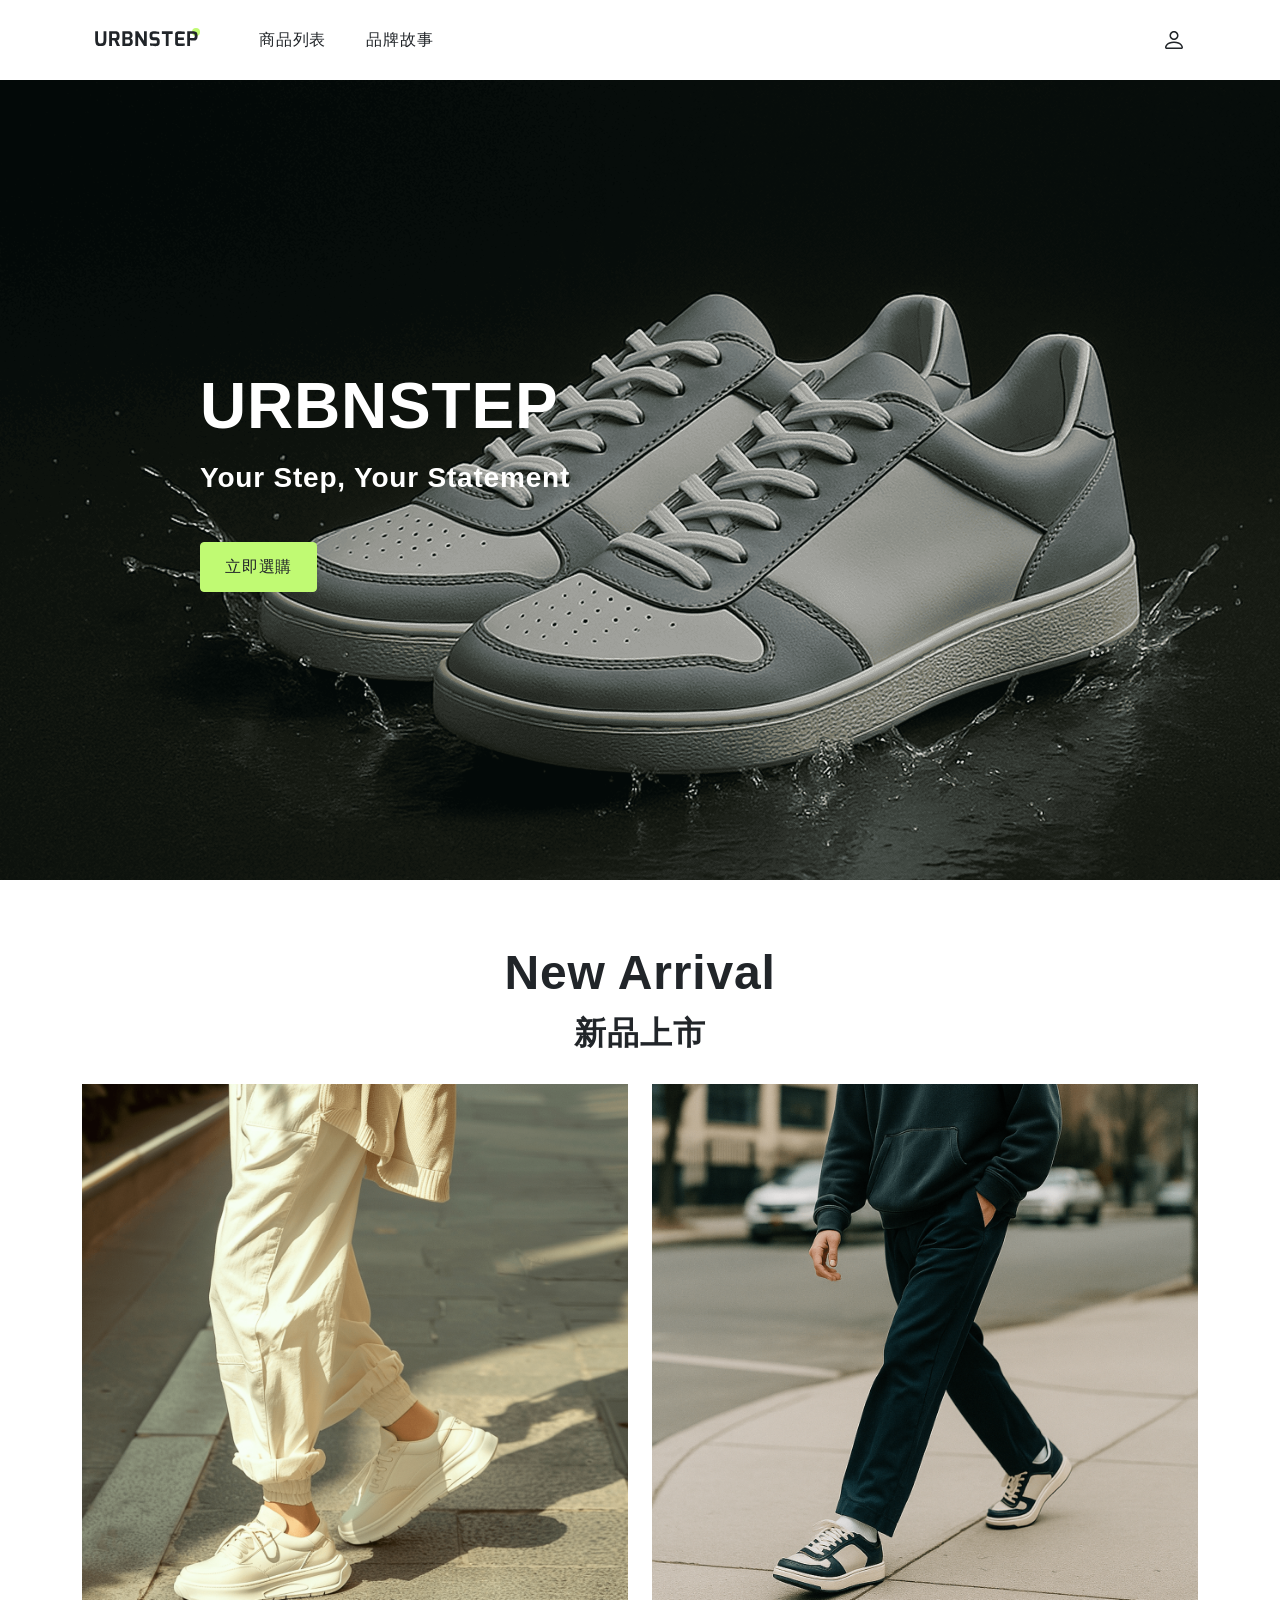
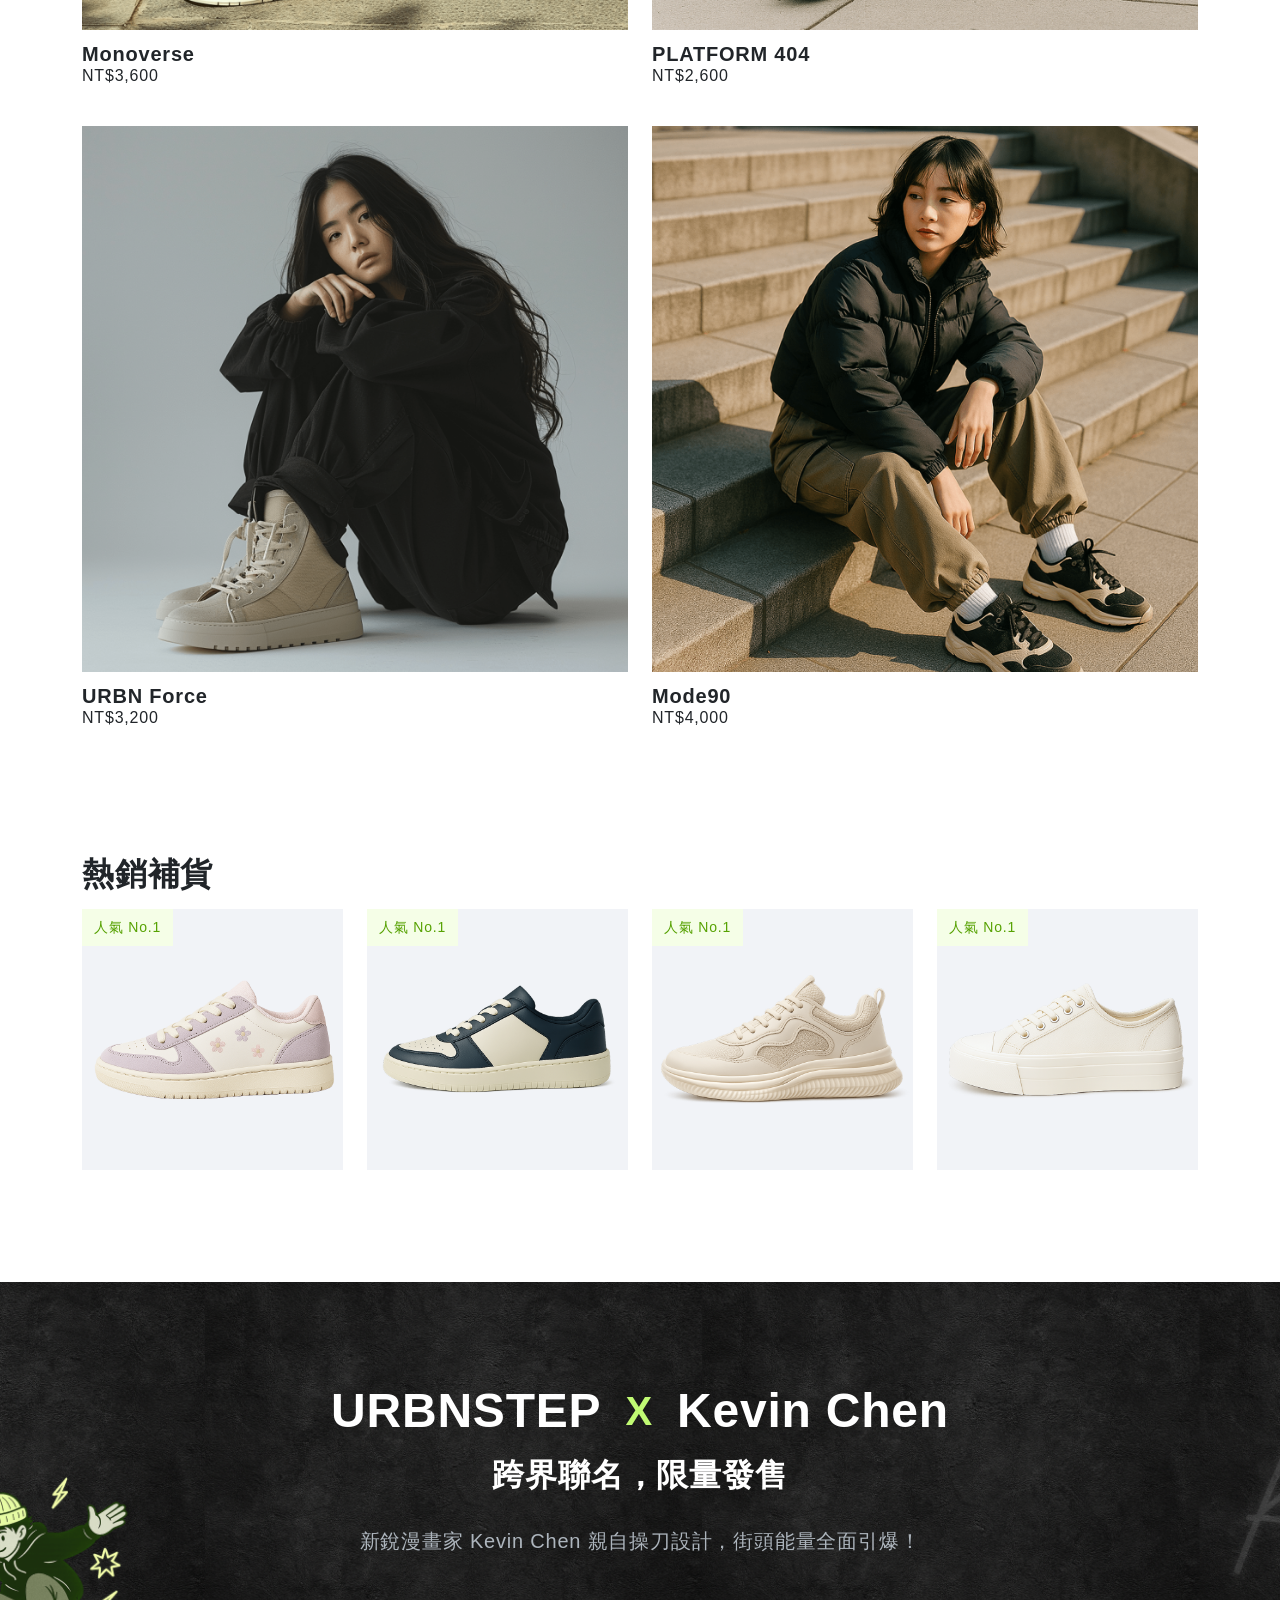
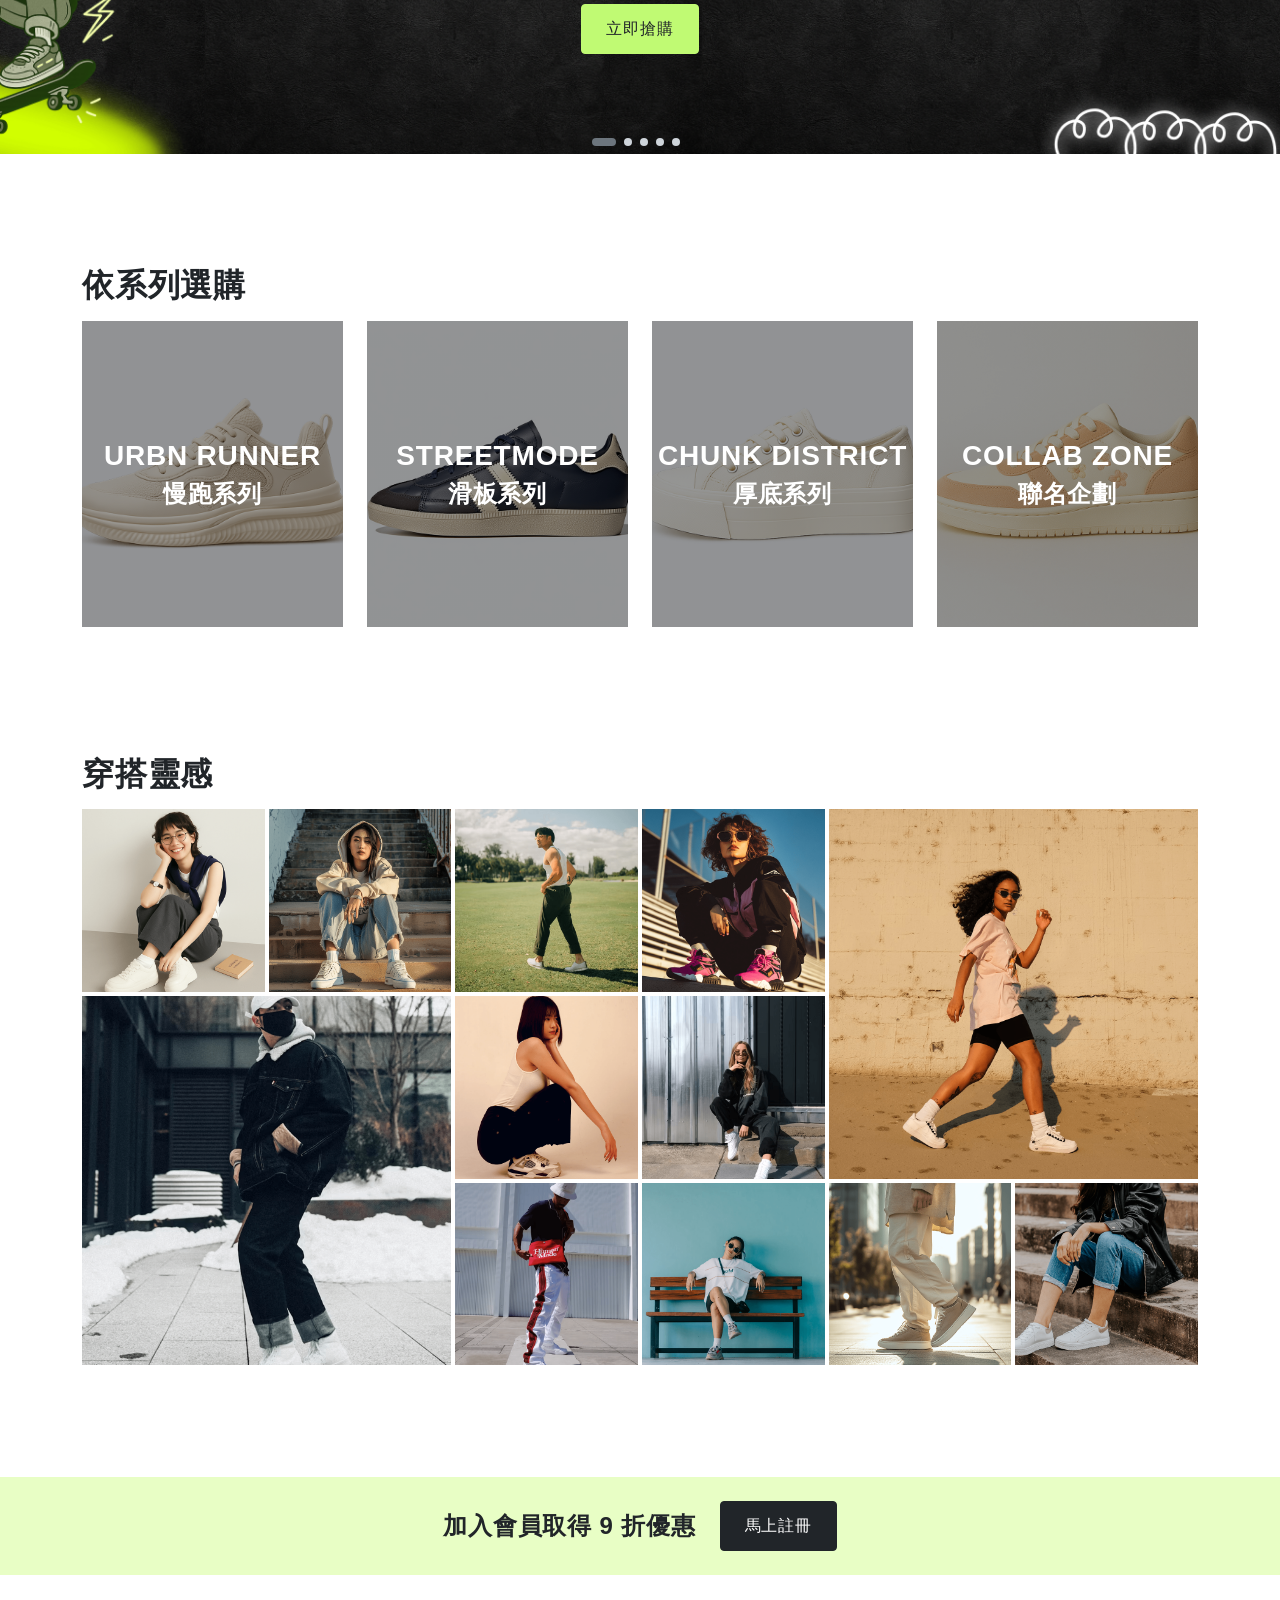
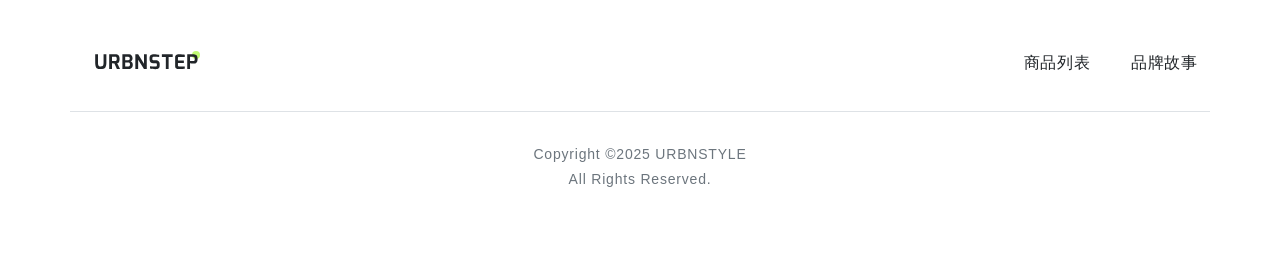
<file: index.html>
<!doctype html>
<html lang="en">
  <head>
    <meta charset="UTF-8" />
    <meta name="viewport" content="width=device-width, initial-scale=1.0" />
    <title>首頁</title>
    <link rel="stylesheet" href="./css/style/all.css" />
  </head>
  <body>
    <!-- header -->
    <header>
      <!-- 電腦版 -->
      <nav class="container py-sm-4 py-3">
        <ul
          class="list-unstyled d-flex justify-content-between align-items-center"
        >
          <li>
            <ul class="list-unstyled d-flex align-items-center">
              <li class="me-8">
                <a href="./index.html">
                  <img src="./img/svg/logo/logo.svg" alt="品牌標誌" />
                </a>
              </li>
              <li class="me-7 d-none d-sm-flex">
                <a
                  class="py-3 fs-6 text-neutral-900 fw-medium"
                  href="./products_list.html"
                  >商品列表</a
                >
              </li>
              <li class="me-7 d-none d-sm-flex">
                <a
                  class="py-3 fs-6 text-neutral-900 fw-medium"
                  href="./brand.html"
                  >品牌故事</a
                >
              </li>
            </ul>
          </li>
          <li>
            <a class="p-3" href="./login.html">
              <img src="./img/svg/icon/person.svg" alt="會員登入標誌" />
            </a>
          </li>
        </ul>
      </nav>
      <!-- 手機版 -->
      <nav class="d-sm-none">
        <ul class="list-unstyled d-flex text-center">
          <li class="flex-grow-1">
            <a class="py-3 btn-primary-200 active-1" href="./products_list.html"
              >商品列表</a
            >
          </li>
          <li class="flex-grow-1">
            <a class="py-3 btn-primary-200" href="./brand.html">品牌故事</a>
          </li>
        </ul>
      </nav>
      <!-- hero  -->
      <section class="py-12 ps-md-13 px-5 bg-md-hero bg-hero">
        <div>
          <div class="mb-md-8 mb-6">
            <div class="mb-md-4 mb-2">
              <h2 class="display-md-1 display-2 text-neutral-0 fw-bold lh-1p2">
                URBNSTEP
              </h2>
            </div>
            <h2 class="fs-md-3 fs-5 text-neutral-0 fw-bold lh-1p2">
              Your Step, Your Statement
            </h2>
          </div>
          <a class="btn btn-large btn-primary" href="./products_list.html"
            >立即選購</a
          >
        </div>
      </section>
    </header>
    <!-- main -->
    <main class="py-md-10 py-7">
      <!-- new arrival -->
      <section class="container pb-md-10 pb-7">
        <!-- 標題 -->
        <div class="text-center mb-md-6 mb-5">
          <div class="mb-md-3 mb-2">
            <h2 class="display-md-2 fs-2 text-neutral-900 fw-bold lh-1p2">
              New Arrival
            </h2>
          </div>
          <h2 class="fs-md-2 fs-4 text-neutral-900 fw-bold lh-1p2">新品上市</h2>
        </div>
        <!-- 商品列表 -->
        <ul
          class="list-unstyled row row-cols-2 row-gap-md-7 row-gap-5 mx-md-n3 mx-n17"
        >
          <li class="col px-md-3 px-17">
            <a href="./product_detail.html">
              <div class="mb-md-3 mb-2">
                <img src="./img/new-1.png" alt="商品照片" title="商品照片" />
              </div>
              <div>
                <h3 class="fs-md-5 fs-6 text-neutral-900 fw-bold lh-1p2">
                  Monoverse
                </h3>
                <h3 class="fs-6 text-neutral-900 fs-medium">NT$3,600</h3>
              </div>
            </a>
          </li>
          <li class="col px-md-3 px-17">
            <a href="./product_detail.html">
              <div class="mb-md-3 mb-2">
                <img src="./img/new-2.png" alt="商品照片" title="商品照片" />
              </div>
              <div>
                <h3 class="fs-md-5 fs-6 text-neutral-900 fw-bold lh-1p2">
                  PLATFORM 404
                </h3>
                <h3 class="fs-6 text-neutral-900 fs-medium">NT$2,600</h3>
              </div>
            </a>
          </li>
          <li class="col px-md-3 px-17">
            <a href="./product_detail.html">
              <div class="mb-md-3 mb-2">
                <img src="./img/new-3.png" alt="商品照片" title="商品照片" />
              </div>
              <div>
                <h3 class="fs-md-5 fs-6 text-neutral-900 fw-bold lh-1p2">
                  URBN Force
                </h3>
                <h3 class="fs-6 text-neutral-900 fs-medium">NT$3,200</h3>
              </div>
            </a>
          </li>
          <li class="col px-md-3 px-17">
            <a href="./product_detail.html">
              <div class="mb-md-3 mb-2">
                <img src="./img/new-4.png" alt="商品照片" title="商品照片" />
              </div>
              <div>
                <h3 class="fs-md-5 fs-6 text-neutral-900 fw-bold lh-1p2">
                  Mode90
                </h3>
                <h3 class="fs-6 text-neutral-900 fs-medium">NT$4,000</h3>
              </div>
            </a>
          </li>
        </ul>
      </section>
      <!-- 熱銷補貨 -->
      <section class="container py-md-10 py-7">
        <!-- 標題 -->
        <div class="mb-4">
          <h2 class="fs-md-2 fs-4 text-neutral-900 fw-bold lh-1p2">熱銷補貨</h2>
        </div>
        <!-- 商品列表 -->
        <ul
          class="list-unstyled row row-cols-md-4 row-cols-1 mx-md-n3 mx-n2 no-scrollbar flex-nowrap"
        >
          <li class="col px-md-3 px-2">
            <a href="./product_detail.html">
              <div class="position-relative">
                <img
                  src="./img/product-3.png"
                  alt="商品圖片"
                  title="商品圖片"
                />
                <span
                  class="py-2 px-3 position-absolute top-0 start-0 fs-7 text-primary-400 fw-medium bg-primary-100"
                  >人氣 No.1</span
                >
              </div>
            </a>
          </li>
          <li class="col px-md-3 px-2">
            <a href="./product_detail.html">
              <div class="position-relative">
                <img src="./img/product.png" alt="商品圖片" title="商品圖片" />
                <span
                  class="py-2 px-3 position-absolute top-0 start-0 fs-7 text-primary-400 fw-medium bg-primary-100"
                  >人氣 No.1</span
                >
              </div>
            </a>
          </li>
          <li class="col px-md-3 px-2">
            <a href="./product_detail.html">
              <div class="position-relative">
                <img
                  src="./img/product-6.png"
                  alt="商品圖片"
                  title="商品圖片"
                />
                <span
                  class="py-2 px-3 position-absolute top-0 start-0 fs-7 text-primary-400 fw-medium bg-primary-100"
                  >人氣 No.1</span
                >
              </div>
            </a>
          </li>
          <li class="col px-md-3 px-2">
            <a href="./product_detail.html">
              <div class="position-relative">
                <img
                  src="./img/product-4.png"
                  alt="商品圖片"
                  title="商品圖片"
                />
                <span
                  class="py-2 px-3 position-absolute top-0 start-0 fs-7 text-primary-400 fw-medium bg-primary-100"
                  >人氣 No.1</span
                >
              </div>
            </a>
          </li>
        </ul>
      </section>
      <!-- 聯名 -->
      <section class="py-md-8 py-5">
        <!-- 標題、CTA -->
        <div class="bg-cobrand pt-md-14 pb-md-2 py-10 px-3">
          <div class="text-center mb-sm-15">
            <div class="mb-sm-8 mb-6">
              <div class="mb-4">
                <h2
                  class="display-sm-2 fs-2 text-neutral-0 fw-bold lh-1p2 d-flex justify-content-center align-items-center flex-md-row flex-column row-gap-2"
                >
                  URBNSTEP<span
                    class="px-5 fs-sm-1 fs-3 text-primary-300 fw-bold lh-1p2"
                    >X</span
                  >Kevin Chen
                </h2>
              </div>
              <div class="mb-md-6 mb-5">
                <h2 class="fs-sm-2 fs-5 text-neutral-0 fw-bold lh-1p2">
                  跨界聯名，限量發售
                </h2>
              </div>
              <p class="fs-md-5 fs-6 text-neutral-500 fw-normal">
                新銳漫畫家 Kevin Chen 親自操刀設計，街頭能量全面引爆！
              </p>
            </div>
            <a class="btn btn-large btn-primary" href="./products_list.html">
              立即搶購
            </a>
          </div>
          <!-- 分頁按鈕 -->
          <ul
            class="list-unstyled d-flex justify-content-center d-md-flex d-none"
          >
            <li class="me-2">
              <a class="py-1 px-3 bg-neutral-600 rounded-pill" href=""></a>
            </li>
            <li class="me-2">
              <a class="py-1 px-1 bg-neutral-400 rounded-pill" href=""></a>
            </li>
            <li class="me-2">
              <a class="py-1 px-1 bg-neutral-400 rounded-pill" href=""></a>
            </li>
            <li class="me-2">
              <a class="py-1 px-1 bg-neutral-400 rounded-pill" href=""></a>
            </li>
            <li class="me-2">
              <a class="py-1 px-1 bg-neutral-400 rounded-pill" href=""></a>
            </li>
          </ul>
        </div>
      </section>
      <!-- 系列 -->
      <section class="container py-md-10 py-7">
        <!-- 標題 -->
        <div class="mb-4">
          <h2 class="fs-md-2 fs-4 text-neutral-900 fw-bold lh-1p2">
            依系列選購
          </h2>
        </div>
        <!-- 商品列表 -->
        <ul
          class="list-unstyled row row-cols-xl-4 row-cols-2 mx-md-n3 mx-n17 row-gap-xl-0 row-gap-md-5 row-gap-3"
        >
          <li class="col px-md-3 px-17">
            <a href="./products_list.html">
              <div class="py-md-16 py-18 bg-shoes-1">
                <div class="text-center">
                  <div class="mb-2">
                    <p class="fs-md-3 fs-6 text-neutral-0 fw-bold lh-1p2">
                      URBN RUNNER
                    </p>
                  </div>
                  <p class="fs-md-4 fs-6 text-neutral-0 fw-bold lh-1p2">
                    慢跑系列
                  </p>
                </div>
              </div>
            </a>
          </li>
          <li class="col px-md-3 px-17">
            <a href="./products_list.html">
              <div class="py-md-16 py-18 bg-shoes-2">
                <div class="text-center">
                  <div class="mb-2">
                    <p class="fs-md-3 fs-6 text-neutral-0 fw-bold lh-1p2">
                      STREETMODE
                    </p>
                  </div>
                  <p class="fs-md-4 fs-6 text-neutral-0 fw-bold lh-1p2">
                    滑板系列
                  </p>
                </div>
              </div>
            </a>
          </li>
          <li class="col px-md-3 px-17">
            <a href="./products_list.html">
              <div class="py-md-16 py-18 bg-shoes-3">
                <div class="text-center">
                  <div class="mb-2">
                    <p class="fs-md-3 fs-6 text-neutral-0 fw-bold lh-1p2">
                      CHUNK DISTRICT
                    </p>
                  </div>
                  <p class="fs-md-4 fs-6 text-neutral-0 fw-bold lh-1p2">
                    厚底系列
                  </p>
                </div>
              </div>
            </a>
          </li>
          <li class="col px-md-3 px-17">
            <a href="./products_list.html">
              <div class="py-md-16 py-18 bg-shoes-4">
                <div class="text-center">
                  <div class="mb-2">
                    <p class="fs-md-3 fs-6 text-neutral-0 fw-bold lh-1p2">
                      COLLAB ZONE
                    </p>
                  </div>
                  <p class="fs-md-4 fs-6 text-neutral-0 fw-bold lh-1p2">
                    聯名企劃
                  </p>
                </div>
              </div>
            </a>
          </li>
        </ul>
      </section>
      <!-- 穿搭 -->
      <section class="container pt-md-10 pt-7">
        <!-- 標題 -->
        <div class="mb-4">
          <h2 class="fs-md-2 fs-4 text-neutral-900 fw-bold lh-1p2">穿搭靈感</h2>
        </div>
        <!-- 照片 -->
        <div>
          <ul class="list-unstyled d-flex gap-sm-1 gap-4 no-scrollbar">
            <li
              class="d-flex gap-sm-1 gap-4 flex-sm-column flex-nowrap flex-shrink-0 flex-sm-shrink-1"
            >
              <div class="d-flex gap-sm-1 gap-4">
                <a
                  class="flex-shrink-0 flex-sm-shrink-1 max-width-1"
                  href="./products_list.html"
                >
                  <img src="./img/inspiration-1.png" alt="照片" title="照片" />
                </a>
                <a
                  class="flex-shrink-0 flex-sm-shrink-1 max-width-1"
                  href="/products_list.html"
                >
                  <img src="./img/inspiration-2.png" alt="照片" title="照片" />
                </a>
              </div>
              <a
                class="flex-shrink-0 flex-sm-shrink-1 max-width-1 max-width-sm-2"
                href="/products_list.html"
              >
                <img src="./img/inspiration-3.png" alt="照片" title="照片" />
              </a>
            </li>
            <li
              class="d-flex gap-sm-1 gap-4 flex-sm-column flex-shrink-0 flex-sm-shrink-1"
            >
              <div class="d-flex gap-sm-1 gap-4">
                <a
                  class="flex-shrink-0 flex-sm-shrink-1 max-width-1"
                  href="/products_list.html"
                >
                  <img src="./img/inspiration-4.png" alt="照片" title="照片" />
                </a>
                <a
                  class="flex-shrink-0 flex-sm-shrink-1 max-width-1"
                  href="/products_list.html"
                >
                  <img src="./img/inspiration-5.png" alt="照片" title="照片" />
                </a>
              </div>
              <div class="d-flex gap-sm-1 gap-4">
                <a
                  class="flex-shrink-0 flex-sm-shrink-1 max-width-1"
                  href="/products_list.html"
                >
                  <img src="./img/inspiration-6.png" alt="照片" title="照片" />
                </a>
                <a
                  class="flex-shrink-0 flex-sm-shrink-1 max-width-1"
                  href="/products_list.html"
                >
                  <img src="./img/inspiration-7.png" alt="照片" title="照片" />
                </a>
              </div>
              <div class="d-flex gap-sm-1 gap-4">
                <a
                  class="flex-shrink-0 flex-sm-shrink-1 max-width-1"
                  href="/products_list.html"
                >
                  <img src="./img/inspiration-8.png" alt="照片" title="照片" />
                </a>
                <a
                  class="flex-shrink-0 flex-sm-shrink-1 max-width-1"
                  href="/products_list.html"
                >
                  <img src="./img/inspiration-9.png" alt="照片" title="照片" />
                </a>
              </div>
            </li>
            <li
              class="d-flex gap-sm-1 gap-4 flex-sm-column flex-shrink-0 flex-sm-shrink-1"
            >
              <a
                class="flex-shrink-0 flex-sm-shrink-1 max-width-1 max-width-sm-2"
                href="/products_list.html"
              >
                <img src="./img/inspiration-10.png" alt="照片" title="照片" />
              </a>
              <div class="d-flex gap-sm-1 gap-4">
                <a
                  class="flex-shrink-0 flex-sm-shrink-1 max-width-1"
                  href="/products_list.html"
                >
                  <img src="./img/inspiration-11.png" alt="照片" title="照片" />
                </a>
                <a
                  class="flex-shrink-0 flex-sm-shrink-1 max-width-1"
                  href="/products_list.html"
                >
                  <img src="./img/inspiration-12.png" alt="照片" title="照片" />
                </a>
              </div>
            </li>
          </ul>
        </div>
      </section>
    </main>
    <!-- footer -->
    <footer class="">
      <!-- 優惠 -->
      <section class="pt-sm-8 pt-5">
        <div
          class="py-5 bg-primary-200 d-flex gap-5 justify-content-center align-items-center"
        >
          <h2 class="fs-sm-4 fs-5 text-neutral-900 fw-bold lh-1p2">
            加入會員取得 9 折優惠
          </h2>
          <a class="btn btn-large btn-neutral-filled" href="./login.html">
            馬上註冊
          </a>
        </div>
      </section>
      <section class="py-sm-10 py-6 px-3">
        <!-- 選單 -->
        <nav class="lisy-unstyled container pb-5 border-bottom">
          <ul
            class="list-unstyled d-flex justify-content-sm-between align-items-sm-center flex-sm-row flex-column"
          >
            <li class="me-8">
              <a href="./index.html">
                <img src="./img/svg/logo/logo.svg" alt="品牌標誌" />
              </a>
            </li>
            <li
              class="d-flex justify-content-sm-center align-items-sm-center flex-sm-row flex-column"
            >
              <a
                class="me-7 py-3 ps-sm-0 ps-3 fs-6 text-neutral-900 fw-medium"
                href="./products_list.html"
                >商品列表</a
              >
              <a
                class="py-3 fs-6 ps-sm-0 ps-3 text-neutral-900 fw-medium"
                href="./brand.html"
                >品牌故事</a
              >
            </li>
          </ul>
        </nav>
        <!-- copyright -->
        <div class="pt-6 text-center">
          <div class="mb-1">
            <p class="fs-7 text-neutral-600 fw-normal">
              Copyright ©2025 URBNSTYLE
            </p>
          </div>
          <p class="fs-7 text-neutral-600 fw-normal">All Rights Reserved.</p>
        </div>
      </section>
    </footer>
  </body>
</html>
</file>
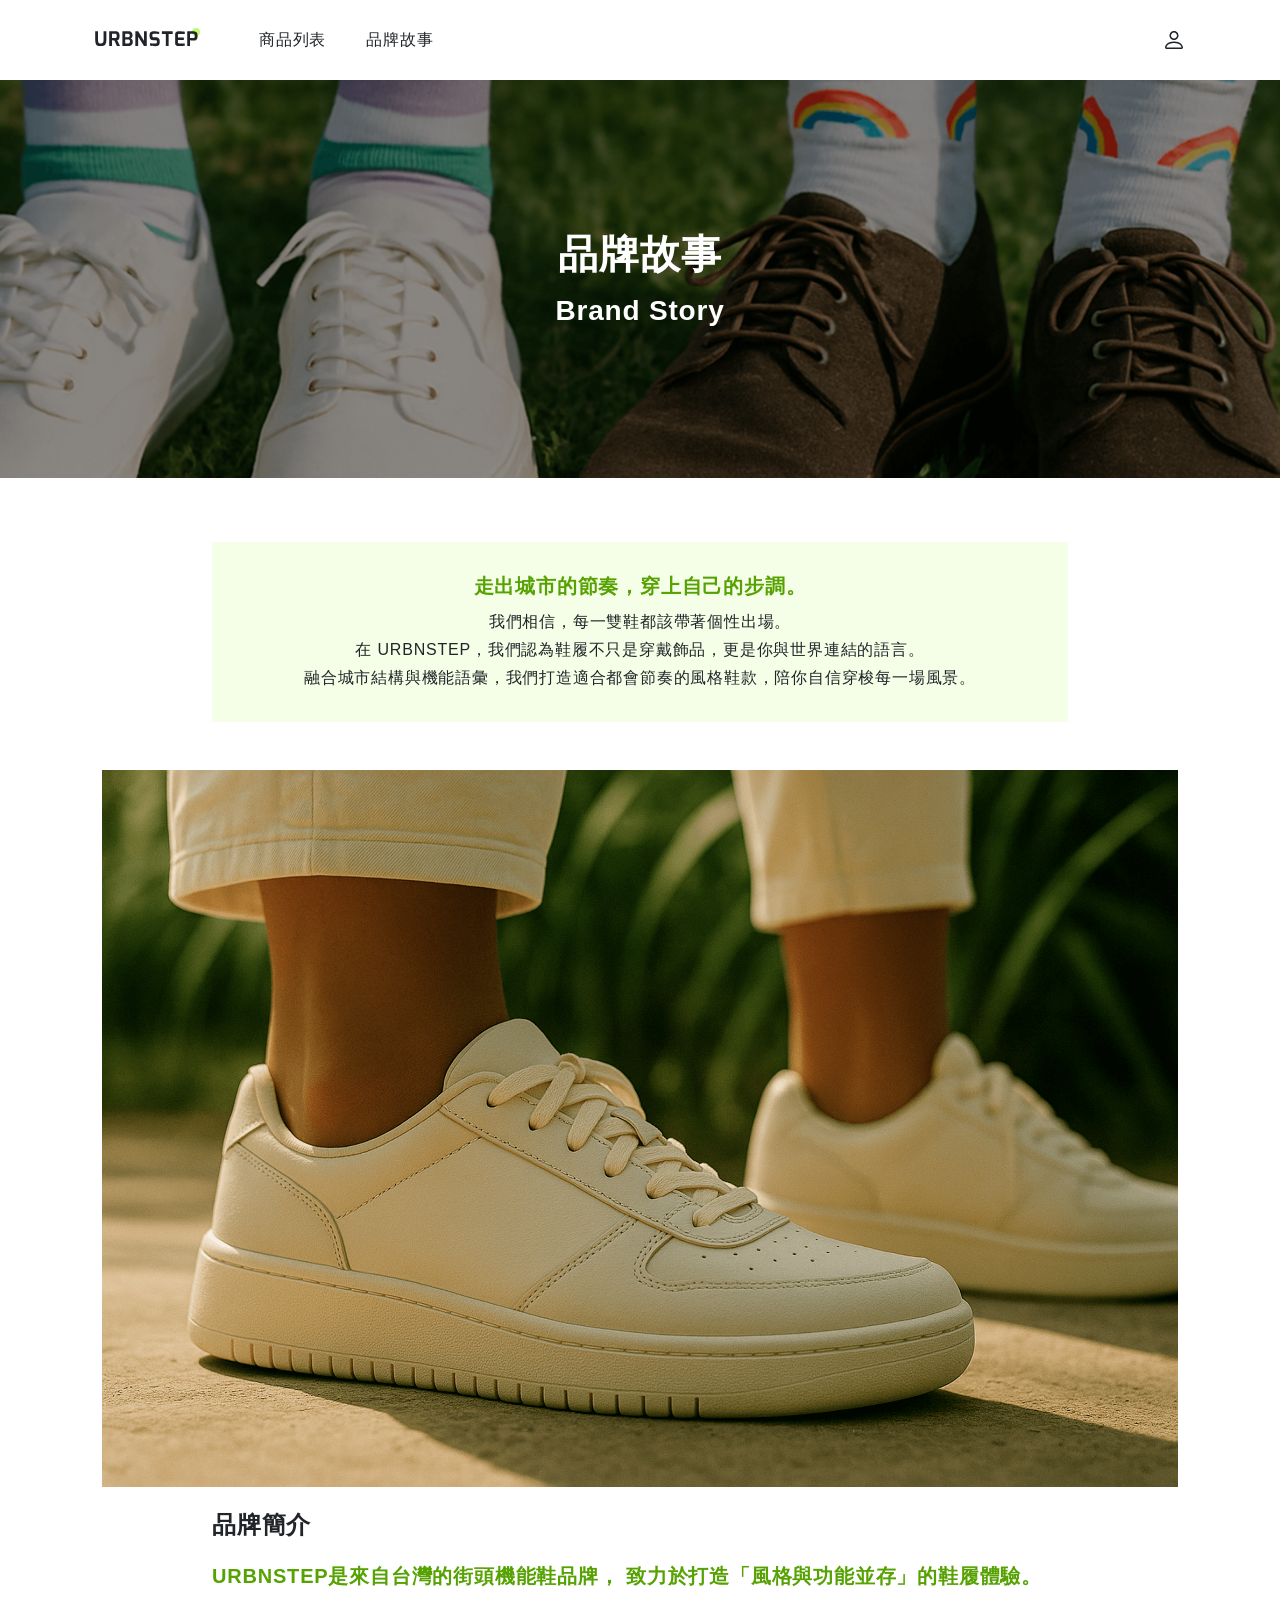
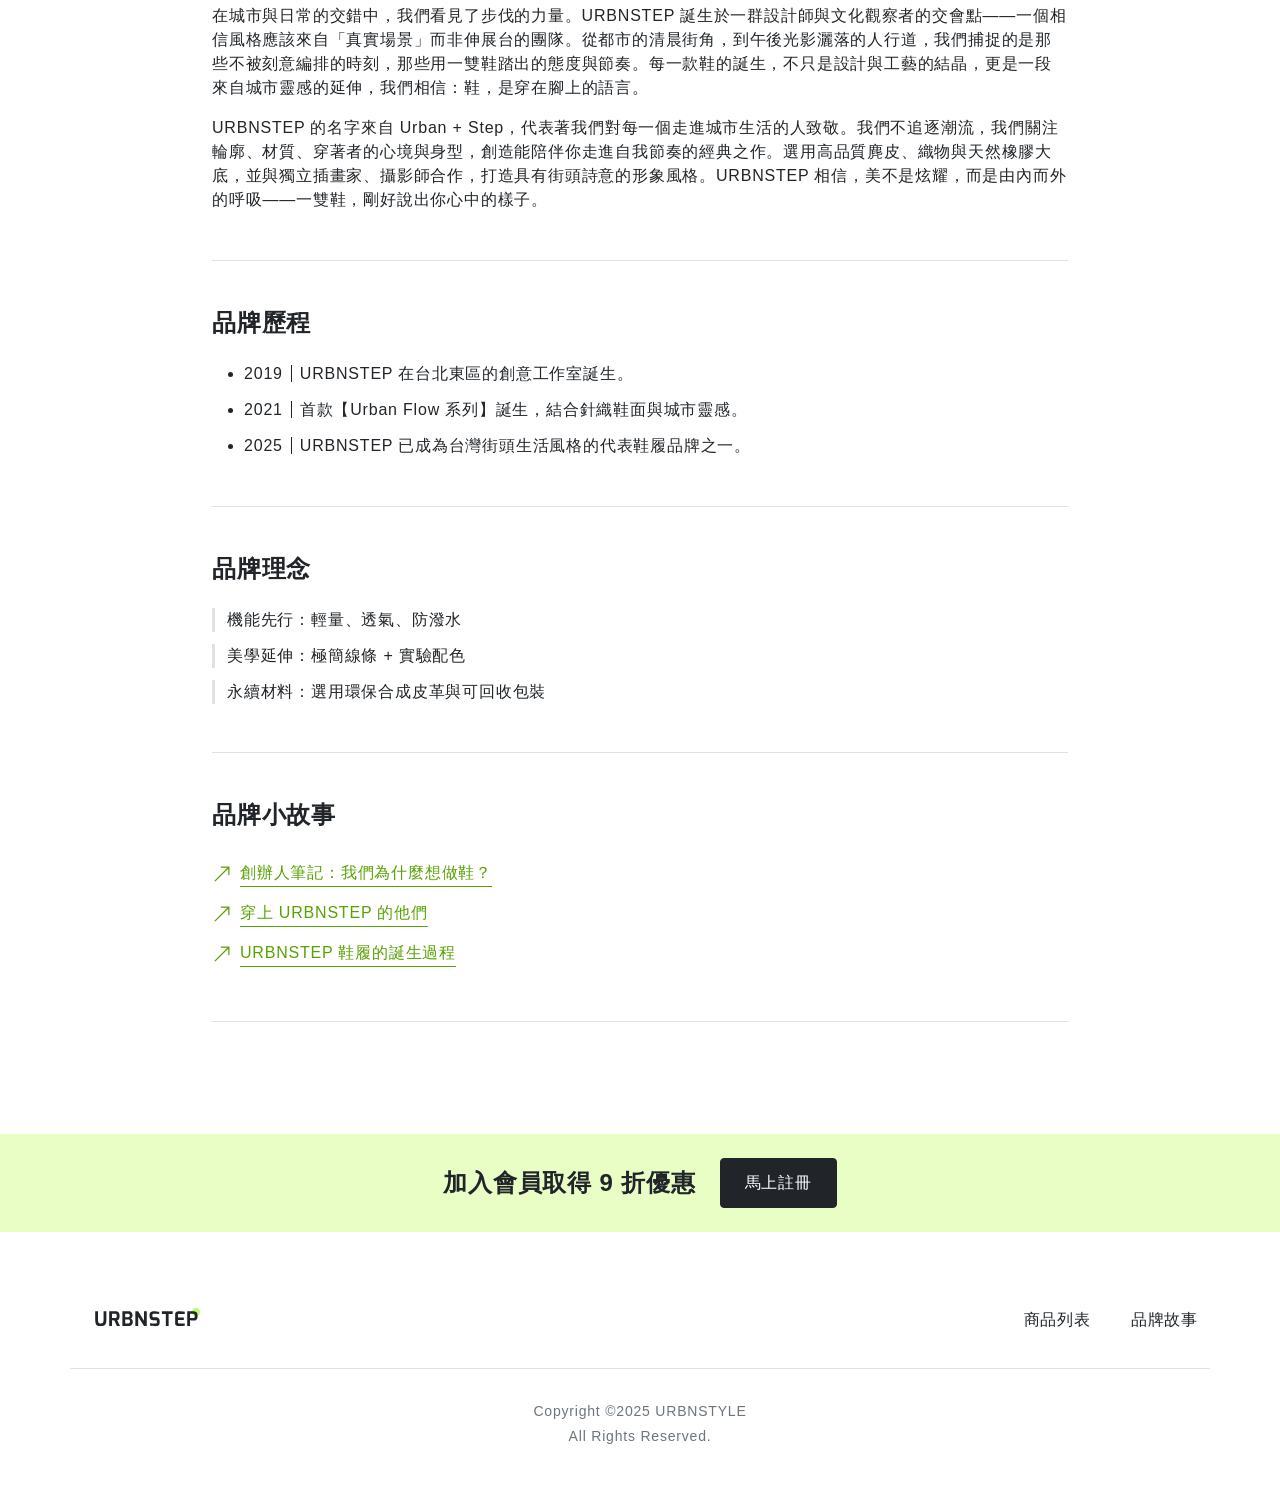
<file: brand.html>
<!doctype html>
<html lang="en">
  <head>
    <meta charset="UTF-8" />
    <meta name="viewport" content="width=device-width, initial-scale=1.0" />
    <title>品牌故事</title>
    <link rel="stylesheet" href="./css/style/all.css" />
  </head>
  <body>
    <!-- header -->
    <header>
      <!-- 電腦版 -->
      <nav class="container py-sm-4 py-3">
        <ul
          class="list-unstyled d-flex justify-content-between align-items-center"
        >
          <li>
            <ul class="list-unstyled d-flex align-items-center">
              <li class="me-8">
                <a href="./index.html">
                  <img src="./img/svg/logo/logo.svg" alt="品牌標誌" />
                </a>
              </li>
              <li class="me-7 d-none d-sm-flex">
                <a
                  class="py-3 fs-6 text-neutral-900 fw-medium"
                  href="./products_list.html"
                  >商品列表</a
                >
              </li>
              <li class="me-7 d-none d-sm-flex">
                <a
                  class="py-3 fs-6 text-neutral-900 fw-medium"
                  href="./brand.html"
                  >品牌故事</a
                >
              </li>
            </ul>
          </li>
          <li>
            <a class="p-3" href="./login.html">
              <img src="./img/svg/icon/person.svg" alt="會員登入標誌" />
            </a>
          </li>
        </ul>
      </nav>
      <!-- 手機版 -->
      <nav class="d-sm-none">
        <ul class="list-unstyled d-flex text-center">
          <li class="flex-grow-1">
            <a class="py-3 btn-primary-200 active-1" href="./products_list.html"
              >商品列表</a
            >
          </li>
          <li class="flex-grow-1">
            <a class="py-3 btn-primary-200" href="./brand.html">品牌故事</a>
          </li>
        </ul>
      </nav>
      <!-- hero  -->
      <section class="bg-brand bg-sm-brand py-sm-20 py-15">
        <h2
          class="d-flex flex-column justify-content-center align-items-center gap-4"
        >
          <span class="fs-sm-1 fs-3 text-neutral-0 fw-bold lh-1p2"
            >品牌故事</span
          >
          <span class="fs-sm-3 fs-5 text-neutral-0 fw-bold lh-1p2"
            >Brand Story</span
          >
        </h2>
      </section>
    </header>
    <!-- main -->
    <main class="py-sm-10 py-6 px-3">
      <!-- 標語 -->
      <section
        class="container bg-primary-100 py-6 mb-sm-8 mb-6 text-sm-center max-width-11"
      >
        <!-- 標題 -->
        <div class="mb-3">
          <h2 class="fs-5 text-primary-400 fw-bold lh-1p2">
            走出城市的節奏，穿上自己的步調。
          </h2>
        </div>
        <!-- 內容 -->
        <div class="d-flex flex-column gap-1">
          <p class="fs-6 text-neutral-900 fw-normal">
            我們相信，每一雙鞋都該帶著個性出場。
          </p>
          <p class="fs-6 text-neutral-900 fw-normal">
            在 URBNSTEP，我們認為鞋履不只是穿戴飾品，更是你與世界連結的語言。
          </p>
          <p class="fs-6 text-neutral-900 fw-normal">
            融合城市結構與機能語彙，我們打造適合都會節奏的風格鞋款，陪你自信穿梭每一場風景。
          </p>
        </div>
      </section>
      <!-- 圖片 -->
      <section class="container max-width-12 mb-sm-5 mb-4 px-0">
        <img src="./img/about.png" alt="商品" />
      </section>
      <!-- 介紹 -->
      <section class="container px-0 max-width-11">
        <ul class="list-unstyled d-flex flex-column gap-sm-8 gap-6">
          <!-- 品牌簡介 -->
          <li class="border-bottom pb-sm-8 pb-4">
            <!-- 標題 -->
            <div class="mb-sm-5 mb-4">
              <h2 class="fs-sm-4 fs-5 text-neutral-900 fw-bold lh-1p2">
                品牌簡介
              </h2>
            </div>
            <!-- 說明 -->
            <div class="d-flex flex-column gap-sm-4 gap-3">
              <h3 class="fs-sm-5 fs-6 text-primary-400 fw-bold lh-1p2">
                <span class="mb-2 d-block d-sm-inline"
                  >URBNSTEP是來自台灣的街頭機能鞋品牌，</span
                ><span> 致力於打造「風格與功能並存」的鞋履體驗。</span>
              </h3>
              <p class="fs-6 text-neutral-900 fw-normal">
                在城市與日常的交錯中，我們看見了步伐的力量。URBNSTEP
                誕生於一群設計師與文化觀察者的交會點——一個相信風格應該來自「真實場景」而非伸展台的團隊。從都市的清晨街角，到午後光影灑落的人行道，我們捕捉的是那些不被刻意編排的時刻，那些用一雙鞋踏出的態度與節奏。每一款鞋的誕生，不只是設計與工藝的結晶，更是一段來自城市靈感的延伸，我們相信：鞋，是穿在腳上的語言。
              </p>
              <p class="fs-6 text-neutral-900 fw-normal">
                URBNSTEP 的名字來自 Urban +
                Step，代表著我們對每一個走進城市生活的人致敬。我們不追逐潮流，我們關注輪廓、材質、穿著者的心境與身型，創造能陪伴你走進自我節奏的經典之作。選用高品質麂皮、織物與天然橡膠大底，並與獨立插畫家、攝影師合作，打造具有街頭詩意的形象風格。URBNSTEP
                相信，美不是炫耀，而是由內而外的呼吸——一雙鞋，剛好說出你心中的樣子。
              </p>
            </div>
          </li>
          <!-- 品牌歷程 -->
          <li class="border-bottom pb-sm-8 pb-6">
            <!-- 標題 -->
            <div class="mb-sm-5 mb-4">
              <h2 class="fs-sm-4 fs-5 text-neutral-900 fw-bold lh-1p2">
                品牌歷程
              </h2>
            </div>
            <!-- 內容 -->
            <ul class="d-flex flex-column gap-3">
              <li class="fs-6 text-neutral-900 fw-normal">
                <span class="border-end border-neutral-900 pe-2">2019</span
                ><span class="ps-2">URBNSTEP 在台北東區的創意工作室誕生。</span>
              </li>
              <li class="fs-6 text-neutral-900 fw-normal">
                <span class="border-end border-neutral-900 pe-2">2021</span
                ><span class="ps-2"
                  >首款【Urban Flow 系列】誕生，結合針織鞋面與城市靈感。</span
                >
              </li>
              <li class="fs-6 text-neutral-900 fw-normal">
                <span class="border-end border-neutral-900 pe-2">2025</span
                ><span class="ps-2"
                  >URBNSTEP 已成為台灣街頭生活風格的代表鞋履品牌之一。</span
                >
              </li>
            </ul>
          </li>
          <!-- 品牌理念 -->
          <li class="border-bottom pb-sm-8 pb-6">
            <!-- 標題 -->
            <div class="mb-sm-5 mb-4">
              <h2 class="fs-md-4 fs-5 text-neutral-900 fw-bold lh-1p2">
                品牌理念
              </h2>
            </div>
            <!-- 內容 -->
            <ul class="list-unstyled d-flex flex-column gap-3">
              <li
                class="fs-6 text-neutral-900 fw-normal ps-3 border-start border-3 border-neutral-300"
              >
                機能先行：輕量、透氣、防潑水
              </li>
              <li
                class="fs-6 text-neutral-900 fw-normal ps-3 border-start border-3 border-neutral-300"
              >
                美學延伸：極簡線條 + 實驗配色
              </li>
              <li
                class="fs-6 text-neutral-900 fw-normal ps-3 border-start border-3 border-neutral-300"
              >
                永續材料：選用環保合成皮革與可回收包裝
              </li>
            </ul>
          </li>
          <!-- 品牌小故事 -->
          <li class="border-bottom pb-sm-8 pb-6">
            <!-- 標題   -->
            <div class="mb-sm-5 mb-4">
              <h2 class="fs-md-4 fs-5 text-neutral-900 fw-bold lh-1p2">
                品牌小故事
              </h2>
            </div>
            <!-- 內容 -->
            <ul class="list-unstyled d-flex flex-column">
              <li class="fs-6 text-neutral-900 fw-normal py-2">
                <a
                  class="story text-primary-400 text-decoration-underline"
                  href="#"
                >
                  <span class="me-2"
                    ><svg
                      width="20"
                      height="20"
                      viewBox="0 0 20 20"
                      fill="none"
                      xmlns="http://www.w3.org/2000/svg"
                    >
                      <path
                        fill-rule="evenodd"
                        clip-rule="evenodd"
                        d="M17.5008 3.125C17.5008 2.95924 17.4349 2.80027 17.3177 2.68306C17.2005 2.56585 17.0415 2.5 16.8758 2.5H9.37579C9.21003 2.5 9.05106 2.56585 8.93385 2.68306C8.81664 2.80027 8.75079 2.95924 8.75079 3.125C8.75079 3.29076 8.81664 3.44973 8.93385 3.56694C9.05106 3.68415 9.21003 3.75 9.37579 3.75H15.367L2.68329 16.4325C2.62518 16.4906 2.57908 16.5596 2.54764 16.6355C2.51619 16.7114 2.5 16.7928 2.5 16.875C2.5 16.9572 2.51619 17.0386 2.54764 17.1145C2.57908 17.1904 2.62518 17.2594 2.68329 17.3175C2.7414 17.3756 2.81039 17.4217 2.88631 17.4532C2.96223 17.4846 3.04361 17.5008 3.12579 17.5008C3.20797 17.5008 3.28934 17.4846 3.36527 17.4532C3.44119 17.4217 3.51018 17.3756 3.56829 17.3175L16.2508 4.63375V10.625C16.2508 10.7908 16.3166 10.9497 16.4338 11.0669C16.5511 11.1842 16.71 11.25 16.8758 11.25C17.0415 11.25 17.2005 11.1842 17.3177 11.0669C17.4349 10.9497 17.5008 10.7908 17.5008 10.625V3.125Z"
                        fill="currentColor"
                      /></svg></span
                  ><span>創辦人筆記：我們為什麼想做鞋？</span>
                </a>
              </li>
              <li class="fs-6 text-neutral-900 fw-normal py-2">
                <a
                  class="story text-primary-400 text-decoration-underline"
                  href="#"
                >
                  <span class="me-2"
                    ><svg
                      width="20"
                      height="20"
                      viewBox="0 0 20 20"
                      fill="none"
                      xmlns="http://www.w3.org/2000/svg"
                    >
                      <path
                        fill-rule="evenodd"
                        clip-rule="evenodd"
                        d="M17.5008 3.125C17.5008 2.95924 17.4349 2.80027 17.3177 2.68306C17.2005 2.56585 17.0415 2.5 16.8758 2.5H9.37579C9.21003 2.5 9.05106 2.56585 8.93385 2.68306C8.81664 2.80027 8.75079 2.95924 8.75079 3.125C8.75079 3.29076 8.81664 3.44973 8.93385 3.56694C9.05106 3.68415 9.21003 3.75 9.37579 3.75H15.367L2.68329 16.4325C2.62518 16.4906 2.57908 16.5596 2.54764 16.6355C2.51619 16.7114 2.5 16.7928 2.5 16.875C2.5 16.9572 2.51619 17.0386 2.54764 17.1145C2.57908 17.1904 2.62518 17.2594 2.68329 17.3175C2.7414 17.3756 2.81039 17.4217 2.88631 17.4532C2.96223 17.4846 3.04361 17.5008 3.12579 17.5008C3.20797 17.5008 3.28934 17.4846 3.36527 17.4532C3.44119 17.4217 3.51018 17.3756 3.56829 17.3175L16.2508 4.63375V10.625C16.2508 10.7908 16.3166 10.9497 16.4338 11.0669C16.5511 11.1842 16.71 11.25 16.8758 11.25C17.0415 11.25 17.2005 11.1842 17.3177 11.0669C17.4349 10.9497 17.5008 10.7908 17.5008 10.625V3.125Z"
                        fill="currentColor"
                      /></svg></span
                  ><span>穿上 URBNSTEP 的他們</span>
                </a>
              </li>
              <li class="fs-6 text-neutral-900 fw-normal py-2">
                <a
                  class="story text-primary-400 text-decoration-underline"
                  href="#"
                >
                  <span class="me-2"
                    ><svg
                      width="20"
                      height="20"
                      viewBox="0 0 20 20"
                      fill="none"
                      xmlns="http://www.w3.org/2000/svg"
                    >
                      <path
                        fill-rule="evenodd"
                        clip-rule="evenodd"
                        d="M17.5008 3.125C17.5008 2.95924 17.4349 2.80027 17.3177 2.68306C17.2005 2.56585 17.0415 2.5 16.8758 2.5H9.37579C9.21003 2.5 9.05106 2.56585 8.93385 2.68306C8.81664 2.80027 8.75079 2.95924 8.75079 3.125C8.75079 3.29076 8.81664 3.44973 8.93385 3.56694C9.05106 3.68415 9.21003 3.75 9.37579 3.75H15.367L2.68329 16.4325C2.62518 16.4906 2.57908 16.5596 2.54764 16.6355C2.51619 16.7114 2.5 16.7928 2.5 16.875C2.5 16.9572 2.51619 17.0386 2.54764 17.1145C2.57908 17.1904 2.62518 17.2594 2.68329 17.3175C2.7414 17.3756 2.81039 17.4217 2.88631 17.4532C2.96223 17.4846 3.04361 17.5008 3.12579 17.5008C3.20797 17.5008 3.28934 17.4846 3.36527 17.4532C3.44119 17.4217 3.51018 17.3756 3.56829 17.3175L16.2508 4.63375V10.625C16.2508 10.7908 16.3166 10.9497 16.4338 11.0669C16.5511 11.1842 16.71 11.25 16.8758 11.25C17.0415 11.25 17.2005 11.1842 17.3177 11.0669C17.4349 10.9497 17.5008 10.7908 17.5008 10.625V3.125Z"
                        fill="currentColor"
                      /></svg></span
                  ><span>URBNSTEP 鞋履的誕生過程</span>
                </a>
              </li>
            </ul>
          </li>
        </ul>
      </section>
    </main>
    <!-- footer -->
    <footer class="">
      <!-- 優惠 -->
      <section class="pt-sm-8 pt-5">
        <div
          class="py-5 bg-primary-200 d-flex gap-5 justify-content-center align-items-center"
        >
          <h2 class="fs-sm-4 fs-5 text-neutral-900 fw-bold lh-1p2">
            加入會員取得 9 折優惠
          </h2>
          <a class="btn btn-large btn-neutral-filled" href="./login.html">
            馬上註冊
          </a>
        </div>
      </section>
      <section class="py-sm-10 py-6 px-3">
        <!-- 選單 -->
        <nav class="lisy-unstyled container pb-5 border-bottom">
          <ul
            class="list-unstyled d-flex justify-content-sm-between align-items-sm-center flex-sm-row flex-column"
          >
            <li class="me-8">
              <a href="./index.html">
                <img src="./img/svg/logo/logo.svg" alt="品牌標誌" />
              </a>
            </li>
            <li
              class="d-flex justify-content-sm-center align-items-sm-center flex-sm-row flex-column"
            >
              <a
                class="me-7 py-3 ps-sm-0 ps-3 fs-6 text-neutral-900 fw-medium"
                href="./products_list.html"
                >商品列表</a
              >
              <a
                class="py-3 fs-6 ps-sm-0 ps-3 text-neutral-900 fw-medium"
                href="./brand.html"
                >品牌故事</a
              >
            </li>
          </ul>
        </nav>
        <!-- copyright -->
        <div class="pt-6 text-center">
          <div class="mb-1">
            <p class="fs-7 text-neutral-600 fw-normal">
              Copyright ©2025 URBNSTYLE
            </p>
          </div>
          <p class="fs-7 text-neutral-600 fw-normal">All Rights Reserved.</p>
        </div>
      </section>
    </footer>
  </body>
</html>
</file>
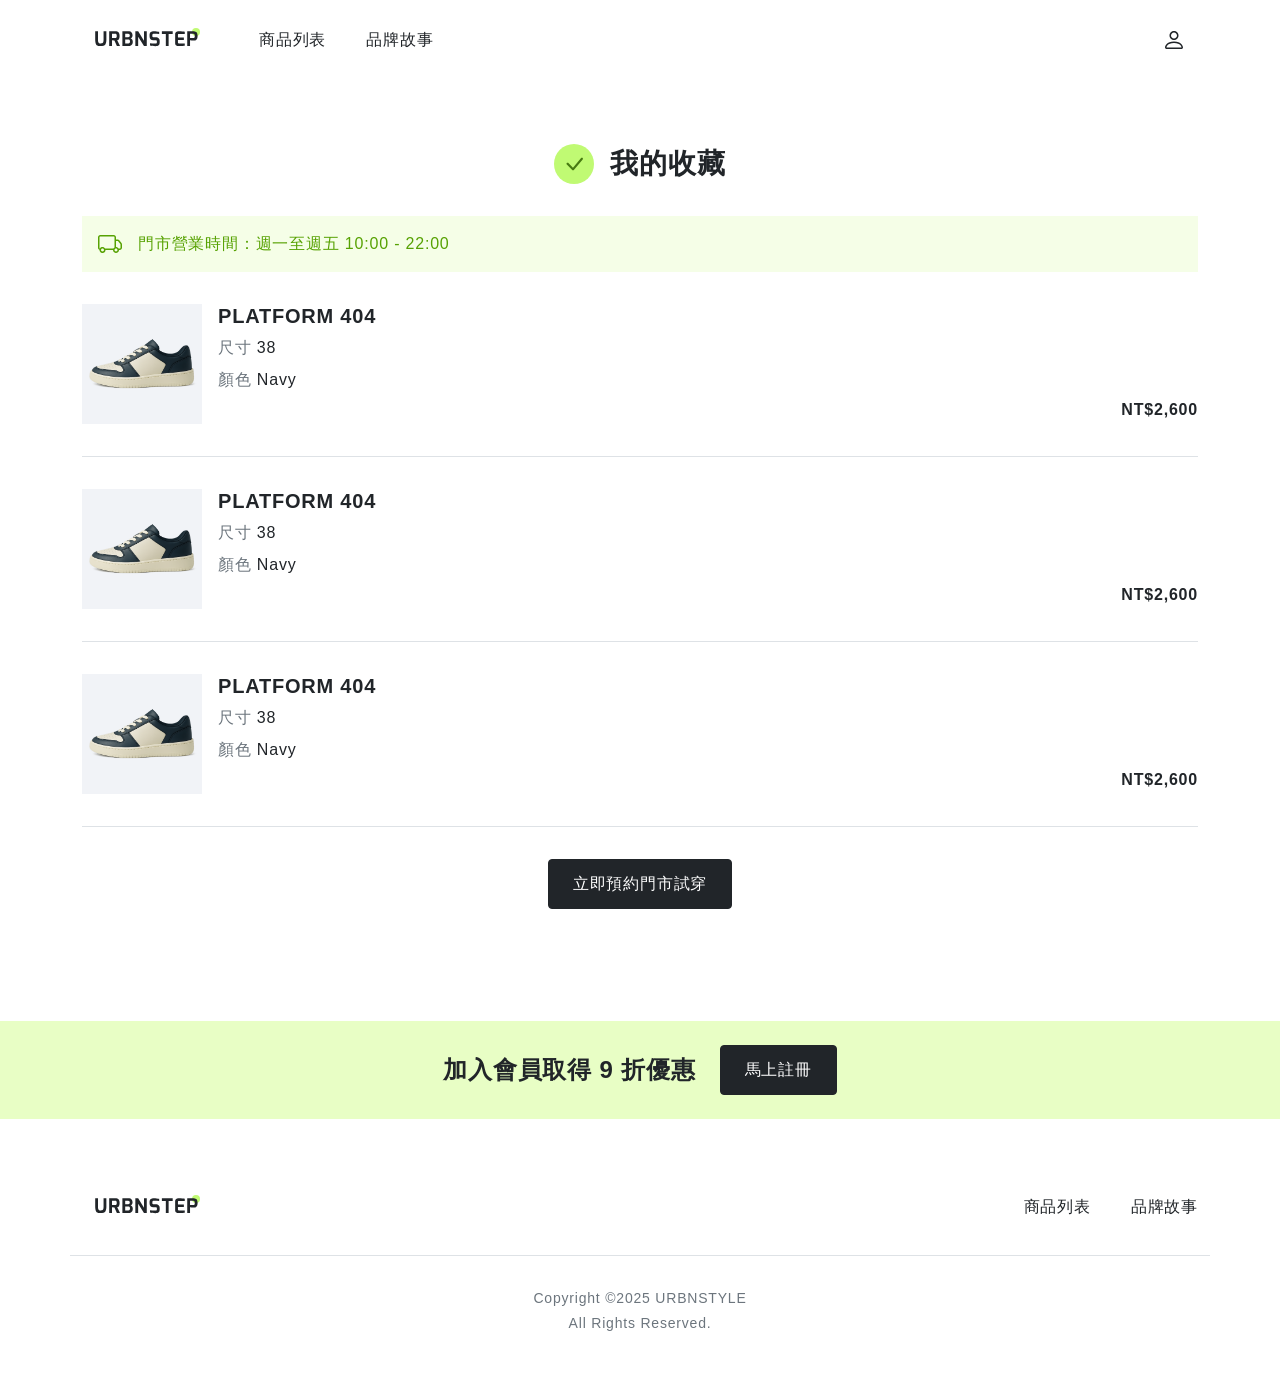
<file: favotite.html>
<!doctype html>
<html lang="en">
  <head>
    <meta charset="UTF-8" />
    <meta name="viewport" content="width=device-width, initial-scale=1.0" />
    <title>收藏</title>
    <link rel="stylesheet" href="./css/style/all.css" />
  </head>
  <body>
    <!-- header -->
    <header>
      <!-- 電腦版 -->
      <nav class="container py-sm-4 py-3">
        <ul
          class="list-unstyled d-flex justify-content-between align-items-center"
        >
          <li>
            <ul class="list-unstyled d-flex align-items-center">
              <li class="me-8">
                <a href="./index.html">
                  <img src="./img/svg/logo/logo.svg" alt="品牌標誌" />
                </a>
              </li>
              <li class="me-7 d-none d-sm-flex">
                <a
                  class="py-3 fs-6 text-neutral-900 fw-medium"
                  href="./products_list.html"
                  >商品列表</a
                >
              </li>
              <li class="me-7 d-none d-sm-flex">
                <a
                  class="py-3 fs-6 text-neutral-900 fw-medium"
                  href="./brand.html"
                  >品牌故事</a
                >
              </li>
            </ul>
          </li>
          <li>
            <a class="p-3" href="./login.html">
              <img src="./img/svg/icon/person.svg" alt="會員登入標誌" />
            </a>
          </li>
        </ul>
      </nav>
      <!-- 手機版 -->
      <nav class="d-sm-none">
        <ul class="list-unstyled d-flex text-center">
          <li class="flex-grow-1">
            <a class="py-3 btn-primary-200 active-1" href="./products_list.html"
              >商品列表</a
            >
          </li>
          <li class="flex-grow-1">
            <a class="py-3 btn-primary-200" href="./brand.html">品牌故事</a>
          </li>
        </ul>
      </nav>
    </header>
    <!-- main -->
    <main class="py-sm-10 py-5">
      <section class="container">
        <!-- 標題 -->
        <div class="mb-sm-6 mb-5">
          <h2 class="d-flex justify-content-center align-items-center gap-4">
            <span class="bg-primary-300 p-sm-2 p-17 rounded-circle">
              <img src="./img/svg/icon/check-lg.svg" alt="符號" />
            </span>
            <span class="fs-sm-3 fs-4 text-neutral-900 fw-bold lh-1p2"
              >我的收藏</span
            >
          </h2>
        </div>
        <!-- 營業 -->
        <div class="p-4 bg-primary-100 mb-sm-6 mb-5">
          <h2 class="d-flex align-items-center gap-4">
            <span>
              <img src="./img/svg/icon/truck.svg" alt="符號" />
            </span>
            <span class="fs-6 text-primary-400 fw-medium"
              >門市營業時間：<br class="d-block d-sm-none" />週一至週五 10:00 -
              22:00</span
            >
          </h2>
        </div>
        <!-- 清單 -->
        <ul class="list-unstyled d-flex flex-column gap-sm-6 gap-5 mb-6">
          <li class="d-flex gap-4 pb-6 border-bottom">
            <!-- 圖片 -->
            <div class="max-width-9">
              <img src="./img/product.png" alt="鞋子" />
            </div>
            <!-- 資訊 -->
            <div class="flex-grow-1 d-flex flex-column gap-2">
              <div class="d-flex flex-column gap-2">
                <!-- 標題 -->
                <div>
                  <h2 class="fs-sm-5 fs-6 text-neutral-900 fw-bold lh-1p2">
                    PLATFORM 404
                  </h2>
                </div>
                <!-- 尺寸 -->
                <div>
                  <p>
                    <span class="fs-sm-6 fs-7 text-neutral-600 fw-normal"
                      >尺寸</span
                    >
                    <span class="fs-sm-6 fs-7 text-neutral-900 fw-medium"
                      >38</span
                    >
                  </p>
                </div>
                <!-- 顏色 -->
                <div>
                  <p>
                    <span class="fs-sm-6 fs-7 text-neutral-600 fw-normal"
                      >顏色</span
                    >
                    <span class="fs-sm-6 fs-7 text-neutral-900 fw-medium"
                      >Navy</span
                    >
                  </p>
                </div>
              </div>
              <!-- 售價 -->
              <p class="fs-6 text-neutral-900 fw-bold lh-1p2 text-sm-end">
                NT$2,600
              </p>
            </div>
          </li>
          <li class="d-flex gap-4 pb-6 border-bottom">
            <!-- 圖片 -->
            <div class="max-width-9">
              <img src="./img/product.png" alt="鞋子" />
            </div>
            <!-- 資訊 -->
            <div class="flex-grow-1 d-flex flex-column gap-2">
              <div class="d-flex flex-column gap-2">
                <!-- 標題 -->
                <div>
                  <h2 class="fs-5 text-neutral-900 fw-bold lh-1p2">
                    PLATFORM 404
                  </h2>
                </div>
                <!-- 尺寸 -->
                <div>
                  <p>
                    <span class="fs-6 text-neutral-600 fw-normal">尺寸</span>
                    <span class="fs-6 text-neutral-900 fw-medium">38</span>
                  </p>
                </div>
                <!-- 顏色 -->
                <div>
                  <p>
                    <span class="fs-6 text-neutral-600 fw-normal">顏色</span>
                    <span class="fs-6 text-neutral-900 fw-medium">Navy</span>
                  </p>
                </div>
              </div>
              <!-- 售價 -->
              <p class="fs-6 text-neutral-900 fw-bold lh-1p2 text-end">
                NT$2,600
              </p>
            </div>
          </li>
          <li class="d-flex gap-4 pb-6 border-bottom">
            <!-- 圖片 -->
            <div class="max-width-9">
              <img src="./img/product.png" alt="鞋子" />
            </div>
            <!-- 資訊 -->
            <div class="flex-grow-1 d-flex flex-column gap-2">
              <div class="d-flex flex-column gap-2">
                <!-- 標題 -->
                <div>
                  <h2 class="fs-5 text-neutral-900 fw-bold lh-1p2">
                    PLATFORM 404
                  </h2>
                </div>
                <!-- 尺寸 -->
                <div>
                  <p>
                    <span class="fs-6 text-neutral-600 fw-normal">尺寸</span>
                    <span class="fs-6 text-neutral-900 fw-medium">38</span>
                  </p>
                </div>
                <!-- 顏色 -->
                <div>
                  <p>
                    <span class="fs-6 text-neutral-600 fw-normal">顏色</span>
                    <span class="fs-6 text-neutral-900 fw-medium">Navy</span>
                  </p>
                </div>
              </div>
              <!-- 售價 -->
              <p class="fs-6 text-neutral-900 fw-bold lh-1p2 text-end">
                NT$2,600
              </p>
            </div>
          </li>
        </ul>
        <!-- CTA -->
        <div class="text-center">
          <a class="btn btn-large btn-neutral-filled" type="button" href="#">
            立即預約門市試穿
          </a>
        </div>
      </section>
    </main>
    <!-- footer -->
    <footer>
      <!-- 優惠 -->
      <section class="pt-sm-8 pt-5">
        <div
          class="py-5 bg-primary-200 d-flex gap-5 justify-content-center align-items-center"
        >
          <h2 class="fs-sm-4 fs-5 text-neutral-900 fw-bold lh-1p2">
            加入會員取得 9 折優惠
          </h2>
          <a class="btn btn-large btn-neutral-filled" href="./login.html">
            馬上註冊
          </a>
        </div>
      </section>
      <section class="py-sm-10 py-6 px-3">
        <!-- 選單 -->
        <nav class="lisy-unstyled container pb-5 border-bottom">
          <ul
            class="list-unstyled d-flex justify-content-sm-between align-items-sm-center flex-sm-row flex-column"
          >
            <li class="me-8">
              <a href="./index.html">
                <img src="./img/svg/logo/logo.svg" alt="品牌標誌" />
              </a>
            </li>
            <li
              class="d-flex justify-content-sm-center align-items-sm-center flex-sm-row flex-column"
            >
              <a
                class="me-7 py-3 ps-sm-0 ps-3 fs-6 text-neutral-900 fw-medium"
                href="./products_list.html"
                >商品列表</a
              >
              <a
                class="py-3 fs-6 ps-sm-0 ps-3 text-neutral-900 fw-medium"
                href="./brand.html"
                >品牌故事</a
              >
            </li>
          </ul>
        </nav>
        <!-- copyright -->
        <div class="pt-6 text-center">
          <div class="mb-1">
            <p class="fs-7 text-neutral-600 fw-normal">
              Copyright ©2025 URBNSTYLE
            </p>
          </div>
          <p class="fs-7 text-neutral-600 fw-normal">All Rights Reserved.</p>
        </div>
      </section>
    </footer>
  </body>
</html>
</file>
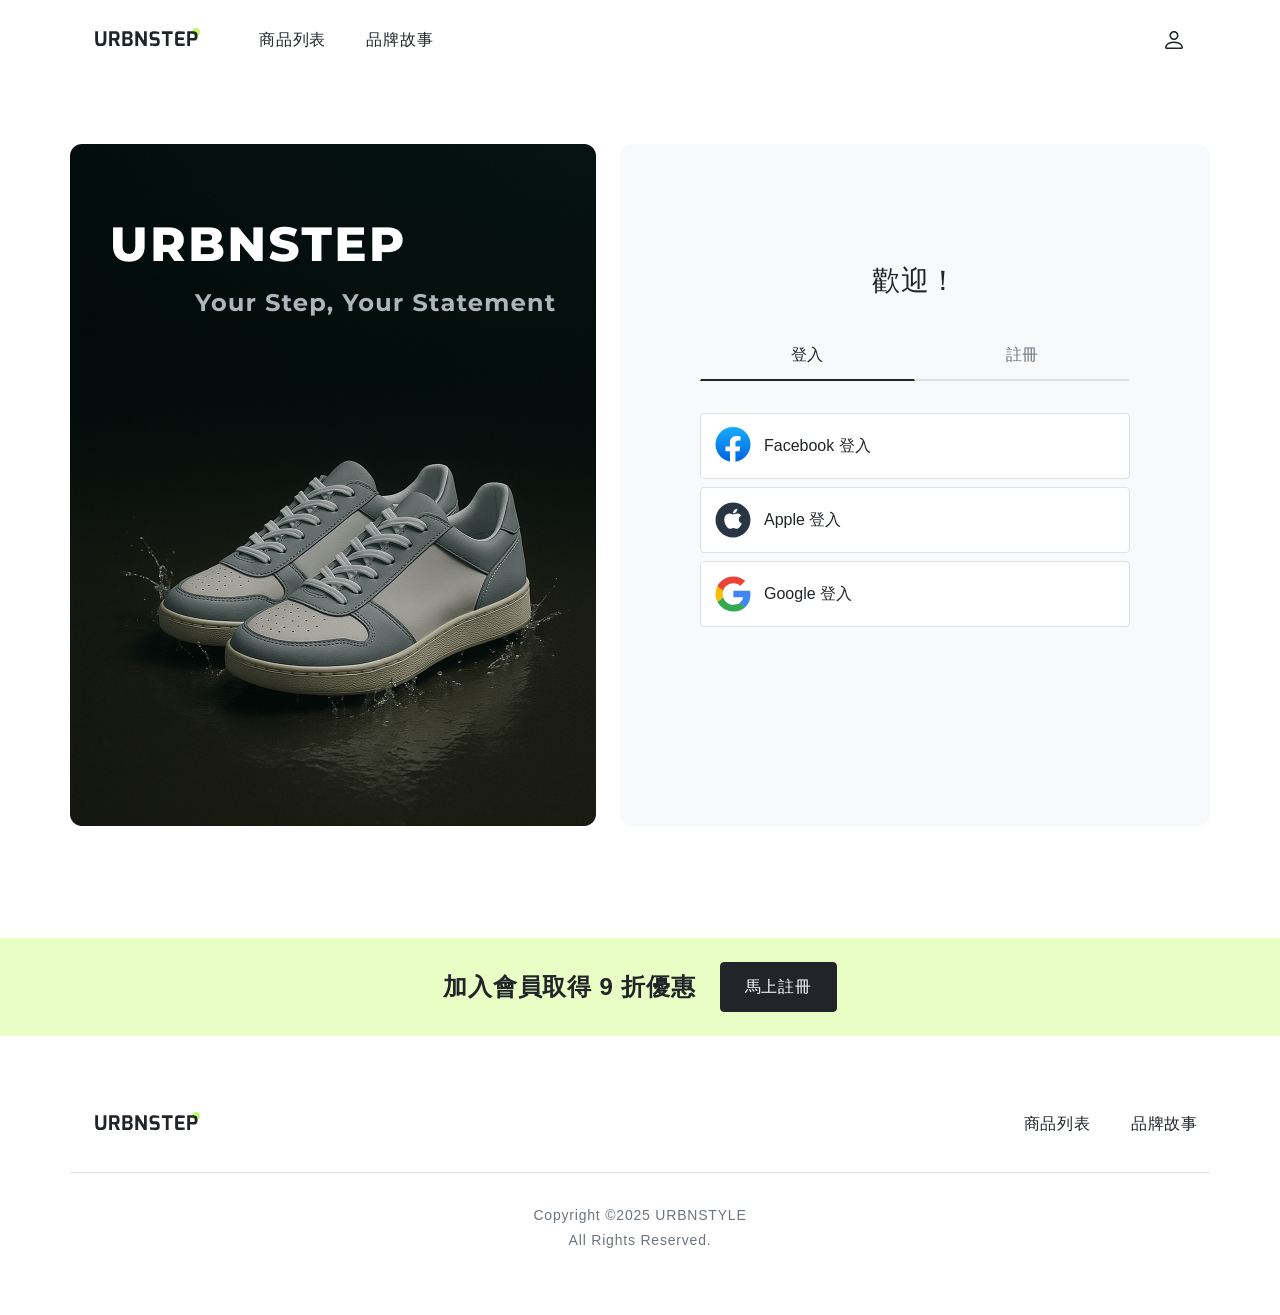
<file: login.html>
<!doctype html>
<html lang="en">
  <head>
    <meta charset="UTF-8" />
    <meta name="viewport" content="width=device-width, initial-scale=1.0" />
    <title>登入</title>
    <link rel="stylesheet" href="./css/style/all.css" />
  </head>
  <body>
    <!-- header -->
    <header>
      <!-- 電腦版 -->
      <nav class="container py-sm-4 py-3">
        <ul
          class="list-unstyled d-flex justify-content-between align-items-center"
        >
          <li>
            <ul class="list-unstyled d-flex align-items-center">
              <li class="me-8">
                <a href="./index.html">
                  <img src="./img/svg/logo/logo.svg" alt="品牌標誌" />
                </a>
              </li>
              <li class="me-7 d-none d-sm-flex">
                <a
                  class="py-3 fs-6 text-neutral-900 fw-medium"
                  href="./products_list.html"
                  >商品列表</a
                >
              </li>
              <li class="me-7 d-none d-sm-flex">
                <a
                  class="py-3 fs-6 text-neutral-900 fw-medium"
                  href="./brand.html"
                  >品牌故事</a
                >
              </li>
            </ul>
          </li>
          <li>
            <a class="p-3" href="./login.html">
              <img src="./img/svg/icon/person.svg" alt="會員登入標誌" />
            </a>
          </li>
        </ul>
      </nav>
      <!-- 手機版 -->
      <nav class="d-sm-none">
        <ul class="list-unstyled d-flex text-center">
          <li class="flex-grow-1">
            <a class="py-3 btn-primary-200 active-1" href="./products_list.html"
              >商品列表</a
            >
          </li>
          <li class="flex-grow-1">
            <a class="py-3 btn-primary-200" href="./brand.html">品牌故事</a>
          </li>
        </ul>
      </nav>
    </header>
    <!-- main -->
    <main class="py-lg-10 py-0">
      <section class="container px-0">
        <ul class="list-unstyled d-flex flex-column flex-lg-row gap-lg-5">
          <!-- 圖片 -->
          <li class="max-width-lg-10">
            <img
              class="d-none d-lg-block"
              src="./img/login.png"
              alt="品牌標語圖"
            />
            <img class="d-lg-none" src="./img/login-sm.png" alt="品牌標語圖" />
          </li>
          <!-- 欄位 -->
          <li
            class="py-lg-19 py-6 px-xl-11 px-3 bg-neutral-lg-100 d-flex flex-column gap-lg-6 gap-5 flex-grow-1 radius-2"
          >
            <!-- 標題 -->
            <div>
              <h2 class="fs-lg-3 fs-4 text-center">歡迎！</h2>
            </div>
            <!-- CTA -->
            <ul class="list-unstyled d-flex">
              <li class="flex-grow-1">
                <a
                  class="btn btn-medium btn-neutral-outlined-transparent w-100 active-4"
                  href="#"
                  >登入</a
                >
              </li>
              <li class="flex-grow-1">
                <a
                  class="btn btn-medium btn-neutral-outlined-transparent w-100"
                  href="#"
                  >註冊</a
                >
              </li>
            </ul>
            <!-- 輸入欄位 -->
            <ul class="list-unstyled d-flex flex-column gap-2">
              <li class="bg-neutral-0 p-3 border radius-1">
                <div class="input-group">
                  <span class="me-3" id="basic-addon1">
                    <img src="./img/svg/social/facebook.svg" alt="facebook" />
                  </span>
                  <input
                    type="text"
                    class="form-control border-0 bg-transparent px-0 py-2"
                    placeholder="Facebook 登入"
                    aria-label="Username"
                    aria-describedby="basic-addon1"
                  />
                </div>
              </li>
              <li class="bg-neutral-0 p-3 border radius-1">
                <div class="input-group">
                  <span class="me-3" id="basic-addon1">
                    <img src="./img/svg/social/apple.svg" alt="apple" />
                  </span>
                  <input
                    type="text"
                    class="form-control border-0 bg-transparent px-0 py-2"
                    placeholder="Apple 登入"
                    aria-label="Username"
                    aria-describedby="basic-addon1"
                  />
                </div>
              </li>
              <li class="bg-neutral-0 p-3 border radius-1">
                <div class="input-group">
                  <span class="me-3" id="basic-addon1">
                    <img src="./img/svg/social/google.svg" alt="google" />
                  </span>
                  <input
                    type="text"
                    class="form-control border-0 bg-transparent px-0 py-2"
                    placeholder="Google 登入"
                    aria-label="Username"
                    aria-describedby="basic-addon1"
                  />
                </div>
              </li>
            </ul>
          </li>
        </ul>
      </section>
    </main>
    <!-- footer -->
    <footer class="">
      <!-- 優惠 -->
      <section class="pt-sm-8 pt-5">
        <div
          class="py-5 bg-primary-200 d-flex gap-5 justify-content-center align-items-center"
        >
          <h2 class="fs-sm-4 fs-5 text-neutral-900 fw-bold lh-1p2">
            加入會員取得 9 折優惠
          </h2>
          <a class="btn btn-large btn-neutral-filled" href="./login.html">
            馬上註冊
          </a>
        </div>
      </section>
      <section class="py-sm-10 py-6 px-3">
        <!-- 選單 -->
        <nav class="lisy-unstyled container pb-5 border-bottom">
          <ul
            class="list-unstyled d-flex justify-content-sm-between align-items-sm-center flex-sm-row flex-column"
          >
            <li class="me-8">
              <a href="./index.html">
                <img src="./img/svg/logo/logo.svg" alt="品牌標誌" />
              </a>
            </li>
            <li
              class="d-flex justify-content-sm-center align-items-sm-center flex-sm-row flex-column"
            >
              <a
                class="me-7 py-3 ps-sm-0 ps-3 fs-6 text-neutral-900 fw-medium"
                href="./products_list.html"
                >商品列表</a
              >
              <a
                class="py-3 fs-6 ps-sm-0 ps-3 text-neutral-900 fw-medium"
                href="./brand.html"
                >品牌故事</a
              >
            </li>
          </ul>
        </nav>
        <!-- copyright -->
        <div class="pt-6 text-center">
          <div class="mb-1">
            <p class="fs-7 text-neutral-600 fw-normal">
              Copyright ©2025 URBNSTYLE
            </p>
          </div>
          <p class="fs-7 text-neutral-600 fw-normal">All Rights Reserved.</p>
        </div>
      </section>
    </footer>
  </body>
</html>
</file>
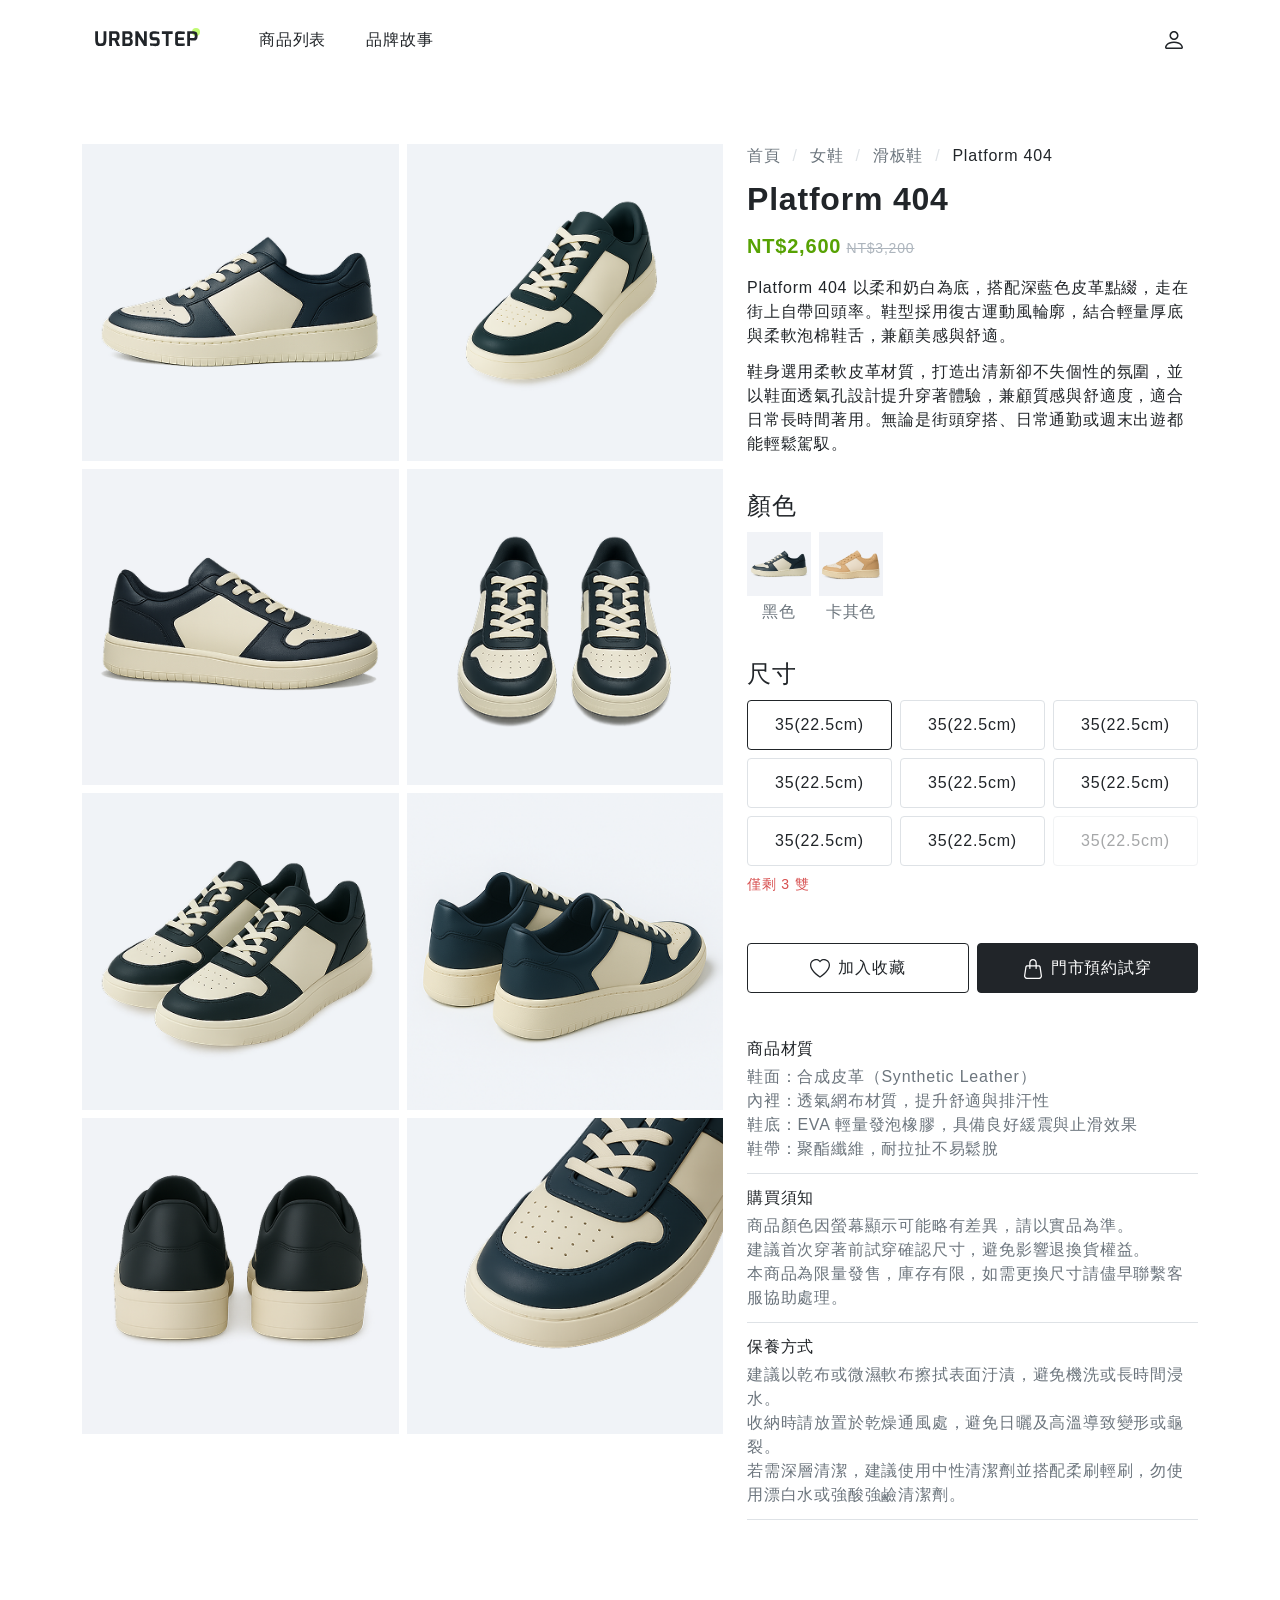
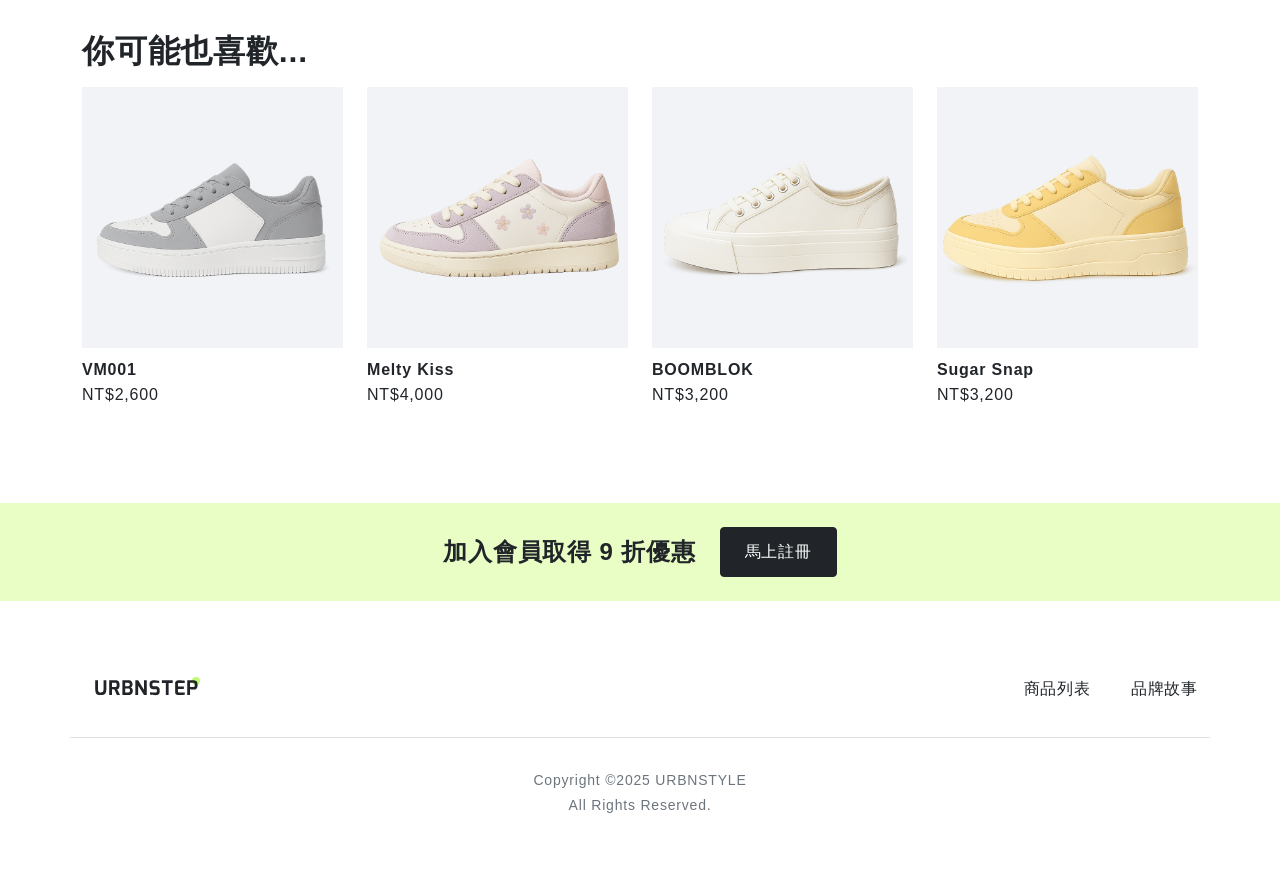
<file: product_detail.html>
<!doctype html>
<html lang="en">
  <head>
    <meta charset="UTF-8" />
    <meta name="viewport" content="width=device-width, initial-scale=1.0" />
    <title>商品細節</title>
    <link rel="stylesheet" href="./css/style/all.css" />
  </head>
  <body>
    <!-- header -->
    <header>
      <!-- 電腦版 -->
      <nav class="container py-sm-4 py-3">
        <ul
          class="list-unstyled d-flex justify-content-between align-items-center"
        >
          <li>
            <ul class="list-unstyled d-flex align-items-center">
              <li class="me-8">
                <a href="./index.html">
                  <img src="./img/svg/logo/logo.svg" alt="品牌標誌" />
                </a>
              </li>
              <li class="me-7 d-none d-sm-flex">
                <a
                  class="py-3 fs-6 text-neutral-900 fw-medium"
                  href="./products_list.html"
                  >商品列表</a
                >
              </li>
              <li class="me-7 d-none d-sm-flex">
                <a
                  class="py-3 fs-6 text-neutral-900 fw-medium"
                  href="./brand.html"
                  >品牌故事</a
                >
              </li>
            </ul>
          </li>
          <li>
            <a class="p-3" href="./login.html">
              <img src="./img/svg/icon/person.svg" alt="會員登入標誌" />
            </a>
          </li>
        </ul>
      </nav>
      <!-- 手機版 -->
      <nav class="d-sm-none">
        <ul class="list-unstyled d-flex text-center">
          <li class="flex-grow-1">
            <a class="py-3 btn-primary-200 active-1" href="./products_list.html"
              >商品列表</a
            >
          </li>
          <li class="flex-grow-1">
            <a class="py-3 btn-primary-200" href="./brand.html">品牌故事</a>
          </li>
        </ul>
      </nav>
    </header>
    <!-- main -->
    <main>
      <!-- product -->
      <section class="container py-sm-10">
        <div class="row flex-lg-row flex-column">
          <!-- 圖片 -->
          <div class="col-lg-7 col mb-5 mb-lg-0 px-sm-3 px-0">
            <ul class="list-unstyled row row-cols-sm-2 flex-wrap g-sm-2 g-0">
              <li class="col">
                <a href="#">
                  <img
                    class="w-100"
                    src="./img/image-0.png"
                    alt="鞋子"
                    title="鞋子"
                  />
                </a>
              </li>
              <li class="col d-sm-flex d-none">
                <a href="#">
                  <img src="./img/image-01.png" alt="鞋子" title="鞋子" />
                </a>
              </li>
              <li class="col d-sm-flex d-none">
                <a href="#">
                  <img src="./img/image-02.png" alt="鞋子" title="鞋子" />
                </a>
              </li>
              <li class="col d-sm-flex d-none">
                <a href="#">
                  <img src="./img/image-03.png" alt="鞋子" title="鞋子" />
                </a>
              </li>
              <li class="col d-sm-flex d-none">
                <a href="#">
                  <img src="./img/image-04.png" alt="鞋子" title="鞋子" />
                </a>
              </li>
              <li class="col d-sm-flex d-none">
                <a href="#">
                  <img src="./img/image-05.png" alt="鞋子" title="鞋子" />
                </a>
              </li>
              <li class="col d-sm-flex d-none">
                <a href="#">
                  <img src="./img/image-06.png" alt="鞋子" title="鞋子" />
                </a>
              </li>
              <li class="col d-sm-flex d-none">
                <a href="#">
                  <img src="./img/image-07.png" alt="鞋子" title="鞋子" />
                </a>
              </li>
            </ul>
          </div>
          <!-- 說明 -->
          <div class="col">
            <!-- toast、標題、價格、介紹 -->
            <section class="mb-6">
              <!-- toast -->
              <div class="mb-sm-3 mb-2">
                <nav aria-label="breadcrumb ">
                  <ol class="breadcrumb mb-0">
                    <li class="breadcrumb-item">
                      <a
                        class="d-inline-block fs-sm-6 fs-7 text-neutral-600 fw-medium"
                        href="#"
                        >首頁</a
                      >
                    </li>
                    <li class="breadcrumb-item">
                      <a
                        class="d-inline-block fs-sm-6 fs-7 text-neutral-600 fw-medium"
                        href="#"
                        >女鞋</a
                      >
                    </li>
                    <li class="breadcrumb-item">
                      <a
                        class="d-inline-block fs-sm-6 fs-7 text-neutral-600 fw-medium"
                        href="#"
                        >滑板鞋</a
                      >
                    </li>
                    <li class="breadcrumb-item active">
                      <a
                        class="d-inline-block fs-sm-6 fs-7 text-neutral-900 fw-medium"
                        href="#"
                        >Platform 404</a
                      >
                    </li>
                  </ol>
                </nav>
              </div>
              <!-- 標題 -->
              <div class="mb-sm-4 mb-3">
                <h2 class="fs-sm-2 fs-4 text-neutral-900 fw-bold lh-1p2">
                  Platform 404
                </h2>
              </div>
              <!-- 價格 -->
              <div class="mb-sm-4 mb-3">
                <p>
                  <span class="fs-sm-5 fs-6 text-primary-400 fw-bold lh-1p2"
                    >NT$2,600</span
                  >
                  <span
                    class="fs-7 text-neutral-500 fw-normal text-decoration-line-through"
                    >NT$3,200</span
                  >
                </p>
              </div>
              <!-- 介紹 -->
              <div>
                <div class="mb-3">
                  <p class="fs-6 text-neutral-900 fw-normal">
                    Platform 404
                    以柔和奶白為底，搭配深藍色皮革點綴，走在街上自帶回頭率。鞋型採用復古運動風輪廓，結合輕量厚底與柔軟泡棉鞋舌，兼顧美感與舒適。
                  </p>
                </div>
                <p class="fs-6 text-neutral-900 fw-normal">
                  鞋身選用柔軟皮革材質，打造出清新卻不失個性的氛圍，並以鞋面透氣孔設計提升穿著體驗，兼顧質感與舒適度，適合日常長時間著用。無論是街頭穿搭、日常通勤或週末出遊都能輕鬆駕馭。
                </p>
              </div>
            </section>
            <!-- 顏色、尺寸、CTA -->
            <section class="mb-6">
              <!-- 顏色 -->
              <div class="mb-sm-6 mb-5">
                <div class="mb-2">
                  <p class="fs-sm-4 fs-6 text-neutral-900 fw-normal">顏色</p>
                </div>
                <ul class="list-unstyled d-flex gap-2">
                  <li class="max-width-5">
                    <a href="">
                      <div class="mb-1">
                        <img src="./img/product.png" alt="鞋子" title="鞋子" />
                      </div>
                      <p class="fs-6 text-neutral-600 fw-medium text-center">
                        黑色
                      </p>
                    </a>
                  </li>
                  <li class="max-width-5">
                    <a href="#">
                      <div class="mb-1">
                        <img
                          src="./img/product-1.png"
                          alt="鞋子"
                          title="鞋子"
                        />
                      </div>
                      <p class="fs-6 text-neutral-600 fw-medium text-center">
                        卡其色
                      </p>
                    </a>
                  </li>
                </ul>
              </div>
              <!-- 尺寸 -->
              <div class="mb-sm-8 mb-5">
                <div class="mb-2">
                  <p class="fs-sm-4 fs-6 text-neutral-900 fw-normal">尺寸</p>
                </div>
                <ul class="list-unstyled d-flex flex-wrap gap-2 mb-2">
                  <li class="flex-grow-1 max-width-7">
                    <input
                      type="checkbox"
                      class="btn-check"
                      id="btncheck1"
                      autocomplete="off"
                    />
                    <label
                      class="btn btn-large btn-neutral-outlined-white text-center fw-medium w-100 active-3"
                      for="btncheck1"
                      >35(22.5cm)</label
                    >
                  </li>
                  <li class="flex-grow-1 max-width-7">
                    <input
                      type="checkbox"
                      class="btn-check"
                      id="btncheck2"
                      autocomplete="off"
                    />
                    <label
                      class="btn btn-large btn-neutral-outlined-white text-center fw-medium w-100"
                      for="btncheck2"
                      >35(22.5cm)</label
                    >
                  </li>
                  <li class="flex-grow-1 max-width-7">
                    <input
                      type="checkbox"
                      class="btn-check"
                      id="btncheck3"
                      autocomplete="off"
                    />
                    <label
                      class="btn btn-large btn-neutral-outlined-white text-center fw-medium w-100"
                      for="btncheck3"
                      >35(22.5cm)</label
                    >
                  </li>
                  <li class="flex-grow-1 max-width-7">
                    <input
                      type="checkbox"
                      class="btn-check"
                      id="btncheck4"
                      autocomplete="off"
                    />
                    <label
                      class="btn btn-large btn-neutral-outlined-white text-center fw-medium w-100"
                      for="btncheck4"
                      >35(22.5cm)</label
                    >
                  </li>
                  <li class="flex-grow-1 max-width-7">
                    <input
                      type="checkbox"
                      class="btn-check"
                      id="btncheck5"
                      autocomplete="off"
                    />
                    <label
                      class="btn btn-large btn-neutral-outlined-white text-center fw-medium w-100"
                      for="btncheck5"
                      >35(22.5cm)</label
                    >
                  </li>
                  <li class="flex-grow-1 max-width-7">
                    <input
                      type="checkbox"
                      class="btn-check"
                      id="btncheck6"
                      autocomplete="off"
                    />
                    <label
                      class="btn btn-large btn-neutral-outlined-white text-center fw-medium w-100"
                      for="btncheck6"
                      >35(22.5cm)</label
                    >
                  </li>
                  <li class="flex-grow-1 max-width-7">
                    <input
                      type="checkbox"
                      class="btn-check"
                      id="btncheck7"
                      autocomplete="off"
                    />
                    <label
                      class="btn btn-large btn-neutral-outlined-white text-center fw-medium w-100"
                      for="btncheck7"
                      >35(22.5cm)</label
                    >
                  </li>
                  <li class="flex-grow-1 max-width-7">
                    <input
                      type="checkbox"
                      class="btn-check"
                      id="btncheck8"
                      autocomplete="off"
                    />
                    <label
                      class="btn btn-large btn-neutral-outlined-white text-center fw-medium w-100"
                      for="btncheck8"
                      >35(22.5cm)</label
                    >
                  </li>
                  <li class="flex-grow-1 max-width-7">
                    <input
                      type="checkbox"
                      class="btn-check"
                      id="btncheck9"
                      autocomplete="off"
                    />
                    <label
                      class="btn btn-large btn-neutral-outlined-white text-center fw-medium w-100 btn-disabled"
                      for="btncheck9"
                      >35(22.5cm)</label
                    >
                  </li>
                </ul>
                <!-- 剩餘 -->
                <p class="fs-7 text-functional-danger-300 fw-normal">
                  僅剩 3 雙
                </p>
              </div>
              <!-- CTA -->
              <ul class="list-unstyled d-flex gap-2">
                <li class="w-100">
                  <a
                    class="btn btn-large fs-6 fw-medium btn-neutral-outlined-white-icon w-100"
                    href="#"
                  >
                    <span
                      class="d-flex justify-content-center align-items-center gap-2"
                    >
                      <span>
                        <svg
                          width="20"
                          height="20"
                          viewBox="0 0 20 20"
                          fill="currentColor"
                          xmlns="http://www.w3.org/2000/svg"
                        >
                          <path
                            d="M9.99987 3.43506L9.10362 2.51381C6.99987 0.351311 3.14237 1.09756 1.74987 3.81631C1.09612 5.09506 0.948619 6.94131 2.14237 9.29756C3.29237 11.5663 5.68487 14.2838 9.99987 17.2438C14.3149 14.2838 16.7061 11.5663 17.8574 9.29756C19.0511 6.94006 18.9049 5.09506 18.2499 3.81631C16.8574 1.09756 12.9999 0.350061 10.8961 2.51256L9.99987 3.43506ZM9.99987 18.7501C-9.16638 6.08506 4.09862 -3.79994 9.77987 1.42881C9.85487 1.49756 9.92862 1.56881 9.99987 1.64256C10.0704 1.56888 10.1438 1.49799 10.2199 1.43006C15.8999 -3.80244 29.1661 6.08381 9.99987 18.7501Z"
                            fill="currentColor"
                          />
                        </svg>
                      </span>
                      <span>加入收藏</span>
                    </span>
                  </a>
                </li>
                <li class="w-100">
                  <a
                    class="btn btn-large fs-6 fw-medium btn-neutral-outlined-white-icon w-100 text-neutral-0 bg-neutral-900"
                    href="#"
                  >
                    <span
                      class="d-flex justify-content-center align-items-center gap-2"
                    >
                      <span>
                        <svg
                          width="20"
                          height="20"
                          viewBox="0 0 20 20"
                          fill="none"
                          xmlns="http://www.w3.org/2000/svg"
                        >
                          <path
                            d="M10.0002 1.25C10.6633 1.25 11.2992 1.51339 11.768 1.98223C12.2368 2.45107 12.5002 3.08696 12.5002 3.75V6.25H7.50023V3.75C7.50023 3.08696 7.76363 2.45107 8.23247 1.98223C8.70131 1.51339 9.33719 1.25 10.0002 1.25V1.25ZM13.7502 6.25V3.75C13.7502 2.75544 13.3551 1.80161 12.6519 1.09835C11.9486 0.395088 10.9948 0 10.0002 0C9.00567 0 8.05185 0.395088 7.34858 1.09835C6.64532 1.80161 6.25023 2.75544 6.25023 3.75V6.25H4.20023C3.75133 6.2501 3.31735 6.41125 2.97718 6.70417C2.63701 6.99709 2.41322 7.40233 2.34648 7.84625L1.06274 16.4125C0.99622 16.857 1.02636 17.3106 1.1511 17.7423C1.27584 18.1741 1.49224 18.5739 1.78554 18.9144C2.07885 19.255 2.44215 19.5282 2.85067 19.7155C3.25919 19.9029 3.70331 19.9999 4.15273 20H15.8465C16.296 20.0001 16.7403 19.9032 17.149 19.7159C17.5576 19.5287 17.9211 19.2554 18.2145 18.9149C18.508 18.5744 18.7245 18.1745 18.8493 17.7426C18.9741 17.3108 19.0043 16.8571 18.9377 16.4125L17.6527 7.84625C17.586 7.40254 17.3624 6.99747 17.0225 6.70458C16.6826 6.41169 16.2489 6.2504 15.8002 6.25H13.7502ZM12.5002 7.5V9.375C12.5002 9.54076 12.5661 9.69973 12.6833 9.81694C12.8005 9.93415 12.9595 10 13.1252 10C13.291 10 13.45 9.93415 13.5672 9.81694C13.6844 9.69973 13.7502 9.54076 13.7502 9.375V7.5H15.799C15.9486 7.50015 16.0932 7.55397 16.2065 7.65168C16.3198 7.7494 16.3943 7.88452 16.4165 8.0325L17.7015 16.5963C17.7416 16.863 17.7237 17.1353 17.6489 17.3945C17.5742 17.6537 17.4444 17.8937 17.2684 18.0982C17.0924 18.3026 16.8744 18.4667 16.6292 18.5792C16.3841 18.6917 16.1175 18.7499 15.8477 18.75H4.15273C3.88298 18.7499 3.61641 18.6917 3.37123 18.5792C3.12605 18.4667 2.90802 18.3026 2.73205 18.0982C2.55607 17.8937 2.42629 17.6537 2.35155 17.3945C2.27681 17.1353 2.25888 16.863 2.29898 16.5963L3.58399 8.0325C3.6061 7.88473 3.68041 7.74978 3.79347 7.65209C3.90652 7.5544 4.05082 7.50045 4.20023 7.5H6.25023V9.375C6.25023 9.54076 6.31608 9.69973 6.43329 9.81694C6.5505 9.93415 6.70947 10 6.87523 10C7.041 10 7.19997 9.93415 7.31718 9.81694C7.43439 9.69973 7.50023 9.54076 7.50023 9.375V7.5H12.5002Z"
                            fill="currentColor"
                          />
                        </svg>
                      </span>
                      <span>門市預約試穿</span>
                    </span>
                  </a>
                </li>
              </ul>
            </section>
            <!-- 資訊 -->
            <section>
              <ul class="list-unstyled">
                <ul class="list-unstyled py-3 border-bottom">
                  <li class="fs-6 text-neutral-900 fw-medium mb-1">商品材質</li>
                  <li class="fs-6 text-neutral-600 fw-regular">
                    鞋面：合成皮革（Synthetic Leather）
                  </li>
                  <li class="fs-6 text-neutral-600 fw-regular">
                    內裡：透氣網布材質，提升舒適與排汗性
                  </li>
                  <li class="fs-6 text-neutral-600 fw-regular">
                    鞋底：EVA 輕量發泡橡膠，具備良好緩震與止滑效果
                  </li>
                  <li class="fs-6 text-neutral-600 fw-regular">
                    鞋帶：聚酯纖維，耐拉扯不易鬆脫
                  </li>
                </ul>
                <ul class="list-unstyled py-3 border-bottom">
                  <li class="fs-6 text-neutral-900 fw-medium mb-1">購買須知</li>
                  <li class="fs-6 text-neutral-600 fw-regular">
                    商品顏色因螢幕顯示可能略有差異，請以實品為準。
                  </li>
                  <li class="fs-6 text-neutral-600 fw-regular">
                    建議首次穿著前試穿確認尺寸，避免影響退換貨權益。
                  </li>
                  <li class="fs-6 text-neutral-600 fw-regular">
                    本商品為限量發售，庫存有限，如需更換尺寸請儘早聯繫客服協助處理。
                  </li>
                </ul>
                <ul class="list-unstyled py-3 border-bottom">
                  <li class="fs-6 text-neutral-900 fw-medium mb-1">保養方式</li>
                  <li class="fs-6 text-neutral-600 fw-regular">
                    建議以乾布或微濕軟布擦拭表面汙漬，避免機洗或長時間浸水。
                  </li>
                  <li class="fs-6 text-neutral-600 fw-regular">
                    收納時請放置於乾燥通風處，避免日曬及高溫導致變形或龜裂。
                  </li>
                  <li class="fs-6 text-neutral-600 fw-regular">
                    若需深層清潔，建議使用中性清潔劑並搭配柔刷輕刷，勿使用漂白水或強酸強鹼清潔劑。
                  </li>
                </ul>
              </ul>
            </section>
          </div>
        </div>
      </section>
      <!-- like -->
      <section class="container py-sm-8 py-7">
        <div class="mb-4">
          <h2 class="fs-md-2 fs-4 text-neutral-900 fw-bold lh-1p2">
            你可能也喜歡...
          </h2>
        </div>
        <!-- 商品列表 -->
        <ul
          class="list-unstyled row row-cols-md-4 row-cols-1 mx-md-n3 mx-n2 no-scrollbar flex-nowrap"
        >
          <li class="col px-md-3 px-2 max-width-8">
            <a href="./product_detail.html">
              <div class="mb-3">
                <img
                  src="./img/product-2.png"
                  alt="商品圖片"
                  title="商品圖片"
                />
              </div>
              <div>
                <div class="mb-1">
                  <h2 class="fs-6 text-neutral-900 fw-bold lh-1p2">VM001</h2>
                </div>
                <p class="fs-6 text-neutral-900 fw-medium">NT$2,600</p>
              </div>
            </a>
          </li>
          <li class="col px-md-3 px-2 max-width-8">
            <a href="./product_detail.html">
              <div class="mb-3">
                <img
                  src="./img/product-3.png"
                  alt="商品圖片"
                  title="商品圖片"
                />
              </div>
              <div>
                <div class="mb-1">
                  <h2 class="fs-6 text-neutral-900 fw-bold lh-1p2">
                    Melty Kiss
                  </h2>
                </div>
                <p class="fs-6 text-neutral-900 fw-medium">NT$4,000</p>
              </div>
            </a>
          </li>
          <li class="col px-md-3 px-2 max-width-8">
            <a href="./product_detail.html">
              <div class="mb-3">
                <img
                  src="./img/product-4.png"
                  alt="商品圖片"
                  title="商品圖片"
                />
              </div>
              <div>
                <div class="mb-1">
                  <h2 class="fs-6 text-neutral-900 fw-bold lh-1p2">BOOMBLOK</h2>
                </div>
                <p class="fs-6 text-neutral-900 fw-medium">NT$3,200</p>
              </div></a
            >
          </li>
          <li class="col px-md-3 px-2 max-width-8">
            <a href="./product_detail.html">
              <div class="mb-3">
                <img
                  src="./img/product-7.png"
                  alt="商品圖片"
                  title="商品圖片"
                />
              </div>
              <div>
                <div class="mb-1">
                  <h2 class="fs-6 text-neutral-900 fw-bold lh-1p2">
                    Sugar Snap
                  </h2>
                </div>
                <p class="fs-6 text-neutral-900 fw-medium">NT$3,200</p>
              </div></a
            >
          </li>
        </ul>
      </section>
    </main>
    <!-- footer -->
    <footer class="">
      <!-- 優惠 -->
      <section class="pt-sm-8 pt-5">
        <div
          class="py-5 bg-primary-200 d-flex gap-5 justify-content-center align-items-center"
        >
          <h2 class="fs-sm-4 fs-5 text-neutral-900 fw-bold lh-1p2">
            加入會員取得 9 折優惠
          </h2>
          <a class="btn btn-large btn-neutral-filled" href="./login.html">
            馬上註冊
          </a>
        </div>
      </section>
      <section class="py-sm-10 py-6 px-3">
        <!-- 選單 -->
        <nav class="lisy-unstyled container pb-5 border-bottom">
          <ul
            class="list-unstyled d-flex justify-content-sm-between align-items-sm-center flex-sm-row flex-column"
          >
            <li class="me-8">
              <a href="./index.html">
                <img src="./img/svg/logo/logo.svg" alt="品牌標誌" />
              </a>
            </li>
            <li
              class="d-flex justify-content-sm-center align-items-sm-center flex-sm-row flex-column"
            >
              <a
                class="me-7 py-3 ps-sm-0 ps-3 fs-6 text-neutral-900 fw-medium"
                href="./products_list.html"
                >商品列表</a
              >
              <a
                class="py-3 fs-6 ps-sm-0 ps-3 text-neutral-900 fw-medium"
                href="./brand.html"
                >品牌故事</a
              >
            </li>
          </ul>
        </nav>
        <!-- copyright -->
        <div class="pt-6 text-center">
          <div class="mb-1">
            <p class="fs-7 text-neutral-600 fw-normal">
              Copyright ©2025 URBNSTYLE
            </p>
          </div>
          <p class="fs-7 text-neutral-600 fw-normal">All Rights Reserved.</p>
        </div>
      </section>
    </footer>
  </body>
</html>
</file>
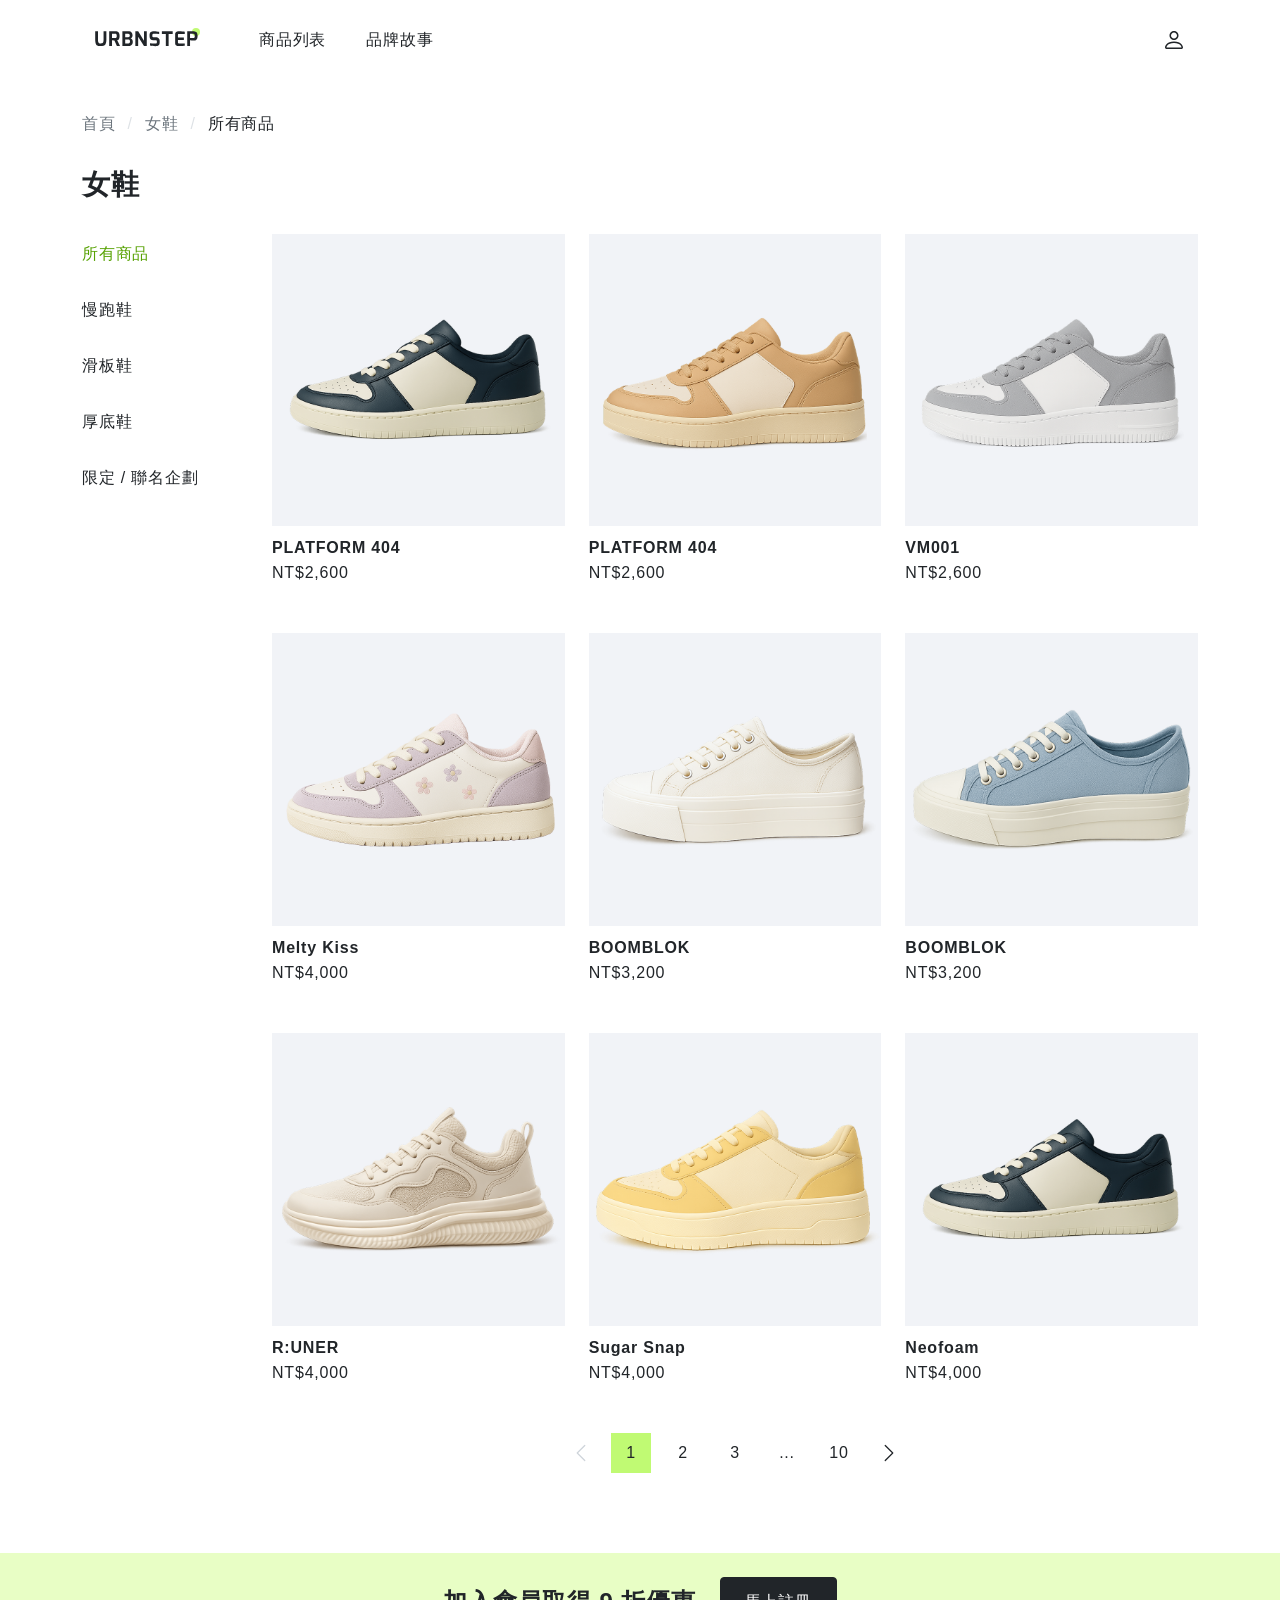
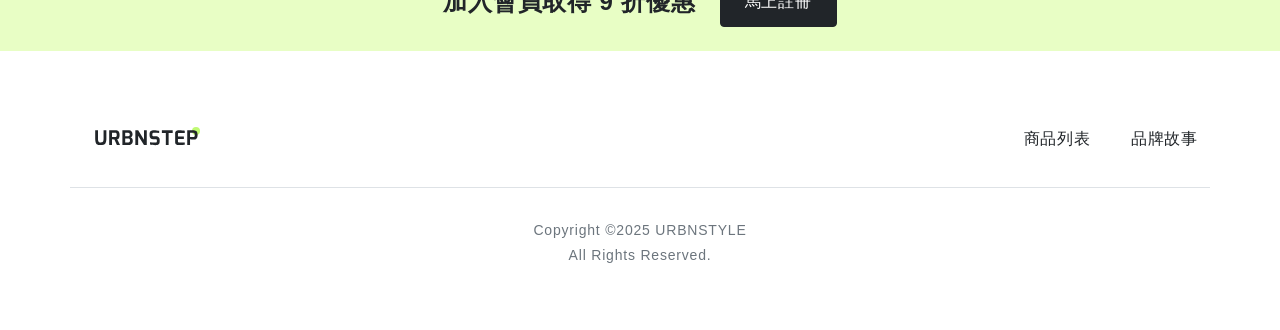
<file: products_list.html>
<!doctype html>
<html lang="en">
  <head>
    <meta charset="UTF-8" />
    <meta name="viewport" content="width=device-width, initial-scale=1.0" />
    <title>商品列表</title>
    <link rel="stylesheet" href="./css/style/all.css" />
  </head>
  <body>
    <!-- header -->
    <header>
      <!-- 電腦版 -->
      <nav class="container py-sm-4 py-3">
        <ul
          class="list-unstyled d-flex justify-content-between align-items-center"
        >
          <li>
            <ul class="list-unstyled d-flex align-items-center">
              <li class="me-8">
                <a href="./index.html">
                  <img src="./img/svg/logo/logo.svg" alt="品牌標誌" />
                </a>
              </li>
              <li class="me-7 d-none d-sm-flex">
                <a
                  class="py-3 fs-6 text-neutral-900 fw-medium"
                  href="./products_list.html"
                  >商品列表</a
                >
              </li>
              <li class="me-7 d-none d-sm-flex">
                <a
                  class="py-3 fs-6 text-neutral-900 fw-medium"
                  href="./brand.html"
                  >品牌故事</a
                >
              </li>
            </ul>
          </li>
          <li>
            <a class="p-3" href="./login.html">
              <img src="./img/svg/icon/person.svg" alt="會員登入標誌" />
            </a>
          </li>
        </ul>
      </nav>
      <!-- 手機版 -->
      <nav class="d-sm-none">
        <ul class="list-unstyled d-flex text-center">
          <li class="flex-grow-1">
            <a class="py-3 btn-primary-200 active-1" href="./products_list.html"
              >商品列表</a
            >
          </li>
          <li class="flex-grow-1">
            <a class="py-3 btn-primary-200" href="./brand.html">品牌故事</a>
          </li>
        </ul>
      </nav>
    </header>
    <!-- main -->
    <main class="py-sm-6 py-4">
      <!-- toast -->
      <section class="container mb-sm-5 mb-3">
        <nav aria-label="breadcrumb ">
          <ol class="breadcrumb mb-0">
            <li class="breadcrumb-item">
              <a
                class="d-inline-block fs-6 text-neutral-600 fw-medium"
                href="./index.html"
                >首頁</a
              >
            </li>
            <li class="breadcrumb-item">
              <a
                class="d-inline-block fs-6 text-neutral-600 fw-medium"
                href="./products_list.html"
                >女鞋</a
              >
            </li>
            <li class="breadcrumb-item active" aria-current="page">
              <a
                class="d-inline-block fs-6 text-neutral-900 fw-medium"
                href="./products_list.html"
                >所有商品</a
              >
            </li>
          </ol>
        </nav>
      </section>
      <!-- 標題 -->
      <section class="container py-2 mb-sm-5 mb-3">
        <h2 class="fs-3 text-neutral-900 fw-bold lh-1p2">女鞋</h2>
      </section>
      <!-- 商品清單 -->
      <section class="container">
        <div class="row">
          <!-- 選單 -->
          <div class="col-2 d-none d-md-flex">
            <ul class="list-unstyled">
              <li class="mb-4">
                <a
                  class="py-2 fs-6 text-primary-400 fw-medium products-list-menu"
                  href=""
                  >所有商品</a
                >
              </li>
              <li class="mb-4">
                <a
                  class="py-2 fs-6 text-neutral-900 fw-medium products-list-menu"
                  href=""
                  >慢跑鞋</a
                >
              </li>
              <li class="mb-4">
                <a
                  class="py-2 fs-6 text-neutral-900 fw-medium products-list-menu"
                  href=""
                  >滑板鞋</a
                >
              </li>
              <li class="mb-4">
                <a
                  class="py-2 fs-6 text-neutral-900 fw-medium products-list-menu"
                  href=""
                  >厚底鞋</a
                >
              </li>
              <li class="mb-4">
                <a
                  class="py-2 fs-6 text-neutral-900 fw-medium products-list-menu"
                  href=""
                  >限定 / 聯名企劃</a
                >
              </li>
            </ul>
          </div>
          <!-- 商品、分頁 -->
          <div class="col">
            <!-- 商品 -->
            <ul
              class="list-unstyled row row-cols-lg-3 row-cols-2 row-gap-sm-8 row-gap-5 mb-sm-8 mb-6 mx-sm-n3 mx-n17"
            >
              <li class="col px-sm-3 px-17">
                <a href="./product_detail.html">
                  <div class="mb-sm-3 mb-2">
                    <img src="./img/product.png" alt="鞋子" title="鞋子" />
                  </div>
                  <div>
                    <div class="mb-1">
                      <h2 class="fs-6 text-neutral-900 fw-bold lh-1p2">
                        PLATFORM 404
                      </h2>
                    </div>
                    <p class="fs-6 text-neutral-900 fw-medium">NT$2,600</p>
                  </div>
                </a>
              </li>
              <li class="col px-sm-3 px-17">
                <a href="./product_detail.html">
                  <div class="mb-sm-3 mb-2">
                    <img src="./img/product-1.png" alt="鞋子" title="鞋子" />
                  </div>
                  <div>
                    <div class="mb-1">
                      <h2 class="fs-6 text-neutral-900 fw-bold lh-1p2">
                        PLATFORM 404
                      </h2>
                    </div>
                    <p class="fs-6 text-neutral-900 fw-medium">NT$2,600</p>
                  </div>
                </a>
              </li>
              <li class="col px-sm-3 px-17">
                <a href="./product_detail.html">
                  <div class="mb-sm-3 mb-2">
                    <img src="./img/product-2.png" alt="鞋子" title="鞋子" />
                  </div>
                  <div>
                    <div class="mb-1">
                      <h2 class="fs-6 text-neutral-900 fw-bold lh-1p2">
                        VM001
                      </h2>
                    </div>
                    <p class="fs-6 text-neutral-900 fw-medium">NT$2,600</p>
                  </div>
                </a>
              </li>
              <li class="col px-sm-3 px-17">
                <a href="./product_detail.html">
                  <div class="mb-sm-3 mb-2">
                    <img src="./img/product-3.png" alt="鞋子" title="鞋子" />
                  </div>
                  <div>
                    <div class="mb-1">
                      <h2 class="fs-6 text-neutral-900 fw-bold lh-1p2">
                        Melty Kiss
                      </h2>
                    </div>
                    <p class="fs-6 text-neutral-900 fw-medium">NT$4,000</p>
                  </div>
                </a>
              </li>
              <li class="col px-sm-3 px-17">
                <a href="./product_detail.html">
                  <div class="mb-sm-3 mb-2">
                    <img src="./img/product-4.png" alt="鞋子" title="鞋子" />
                  </div>
                  <div>
                    <div class="mb-1">
                      <h2 class="fs-6 text-neutral-900 fw-bold lh-1p2">
                        BOOMBLOK
                      </h2>
                    </div>
                    <p class="fs-6 text-neutral-900 fw-medium">NT$3,200</p>
                  </div>
                </a>
              </li>
              <li class="col px-sm-3 px-17">
                <a href="./product_detail.html">
                  <div class="mb-sm-3 mb-2">
                    <img src="./img/product-5.png" alt="鞋子" title="鞋子" />
                  </div>
                  <div>
                    <div class="mb-1">
                      <h2 class="fs-6 text-neutral-900 fw-bold lh-1p2">
                        BOOMBLOK
                      </h2>
                    </div>
                    <p class="fs-6 text-neutral-900 fw-medium">NT$3,200</p>
                  </div>
                </a>
              </li>
              <li class="col px-sm-3 px-17">
                <a href="./product_detail.html">
                  <div class="mb-sm-3 mb-2">
                    <img src="./img/product-6.png" alt="鞋子" title="鞋子" />
                  </div>
                  <div>
                    <div class="mb-1">
                      <h2 class="fs-6 text-neutral-900 fw-bold lh-1p2">
                        R:UNER
                      </h2>
                    </div>
                    <p class="fs-6 text-neutral-900 fw-medium">NT$4,000</p>
                  </div>
                </a>
              </li>
              <li class="col px-sm-3 px-17">
                <a href="./product_detail.html">
                  <div class="mb-sm-3 mb-2">
                    <img src="./img/product-7.png" alt="鞋子" title="鞋子" />
                  </div>
                  <div>
                    <div class="mb-1">
                      <h2 class="fs-6 text-neutral-900 fw-bold lh-1p2">
                        Sugar Snap
                      </h2>
                    </div>
                    <p class="fs-6 text-neutral-900 fw-medium">NT$4,000</p>
                  </div>
                </a>
              </li>
              <li class="col px-sm-3 px-17">
                <a href="./product_detail.html">
                  <div class="mb-sm-3 mb-2">
                    <img src="./img/product.png" alt="鞋子" title="鞋子" />
                  </div>
                  <div>
                    <div class="mb-1">
                      <h2 class="fs-6 text-neutral-900 fw-bold lh-1p2">
                        Neofoam
                      </h2>
                    </div>
                    <p class="fs-6 text-neutral-900 fw-medium">NT$4,000</p>
                  </div>
                </a>
              </li>
              <li class="col px-sm-3 px-17 d-block d-lg-none">
                <a href="./product_detail.html">
                  <div class="mb-sm-3 mb-2">
                    <img src="./img/product-9.png" alt="鞋子" title="鞋子" />
                  </div>
                  <div>
                    <div class="mb-1">
                      <h2 class="fs-6 text-neutral-900 fw-bold lh-1p2">
                        Buttermood
                      </h2>
                    </div>
                    <p class="fs-6 text-neutral-900 fw-medium">NT$4,000</p>
                  </div>
                </a>
              </li>
            </ul>
            <!-- 分頁 -->
            <nav>
              <ul
                class="list-unstyled d-flex justify-content-center align-items-center gap-3"
              >
                <li>
                  <a class="p-2" href="#">
                    <svg
                      class="text-neutral-400 d-flex justify-content-center align-items-center"
                      width="20"
                      height="20"
                      viewBox="0 0 20 20"
                      fill="none"
                      xmlns="http://www.w3.org/2000/svg"
                    >
                      <path
                        fill-rule="evenodd"
                        clip-rule="evenodd"
                        d="M14.1926 2.05764C14.2508 2.1157 14.297 2.18467 14.3285 2.2606C14.36 2.33653 14.3763 2.41793 14.3763 2.50014C14.3763 2.58235 14.36 2.66375 14.3285 2.73968C14.297 2.81561 14.2508 2.88458 14.1926 2.94264L7.13389 10.0001L14.1926 17.0576C14.31 17.175 14.3759 17.3342 14.3759 17.5001C14.3759 17.6661 14.31 17.8253 14.1926 17.9426C14.0753 18.06 13.9161 18.1259 13.7501 18.1259C13.5842 18.1259 13.425 18.06 13.3076 17.9426L5.80764 10.4426C5.74944 10.3846 5.70326 10.3156 5.67175 10.2397C5.64024 10.1638 5.62402 10.0824 5.62402 10.0001C5.62402 9.91793 5.64024 9.83653 5.67175 9.7606C5.70326 9.68467 5.74944 9.6157 5.80764 9.55764L13.3076 2.05764C13.3657 1.99944 13.4347 1.95326 13.5106 1.92175C13.5865 1.89024 13.6679 1.87402 13.7501 1.87402C13.8323 1.87402 13.9137 1.89024 13.9897 1.92175C14.0656 1.95326 14.1346 1.99944 14.1926 2.05764Z"
                        fill="currentColor"
                      />
                    </svg>
                  </a>
                </li>
                <li>
                  <a
                    class="px-4 py-2 active-2 pagination-state max-width-3 d-flex justify-content-center align-items-center"
                    href="#"
                    >1</a
                  >
                </li>
                <li>
                  <a
                    class="px-4 py-2 pagination-state max-width-3 d-flex justify-content-center align-items-center"
                    href="#"
                    >2</a
                  >
                </li>
                <li>
                  <a
                    class="px-4 py-2 pagination-state max-width-3 d-flex justify-content-center align-items-center"
                    href="#"
                    >3</a
                  >
                </li>
                <li>
                  <a
                    class="px-4 py-2 pagination-state max-width-3 d-flex justify-content-center align-items-center"
                    href="#"
                    >...</a
                  >
                </li>
                <li>
                  <a
                    class="px-4 py-2 pagination-state max-width-3 d-flex justify-content-center align-items-center"
                    href="#"
                    >10</a
                  >
                </li>
                <li>
                  <a class="p-2 pagination-state" href="#">
                    <svg
                      class="text-neutral-900 d-flex justify-content-center align-items-center"
                      width="20"
                      height="20"
                      viewBox="0 0 20 20"
                      fill="none"
                      xmlns="http://www.w3.org/2000/svg"
                    >
                      <path
                        fill-rule="evenodd"
                        clip-rule="evenodd"
                        d="M5.80764 2.05764C5.8657 1.99944 5.93467 1.95326 6.0106 1.92175C6.08653 1.89024 6.16793 1.87402 6.25014 1.87402C6.33235 1.87402 6.41375 1.89024 6.48968 1.92175C6.56561 1.95326 6.63458 1.99944 6.69264 2.05764L14.1926 9.55764C14.2508 9.6157 14.297 9.68467 14.3285 9.7606C14.36 9.83653 14.3763 9.91793 14.3763 10.0001C14.3763 10.0824 14.36 10.1638 14.3285 10.2397C14.297 10.3156 14.2508 10.3846 14.1926 10.4426L6.69264 17.9426C6.57528 18.06 6.41611 18.1259 6.25014 18.1259C6.08417 18.1259 5.925 18.06 5.80764 17.9426C5.69028 17.8253 5.62435 17.6661 5.62435 17.5001C5.62435 17.3342 5.69028 17.175 5.80764 17.0576L12.8664 10.0001L5.80764 2.94264C5.74944 2.88458 5.70326 2.81561 5.67175 2.73968C5.64024 2.66375 5.62402 2.58235 5.62402 2.50014C5.62402 2.41793 5.64024 2.33653 5.67175 2.2606C5.70326 2.18467 5.74944 2.1157 5.80764 2.05764Z"
                        fill="currentColor"
                      />
                    </svg>
                  </a>
                </li>
              </ul>
            </nav>
          </div>
        </div>
      </section>
    </main>
    <!-- footer -->
    <footer class="">
      <!-- 優惠 -->
      <section class="pt-sm-8 pt-5">
        <div
          class="py-5 bg-primary-200 d-flex gap-5 justify-content-center align-items-center"
        >
          <h2 class="fs-sm-4 fs-5 text-neutral-900 fw-bold lh-1p2">
            加入會員取得 9 折優惠
          </h2>
          <a class="btn btn-large btn-neutral-filled" href="./login.html"
            >馬上註冊</a
          >
        </div>
      </section>
      <section class="py-sm-10 py-6 px-3">
        <!-- 選單 -->
        <nav class="lisy-unstyled container pb-5 border-bottom">
          <ul
            class="list-unstyled d-flex justify-content-sm-between align-items-sm-center flex-sm-row flex-column"
          >
            <li class="me-8">
              <a href="./index.html">
                <img src="./img/svg/logo/logo.svg" alt="品牌標誌" />
              </a>
            </li>
            <li
              class="d-flex justify-content-sm-center align-items-sm-center flex-sm-row flex-column"
            >
              <a
                class="me-7 py-3 ps-sm-0 ps-3 fs-6 text-neutral-900 fw-medium"
                href="./products_list.html"
                >商品列表</a
              >
              <a
                class="py-3 fs-6 ps-sm-0 ps-3 text-neutral-900 fw-medium"
                href="./brand.html"
                >品牌故事</a
              >
            </li>
          </ul>
        </nav>
        <!-- copyright -->
        <div class="pt-6 text-center">
          <div class="mb-1">
            <p class="fs-7 text-neutral-600 fw-normal">
              Copyright ©2025 URBNSTYLE
            </p>
          </div>
          <p class="fs-7 text-neutral-600 fw-normal">All Rights Reserved.</p>
        </div>
      </section>
    </footer>
  </body>
</html>
</file>
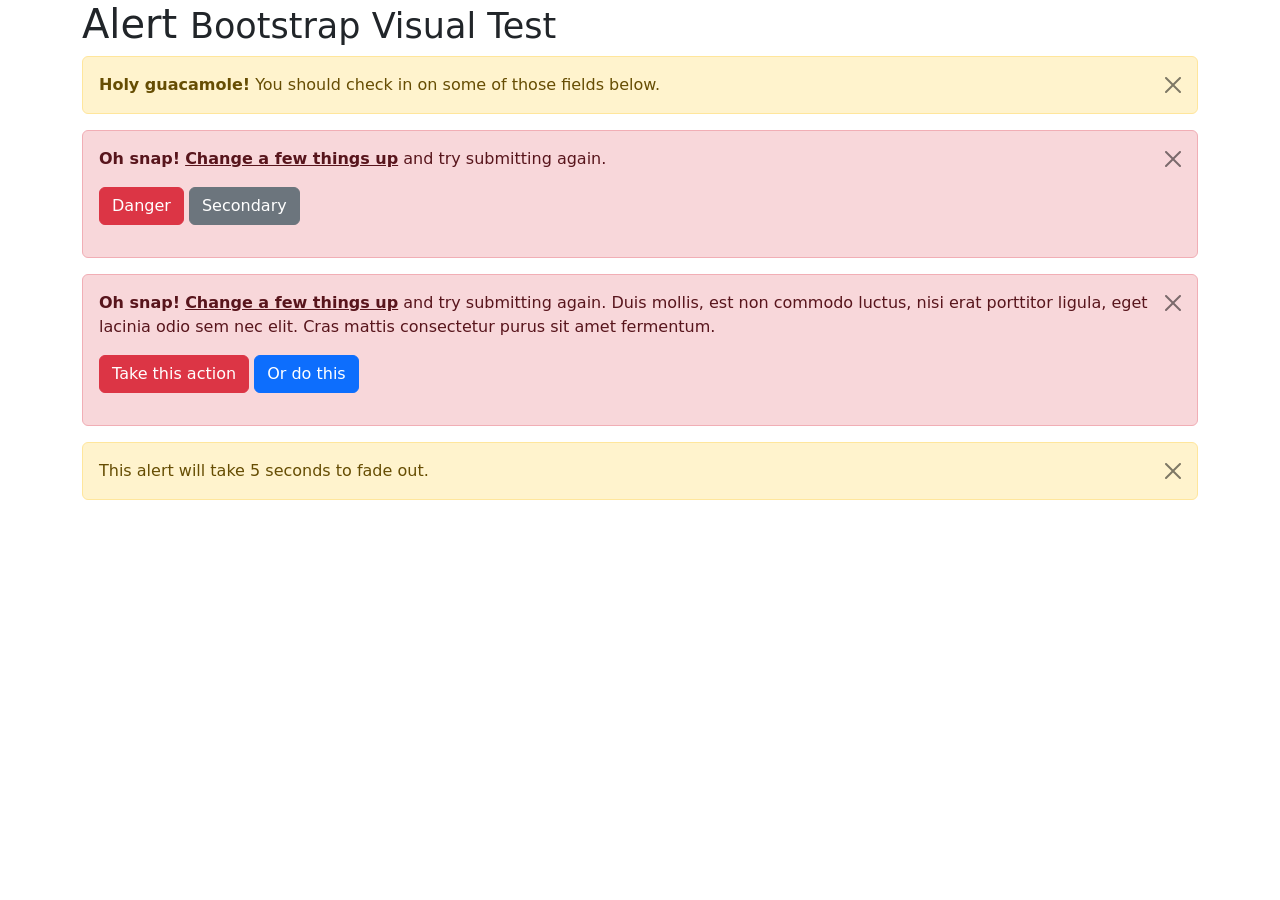
<file: modules/bootstrap-5.3.8/js/tests/visual/alert.html>
<!doctype html>
<html lang="en">
  <head>
    <meta charset="utf-8">
    <meta name="viewport" content="width=device-width, initial-scale=1">
    <link href="../../../dist/css/bootstrap.min.css" rel="stylesheet">
    <title>Alert</title>
  </head>
  <body>
    <div class="container">
      <h1>Alert <small>Bootstrap Visual Test</small></h1>

      <div class="alert alert-warning alert-dismissible fade show" role="alert">
        <button type="button" class="btn-close" data-bs-dismiss="alert" aria-label="Close"></button>
        <strong>Holy guacamole!</strong> You should check in on some of those fields below.
      </div>

      <div class="alert alert-danger alert-dismissible fade show" role="alert">
        <button type="button" class="btn-close" data-bs-dismiss="alert" aria-label="Close"></button>
        <p>
          <strong>Oh snap!</strong> <a href="#" class="alert-link">Change a few things up</a> and try submitting again.
        </p>
        <p>
          <button type="button" class="btn btn-danger">Danger</button>
          <button type="button" class="btn btn-secondary">Secondary</button>
        </p>
      </div>

      <div class="alert alert-danger alert-dismissible fade show" role="alert">
        <button type="button" class="btn-close" data-bs-dismiss="alert" aria-label="Close"></button>
        <p>
          <strong>Oh snap!</strong> <a href="#" class="alert-link">Change a few things up</a> and try submitting again. Duis mollis, est non commodo luctus, nisi erat porttitor ligula, eget lacinia odio sem nec elit. Cras mattis consectetur purus sit amet fermentum.
        </p>
        <p>
          <button type="button" class="btn btn-danger">Take this action</button>
          <button type="button" class="btn btn-primary">Or do this</button>
        </p>
      </div>

      <div class="alert alert-warning alert-dismissible fade show" role="alert" style="transition-duration: 5s;">
        <button type="button" class="btn-close" data-bs-dismiss="alert" aria-label="Close"></button>
        This alert will take 5 seconds to fade out.
      </div>
    </div>

    <script src="../../../dist/js/bootstrap.bundle.js"></script>
  </body>
</html>
</file>
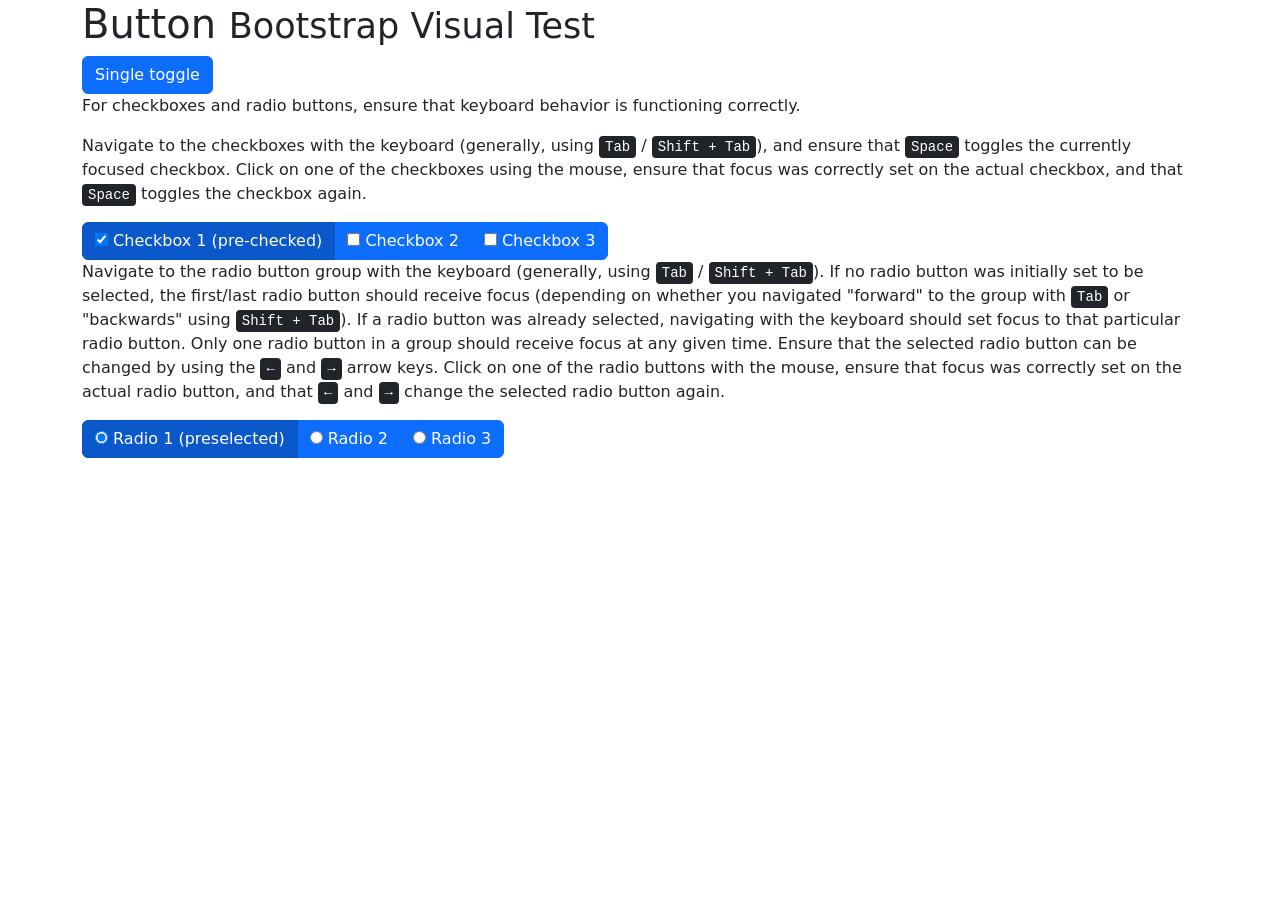
<file: modules/bootstrap-5.3.8/js/tests/visual/button.html>
<!doctype html>
<html lang="en">
  <head>
    <meta charset="utf-8">
    <meta name="viewport" content="width=device-width, initial-scale=1">
    <link href="../../../dist/css/bootstrap.min.css" rel="stylesheet">
    <title>Button</title>
  </head>
  <body>
    <div class="container">
      <h1>Button <small>Bootstrap Visual Test</small></h1>

      <button type="button" class="btn btn-primary" data-bs-toggle="button" aria-pressed="false" autocomplete="off">
        Single toggle
      </button>

      <p>For checkboxes and radio buttons, ensure that keyboard behavior is functioning correctly.</p>
      <p>Navigate to the checkboxes with the keyboard (generally, using <kbd>Tab</kbd> / <kbd><kbd>Shift</kbd> + <kbd>Tab</kbd></kbd>), and ensure that <kbd>Space</kbd> toggles the currently focused checkbox. Click on one of the checkboxes using the mouse, ensure that focus was correctly set on the actual checkbox, and that <kbd>Space</kbd> toggles the checkbox again.</p>

      <div class="btn-group" data-bs-toggle="buttons">
        <label class="btn btn-primary active">
          <input type="checkbox" checked autocomplete="off"> Checkbox 1 (pre-checked)
        </label>
        <label class="btn btn-primary">
          <input type="checkbox" autocomplete="off"> Checkbox 2
        </label>
        <label class="btn btn-primary">
          <input type="checkbox" autocomplete="off"> Checkbox 3
        </label>
      </div>

      <p>Navigate to the radio button group with the keyboard (generally, using <kbd>Tab</kbd> / <kbd><kbd>Shift</kbd> + <kbd>Tab</kbd></kbd>). If no radio button was initially set to be selected, the first/last radio button should receive focus (depending on whether you navigated "forward" to the group with <kbd>Tab</kbd> or "backwards" using <kbd><kbd>Shift</kbd> + <kbd>Tab</kbd></kbd>). If a radio button was already selected, navigating with the keyboard should set focus to that particular radio button. Only one radio button in a group should receive focus at any given time.  Ensure that the selected radio button can be changed by using the <kbd>←</kbd> and <kbd>→</kbd> arrow keys. Click on one of the radio buttons with the mouse,  ensure that focus was correctly set on the actual radio button, and that <kbd>←</kbd> and <kbd>→</kbd> change the selected radio button again.</p>

      <div class="btn-group" data-bs-toggle="buttons">
        <label class="btn btn-primary active">
          <input type="radio" name="options" id="option1" autocomplete="off" checked> Radio 1 (preselected)
        </label>
        <label class="btn btn-primary">
          <input type="radio" name="options" id="option2" autocomplete="off"> Radio 2
        </label>
        <label class="btn btn-primary">
          <input type="radio" name="options" id="option3" autocomplete="off"> Radio 3
        </label>
      </div>
    </div>

    <script src="../../../dist/js/bootstrap.bundle.js"></script>
  </body>
</html>
</file>
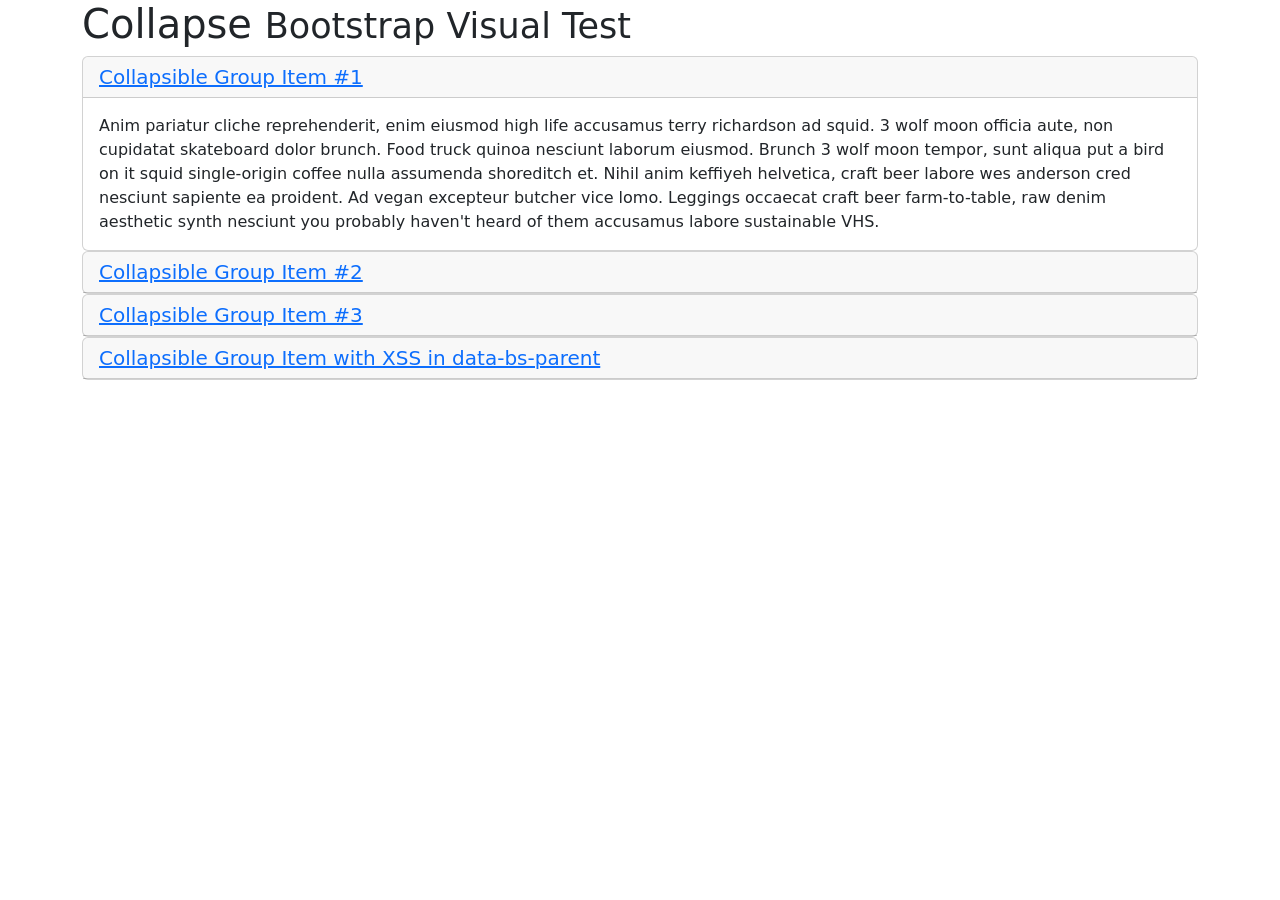
<file: modules/bootstrap-5.3.8/js/tests/visual/collapse.html>
<!doctype html>
<html lang="en">
  <head>
    <meta charset="utf-8">
    <meta name="viewport" content="width=device-width, initial-scale=1">
    <link href="../../../dist/css/bootstrap.min.css" rel="stylesheet">
    <title>Collapse</title>
  </head>
  <body>
    <div class="container">
      <h1>Collapse <small>Bootstrap Visual Test</small></h1>

      <div id="accordion" role="tablist">
        <div class="card" role="presentation">
          <div class="card-header" role="tab" id="headingOne">
            <h5 class="mb-0">
              <a data-bs-toggle="collapse" href="#collapseOne" aria-expanded="true" aria-controls="collapseOne">
                Collapsible Group Item #1
              </a>
            </h5>
          </div>

          <div id="collapseOne" class="collapse show" data-bs-parent="#accordion" role="tabpanel" aria-labelledby="headingOne">
            <div class="card-body">
              Anim pariatur cliche reprehenderit, enim eiusmod high life accusamus terry richardson ad squid. 3 wolf moon officia aute, non cupidatat skateboard dolor brunch. Food truck quinoa nesciunt laborum eiusmod. Brunch 3 wolf moon tempor, sunt aliqua put a bird on it squid single-origin coffee nulla assumenda shoreditch et. Nihil anim keffiyeh helvetica, craft beer labore wes anderson cred nesciunt sapiente ea proident. Ad vegan excepteur butcher vice lomo. Leggings occaecat craft beer farm-to-table, raw denim aesthetic synth nesciunt you probably haven't heard of them accusamus labore sustainable VHS.
            </div>
          </div>
        </div>
        <div class="card" role="presentation">
          <div class="card-header" role="tab" id="headingTwo">
            <h5 class="mb-0">
              <a class="collapsed" data-bs-toggle="collapse" href="#collapseTwo" aria-expanded="false" aria-controls="collapseTwo">
                Collapsible Group Item #2
              </a>
            </h5>
          </div>
          <div id="collapseTwo" class="collapse" data-bs-parent="#accordion" role="tabpanel" aria-labelledby="headingTwo">
            <div class="card-body">
              Anim pariatur cliche reprehenderit, enim eiusmod high life accusamus terry richardson ad squid. 3 wolf moon officia aute, non cupidatat skateboard dolor brunch. Food truck quinoa nesciunt laborum eiusmod. Brunch 3 wolf moon tempor, sunt aliqua put a bird on it squid single-origin coffee nulla assumenda shoreditch et. Nihil anim keffiyeh helvetica, craft beer labore wes anderson cred nesciunt sapiente ea proident. Ad vegan excepteur butcher vice lomo. Leggings occaecat craft beer farm-to-table, raw denim aesthetic synth nesciunt you probably haven't heard of them accusamus labore sustainable VHS.
            </div>
          </div>
        </div>
        <div class="card" role="presentation">
          <div class="card-header" role="tab" id="headingThree">
            <h5 class="mb-0">
              <a class="collapsed" data-bs-toggle="collapse" href="#collapseThree" aria-expanded="false" aria-controls="collapseThree">
                Collapsible Group Item #3
              </a>
            </h5>
          </div>
          <div id="collapseThree" class="collapse" data-bs-parent="#accordion" role="tabpanel" aria-labelledby="headingThree">
            <div class="card-body">
              Anim pariatur cliche reprehenderit, enim eiusmod high life accusamus terry richardson ad squid. 3 wolf moon officia aute, non cupidatat skateboard dolor brunch. Food truck quinoa nesciunt laborum eiusmod. Brunch 3 wolf moon tempor, sunt aliqua put a bird on it squid single-origin coffee nulla assumenda shoreditch et. Nihil anim keffiyeh helvetica, craft beer labore wes anderson cred nesciunt sapiente ea proident. Ad vegan excepteur butcher vice lomo. Leggings occaecat craft beer farm-to-table, raw denim aesthetic synth nesciunt you probably haven't heard of them accusamus labore sustainable VHS.
            </div>
          </div>
        </div>
        <div class="card" role="presentation">
          <div class="card-header" role="tab" id="headingFour">
            <h5 class="mb-0">
              <a class="collapsed" data-bs-toggle="collapse" href="#collapseFour" aria-expanded="false" aria-controls="collapseFour">
                Collapsible Group Item with XSS in data-bs-parent
              </a>
            </h5>
          </div>
          <div id="collapseFour" class="collapse" data-bs-parent="<img src=1 onerror=alert(123)>" role="tabpanel" aria-labelledby="headingFour">
            <div class="card-body">
              Anim pariatur cliche reprehenderit, enim eiusmod high life accusamus terry richardson ad squid. 3 wolf moon officia aute, non cupidatat skateboard dolor brunch. Food truck quinoa nesciunt laborum eiusmod. Brunch 3 wolf moon tempor, sunt aliqua put a bird on it squid single-origin coffee nulla assumenda shoreditch et. Nihil anim keffiyeh helvetica, craft beer labore wes anderson cred nesciunt sapiente ea proident. Ad vegan excepteur butcher vice lomo. Leggings occaecat craft beer farm-to-table, raw denim aesthetic synth nesciunt you probably haven't heard of them accusamus labore sustainable VHS.
            </div>
          </div>
        </div>
      </div>
    </div>

    <script src="../../../dist/js/bootstrap.bundle.js"></script>
  </body>
</html>
</file>
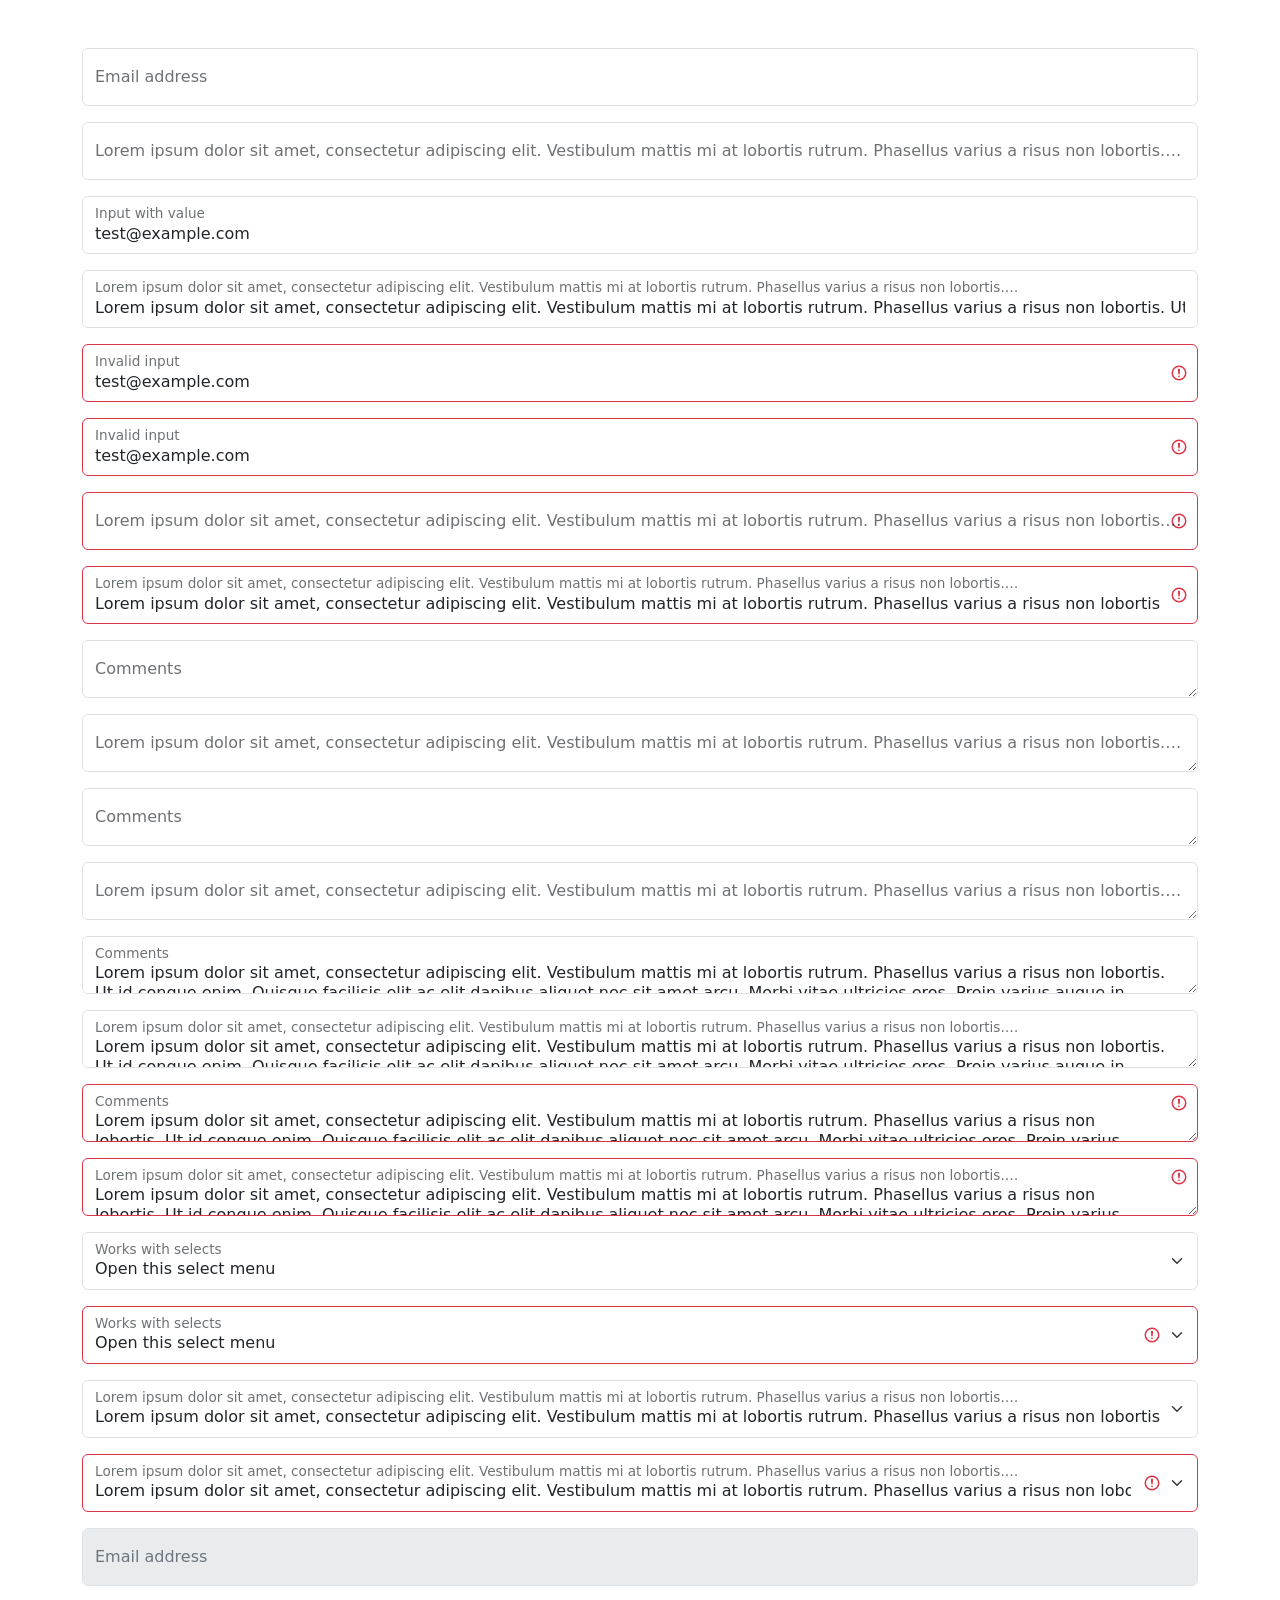
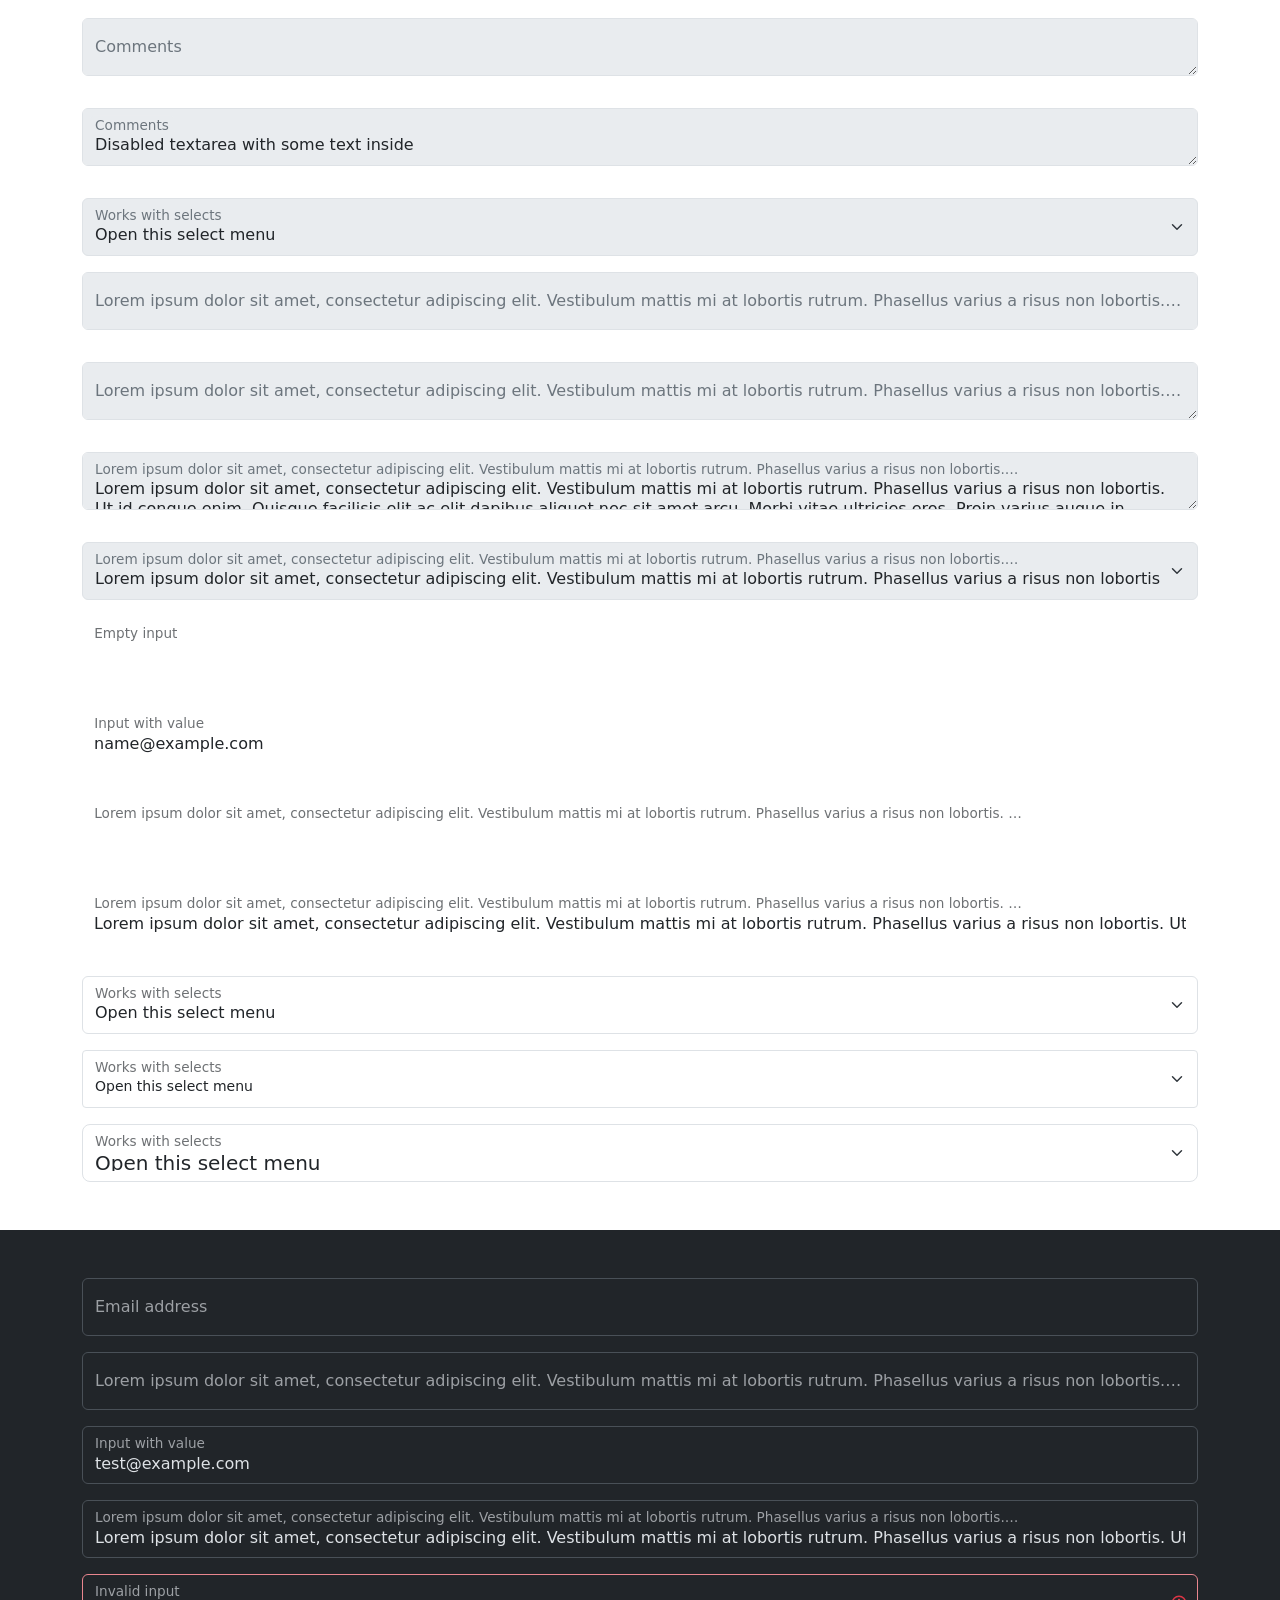
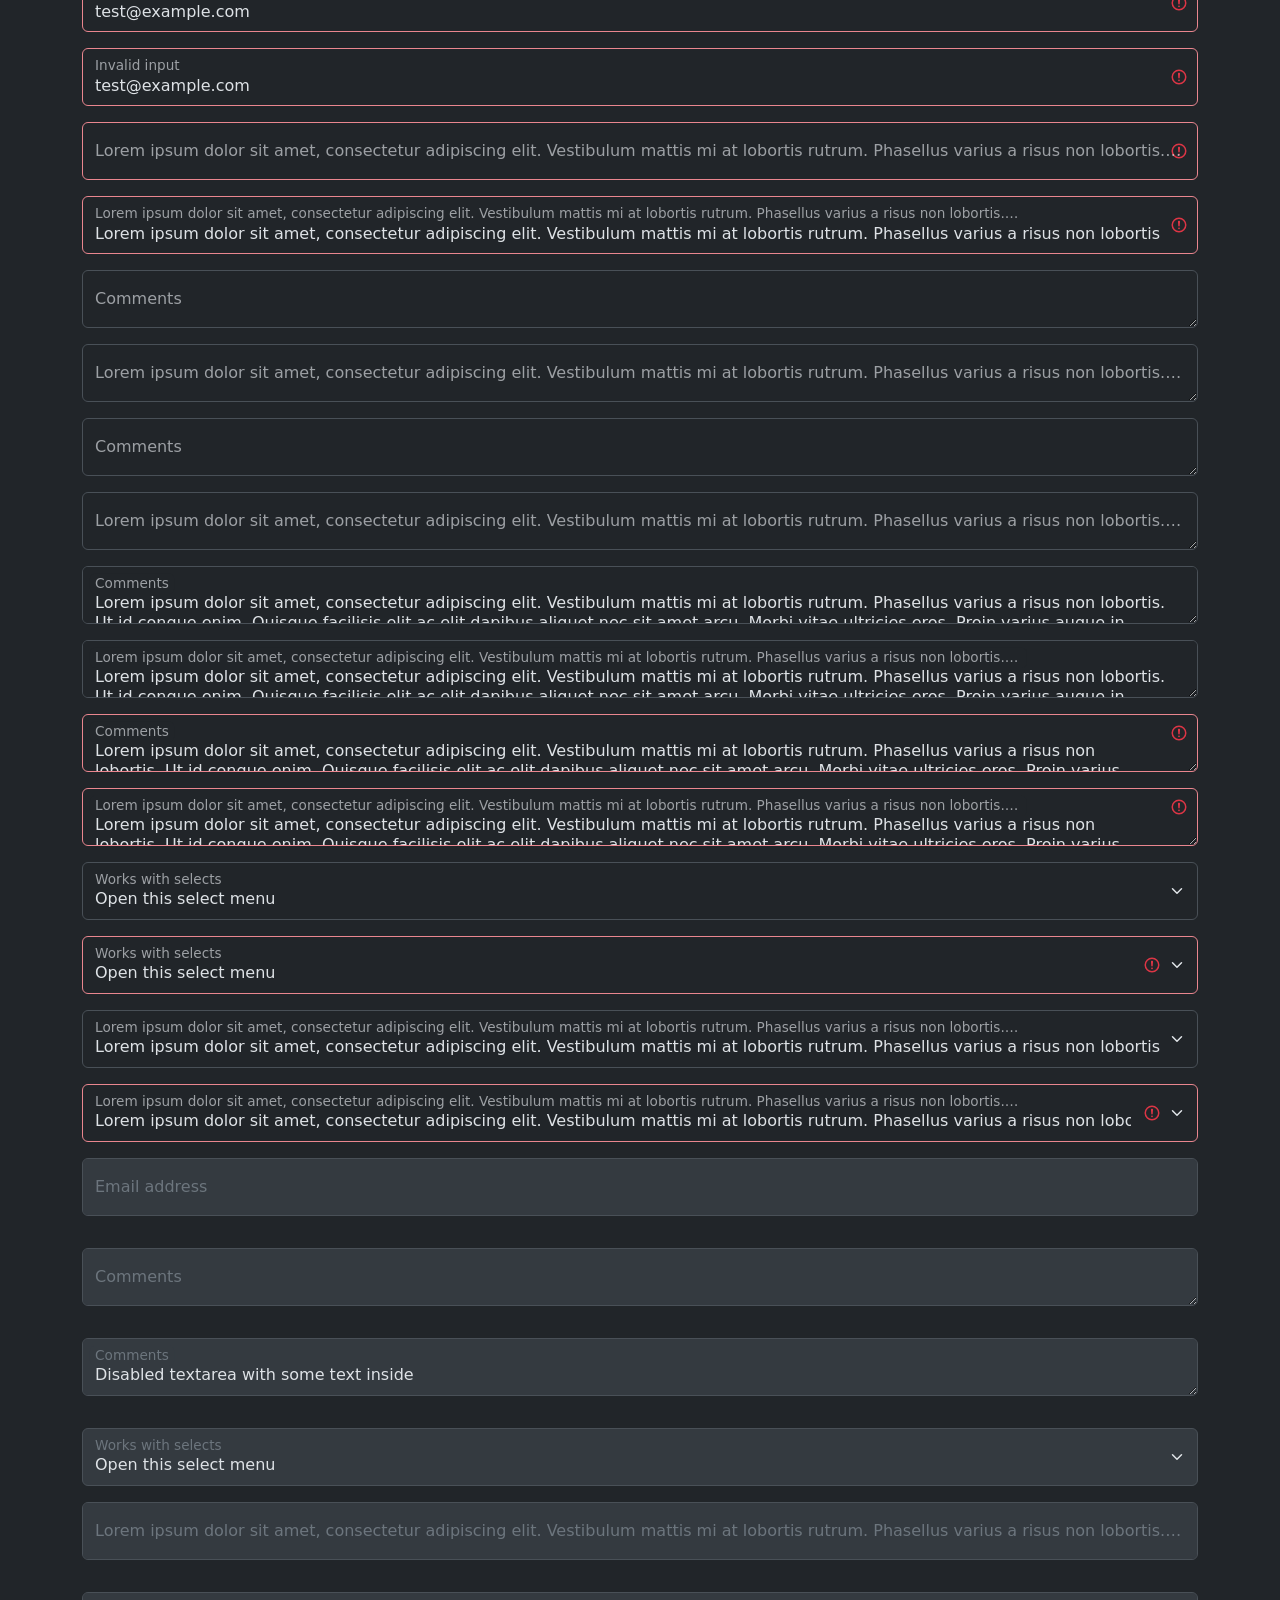
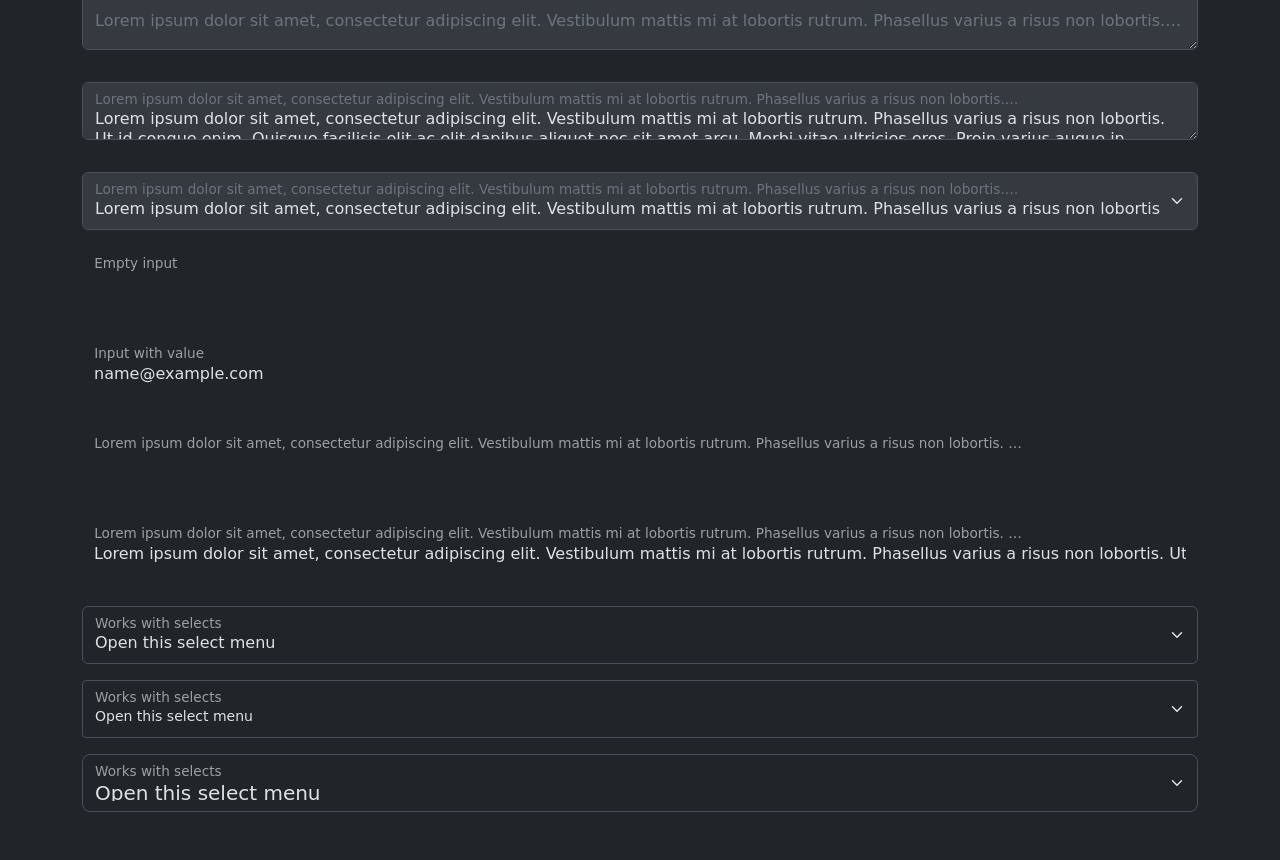
<file: modules/bootstrap-5.3.8/js/tests/visual/floating-label.html>
<!doctype html>
<html lang="zxx">
  <head>
    <meta charset="utf-8">
    <meta name="viewport" content="width=device-width, initial-scale=1">
    <link href="../../../dist/css/bootstrap.min.css" rel="stylesheet">
    <title>Form</title>
    <style></style>
  </head>
  <body>
    <div class="container py-5 d-flex flex-column gap-3">
      <div class="form-floating">
        <input type="email" class="form-control" id="floatingInput" placeholder="name@example.com">
        <label for="floatingInput">Email address</label>
      </div>
      <div class="form-floating">
        <input type="email" class="form-control" id="floatingInput1" placeholder="name@example.com">
        <label for="floatingInput1">Lorem ipsum dolor sit amet, consectetur adipiscing elit. Vestibulum mattis mi at lobortis rutrum. Phasellus varius a risus non lobortis. Ut id congue enim. Quisque facilisis elit ac elit dapibus aliquet nec sit amet arcu. Morbi vitae ultricies eros. Proin varius augue in tristique pretium. Morbi at ullamcorper elit, at ullamcorper massa. Vivamus suscipit quam quis viverra eleifend.</label>
      </div>
      <form class="form-floating">
        <input type="email" class="form-control" id="floatingInputValue" placeholder="name@example.com" value="test@example.com">
        <label for="floatingInputValue">Input with value</label>
      </form>
      <form class="form-floating">
        <input type="email" class="form-control" id="floatingInputValue1" placeholder="name@example.com" value="Lorem ipsum dolor sit amet, consectetur adipiscing elit. Vestibulum mattis mi at lobortis rutrum. Phasellus varius a risus non lobortis. Ut id congue enim. Quisque facilisis elit ac elit dapibus aliquet nec sit amet arcu. Morbi vitae ultricies eros. Proin varius augue in tristique pretium. Morbi at ullamcorper elit, at ullamcorper massa. Vivamus suscipit quam quis viverra eleifend.">
        <label for="floatingInputValue1">Lorem ipsum dolor sit amet, consectetur adipiscing elit. Vestibulum mattis mi at lobortis rutrum. Phasellus varius a risus non lobortis. Ut id congue enim. Quisque facilisis elit ac elit dapibus aliquet nec sit amet arcu. Morbi vitae ultricies eros. Proin varius augue in tristique pretium. Morbi at ullamcorper elit, at ullamcorper massa. Vivamus suscipit quam quis viverra eleifend.</label>
      </form>
      <form class="form-floating">
        <input type="email" class="form-control is-invalid" id="floatingInputInvalid" placeholder="name@example.com" value="test@example.com">
        <label for="floatingInputInvalid">Invalid input</label>
      </form>
      <form class="form-floating">
        <input type="email" class="form-control is-invalid" id="floatingInputInvalid1" placeholder="name@example.com" value="test@example.com">
        <label for="floatingInputInvalid1">Invalid input</label>
      </form>
      <form class="form-floating">
        <input type="email" class="form-control is-invalid" id="floatingInputInvalid2" placeholder="name@example.com">
        <label for="floatingInputInvalid2">Lorem ipsum dolor sit amet, consectetur adipiscing elit. Vestibulum mattis mi at lobortis rutrum. Phasellus varius a risus non lobortis. Ut id congue enim. Quisque facilisis elit ac elit dapibus aliquet nec sit amet arcu. Morbi vitae ultricies eros. Proin varius augue in tristique pretium. Morbi at ullamcorper elit, at ullamcorper massa. Vivamus suscipit quam quis viverra eleifend.</label>
      </form>
      <form class="form-floating">
        <input type="email" class="form-control is-invalid" id="floatingInputInvalid3" placeholder="name@example.com" value="Lorem ipsum dolor sit amet, consectetur adipiscing elit. Vestibulum mattis mi at lobortis rutrum. Phasellus varius a risus non lobortis. Ut id congue enim. Quisque facilisis elit ac elit dapibus aliquet nec sit amet arcu. Morbi vitae ultricies eros. Proin varius augue in tristique pretium. Morbi at ullamcorper elit, at ullamcorper massa. Vivamus suscipit quam quis viverra eleifend.">
        <label for="floatingInputInvalid3">Lorem ipsum dolor sit amet, consectetur adipiscing elit. Vestibulum mattis mi at lobortis rutrum. Phasellus varius a risus non lobortis. Ut id congue enim. Quisque facilisis elit ac elit dapibus aliquet nec sit amet arcu. Morbi vitae ultricies eros. Proin varius augue in tristique pretium. Morbi at ullamcorper elit, at ullamcorper massa. Vivamus suscipit quam quis viverra eleifend.</label>
      </form>
      <div class="form-floating">
        <textarea class="form-control" placeholder="Leave a comment here" id="floatingTextarea"></textarea>
        <label for="floatingTextarea">Comments</label>
      </div>
      <div class="form-floating">
        <textarea class="form-control" placeholder="Leave a comment here" id="floatingTextarea1"></textarea>
        <label for="floatingTextarea1">Lorem ipsum dolor sit amet, consectetur adipiscing elit. Vestibulum mattis mi at lobortis rutrum. Phasellus varius a risus non lobortis. Ut id congue enim. Quisque facilisis elit ac elit dapibus aliquet nec sit amet arcu. Morbi vitae ultricies eros. Proin varius augue in tristique pretium. Morbi at ullamcorper elit, at ullamcorper massa. Vivamus suscipit quam quis viverra eleifend.</label>
      </div>
      <div class="form-floating">
        <textarea class="form-control" placeholder="Leave a comment here" id="floatingTextarea2" style="height: 50px"></textarea>
        <label for="floatingTextarea2">Comments</label>
      </div>
      <div class="form-floating">
        <textarea class="form-control" placeholder="Leave a comment here" id="floatingTextarea3" style="height: 50px"></textarea>
        <label for="floatingTextarea3">Lorem ipsum dolor sit amet, consectetur adipiscing elit. Vestibulum mattis mi at lobortis rutrum. Phasellus varius a risus non lobortis. Ut id congue enim. Quisque facilisis elit ac elit dapibus aliquet nec sit amet arcu. Morbi vitae ultricies eros. Proin varius augue in tristique pretium. Morbi at ullamcorper elit, at ullamcorper massa. Vivamus suscipit quam quis viverra eleifend.</label>
      </div>
      <div class="form-floating">
        <textarea class="form-control" placeholder="Leave a comment here" id="floatingTextarea4" style="height: 50px">Lorem ipsum dolor sit amet, consectetur adipiscing elit. Vestibulum mattis mi at lobortis rutrum. Phasellus varius a risus non lobortis. Ut id congue enim. Quisque facilisis elit ac elit dapibus aliquet nec sit amet arcu. Morbi vitae ultricies eros. Proin varius augue in tristique pretium. Morbi at ullamcorper elit, at ullamcorper massa. Vivamus suscipit quam quis viverra eleifend.</textarea>
        <label for="floatingTextarea4">Comments</label>
      </div>
      <div class="form-floating">
        <textarea class="form-control" placeholder="Leave a comment here" id="floatingTextarea5" style="height: 50px">Lorem ipsum dolor sit amet, consectetur adipiscing elit. Vestibulum mattis mi at lobortis rutrum. Phasellus varius a risus non lobortis. Ut id congue enim. Quisque facilisis elit ac elit dapibus aliquet nec sit amet arcu. Morbi vitae ultricies eros. Proin varius augue in tristique pretium. Morbi at ullamcorper elit, at ullamcorper massa. Vivamus suscipit quam quis viverra eleifend.</textarea>
        <label for="floatingTextarea5">Lorem ipsum dolor sit amet, consectetur adipiscing elit. Vestibulum mattis mi at lobortis rutrum. Phasellus varius a risus non lobortis. Ut id congue enim. Quisque facilisis elit ac elit dapibus aliquet nec sit amet arcu. Morbi vitae ultricies eros. Proin varius augue in tristique pretium. Morbi at ullamcorper elit, at ullamcorper massa. Vivamus suscipit quam quis viverra eleifend.</label>
      </div>
      <div class="form-floating">
        <textarea class="form-control is-invalid" placeholder="Leave a comment here" id="floatingTextarea6" style="height: 50px">Lorem ipsum dolor sit amet, consectetur adipiscing elit. Vestibulum mattis mi at lobortis rutrum. Phasellus varius a risus non lobortis. Ut id congue enim. Quisque facilisis elit ac elit dapibus aliquet nec sit amet arcu. Morbi vitae ultricies eros. Proin varius augue in tristique pretium. Morbi at ullamcorper elit, at ullamcorper massa. Vivamus suscipit quam quis viverra eleifend.</textarea>
        <label for="floatingTextarea6">Comments</label>
      </div>
      <div class="form-floating">
        <textarea class="form-control is-invalid" placeholder="Leave a comment here" id="floatingTextarea7" style="height: 50px">Lorem ipsum dolor sit amet, consectetur adipiscing elit. Vestibulum mattis mi at lobortis rutrum. Phasellus varius a risus non lobortis. Ut id congue enim. Quisque facilisis elit ac elit dapibus aliquet nec sit amet arcu. Morbi vitae ultricies eros. Proin varius augue in tristique pretium. Morbi at ullamcorper elit, at ullamcorper massa. Vivamus suscipit quam quis viverra eleifend.</textarea>
        <label for="floatingTextarea7">Lorem ipsum dolor sit amet, consectetur adipiscing elit. Vestibulum mattis mi at lobortis rutrum. Phasellus varius a risus non lobortis. Ut id congue enim. Quisque facilisis elit ac elit dapibus aliquet nec sit amet arcu. Morbi vitae ultricies eros. Proin varius augue in tristique pretium. Morbi at ullamcorper elit, at ullamcorper massa. Vivamus suscipit quam quis viverra eleifend.</label>
      </div>
      <div class="form-floating">
        <select class="form-select" id="floatingSelect" aria-label="Floating label select example">
          <option selected>Open this select menu</option>
          <option value="1">One</option>
          <option value="2">Two</option>
          <option value="3">Three</option>
        </select>
        <label for="floatingSelect">Works with selects</label>
      </div>
      <div class="form-floating">
        <select class="form-select is-invalid" id="floatingSelect1" aria-label="Floating label select example">
          <option selected>Open this select menu</option>
          <option value="1">One</option>
          <option value="2">Two</option>
          <option value="3">Three</option>
        </select>
        <label for="floatingSelect1">Works with selects</label>
      </div>
      <div class="form-floating">
        <select class="form-select" id="floatingSelect2" aria-label="Floating label select example">
          <option selected>Lorem ipsum dolor sit amet, consectetur adipiscing elit. Vestibulum mattis mi at lobortis rutrum. Phasellus varius a risus non lobortis. Ut id congue enim. Quisque facilisis elit ac elit dapibus aliquet nec sit amet arcu. Morbi vitae ultricies eros. Proin varius augue in tristique pretium. Morbi at ullamcorper elit, at ullamcorper massa. Vivamus suscipit quam quis viverra eleifend.</option>
          <option value="1">Lorem ipsum dolor sit amet, consectetur adipiscing elit. Vestibulum mattis mi at lobortis rutrum. Phasellus varius a risus non lobortis. Ut id congue enim. Quisque facilisis elit ac elit dapibus aliquet nec sit amet arcu. Morbi vitae ultricies eros. Proin varius augue in tristique pretium. Morbi at ullamcorper elit, at ullamcorper massa. Vivamus suscipit quam quis viverra eleifend.</option>
          <option value="2">Lorem ipsum dolor sit amet, consectetur adipiscing elit. Vestibulum mattis mi at lobortis rutrum. Phasellus varius a risus non lobortis. Ut id congue enim. Quisque facilisis elit ac elit dapibus aliquet nec sit amet arcu. Morbi vitae ultricies eros. Proin varius augue in tristique pretium. Morbi at ullamcorper elit, at ullamcorper massa. Vivamus suscipit quam quis viverra eleifend.</option>
          <option value="3">Lorem ipsum dolor sit amet, consectetur adipiscing elit. Vestibulum mattis mi at lobortis rutrum. Phasellus varius a risus non lobortis. Ut id congue enim. Quisque facilisis elit ac elit dapibus aliquet nec sit amet arcu. Morbi vitae ultricies eros. Proin varius augue in tristique pretium. Morbi at ullamcorper elit, at ullamcorper massa. Vivamus suscipit quam quis viverra eleifend.</option>
        </select>
        <label for="floatingSelect2">Lorem ipsum dolor sit amet, consectetur adipiscing elit. Vestibulum mattis mi at lobortis rutrum. Phasellus varius a risus non lobortis. Ut id congue enim. Quisque facilisis elit ac elit dapibus aliquet nec sit amet arcu. Morbi vitae ultricies eros. Proin varius augue in tristique pretium. Morbi at ullamcorper elit, at ullamcorper massa. Vivamus suscipit quam quis viverra eleifend.</label>
      </div>
      <div class="form-floating">
        <select class="form-select is-invalid" id="floatingSelect3" aria-label="Floating label select example">
          <option selected>Lorem ipsum dolor sit amet, consectetur adipiscing elit. Vestibulum mattis mi at lobortis rutrum. Phasellus varius a risus non lobortis. Ut id congue enim. Quisque facilisis elit ac elit dapibus aliquet nec sit amet arcu. Morbi vitae ultricies eros. Proin varius augue in tristique pretium. Morbi at ullamcorper elit, at ullamcorper massa. Vivamus suscipit quam quis viverra eleifend.</option>
          <option value="1">Lorem ipsum dolor sit amet, consectetur adipiscing elit. Vestibulum mattis mi at lobortis rutrum. Phasellus varius a risus non lobortis. Ut id congue enim. Quisque facilisis elit ac elit dapibus aliquet nec sit amet arcu. Morbi vitae ultricies eros. Proin varius augue in tristique pretium. Morbi at ullamcorper elit, at ullamcorper massa. Vivamus suscipit quam quis viverra eleifend.</option>
          <option value="2">Lorem ipsum dolor sit amet, consectetur adipiscing elit. Vestibulum mattis mi at lobortis rutrum. Phasellus varius a risus non lobortis. Ut id congue enim. Quisque facilisis elit ac elit dapibus aliquet nec sit amet arcu. Morbi vitae ultricies eros. Proin varius augue in tristique pretium. Morbi at ullamcorper elit, at ullamcorper massa. Vivamus suscipit quam quis viverra eleifend.</option>
          <option value="3">Lorem ipsum dolor sit amet, consectetur adipiscing elit. Vestibulum mattis mi at lobortis rutrum. Phasellus varius a risus non lobortis. Ut id congue enim. Quisque facilisis elit ac elit dapibus aliquet nec sit amet arcu. Morbi vitae ultricies eros. Proin varius augue in tristique pretium. Morbi at ullamcorper elit, at ullamcorper massa. Vivamus suscipit quam quis viverra eleifend.</option>
        </select>
        <label for="floatingSelect3">Lorem ipsum dolor sit amet, consectetur adipiscing elit. Vestibulum mattis mi at lobortis rutrum. Phasellus varius a risus non lobortis. Ut id congue enim. Quisque facilisis elit ac elit dapibus aliquet nec sit amet arcu. Morbi vitae ultricies eros. Proin varius augue in tristique pretium. Morbi at ullamcorper elit, at ullamcorper massa. Vivamus suscipit quam quis viverra eleifend.</label>
      </div>
      <div class="form-floating mb-3">
        <input type="email" class="form-control" id="floatingInputDisabled" placeholder="name@example.com" disabled>
        <label for="floatingInputDisabled">Email address</label>
      </div>
      <div class="form-floating mb-3">
        <textarea class="form-control" placeholder="Leave a comment here" id="floatingTextareaDisabled" disabled></textarea>
        <label for="floatingTextareaDisabled">Comments</label>
      </div>
      <div class="form-floating mb-3">
        <textarea class="form-control" placeholder="Leave a comment here" id="floatingTextareaDisabled1" style="height: 50px" disabled>Disabled textarea with some text inside</textarea>
        <label for="floatingTextareaDisabled1">Comments</label>
      </div>
      <div class="form-floating">
        <select class="form-select" id="floatingSelectDisabled" aria-label="Floating label disabled select example" disabled>
          <option selected>Open this select menu</option>
          <option value="1">One</option>
          <option value="2">Two</option>
          <option value="3">Three</option>
        </select>
        <label for="floatingSelectDisabled">Works with selects</label>
      </div>
      <div class="form-floating mb-3">
        <input type="email" class="form-control" id="floatingInputDisabled1" placeholder="name@example.com" disabled>
        <label for="floatingInputDisabled1">Lorem ipsum dolor sit amet, consectetur adipiscing elit. Vestibulum mattis mi at lobortis rutrum. Phasellus varius a risus non lobortis. Ut id congue enim. Quisque facilisis elit ac elit dapibus aliquet nec sit amet arcu. Morbi vitae ultricies eros. Proin varius augue in tristique pretium. Morbi at ullamcorper elit, at ullamcorper massa. Vivamus suscipit quam quis viverra eleifend.</label>
      </div>
      <div class="form-floating mb-3">
        <textarea class="form-control" placeholder="Leave a comment here" id="floatingTextareaDisabled2" disabled></textarea>
        <label for="floatingTextareaDisabled2">Lorem ipsum dolor sit amet, consectetur adipiscing elit. Vestibulum mattis mi at lobortis rutrum. Phasellus varius a risus non lobortis. Ut id congue enim. Quisque facilisis elit ac elit dapibus aliquet nec sit amet arcu. Morbi vitae ultricies eros. Proin varius augue in tristique pretium. Morbi at ullamcorper elit, at ullamcorper massa. Vivamus suscipit quam quis viverra eleifend.</label>
      </div>
      <div class="form-floating mb-3">
        <textarea class="form-control" placeholder="Leave a comment here" id="floatingTextareaDisabled3" style="height: 50px" disabled>Lorem ipsum dolor sit amet, consectetur adipiscing elit. Vestibulum mattis mi at lobortis rutrum. Phasellus varius a risus non lobortis. Ut id congue enim. Quisque facilisis elit ac elit dapibus aliquet nec sit amet arcu. Morbi vitae ultricies eros. Proin varius augue in tristique pretium. Morbi at ullamcorper elit, at ullamcorper massa. Vivamus suscipit quam quis viverra eleifend.</textarea>
        <label for="floatingTextareaDisabled3">Lorem ipsum dolor sit amet, consectetur adipiscing elit. Vestibulum mattis mi at lobortis rutrum. Phasellus varius a risus non lobortis. Ut id congue enim. Quisque facilisis elit ac elit dapibus aliquet nec sit amet arcu. Morbi vitae ultricies eros. Proin varius augue in tristique pretium. Morbi at ullamcorper elit, at ullamcorper massa. Vivamus suscipit quam quis viverra eleifend.</label>
      </div>
      <div class="form-floating">
        <select class="form-select" id="floatingSelectDisabled1" aria-label="Floating label disabled select example" disabled>
          <option selected>Lorem ipsum dolor sit amet, consectetur adipiscing elit. Vestibulum mattis mi at lobortis rutrum. Phasellus varius a risus non lobortis. Ut id congue enim. Quisque facilisis elit ac elit dapibus aliquet nec sit amet arcu. Morbi vitae ultricies eros. Proin varius augue in tristique pretium. Morbi at ullamcorper elit, at ullamcorper massa. Vivamus suscipit quam quis viverra eleifend.</option>
          <option value="1">Lorem ipsum dolor sit amet, consectetur adipiscing elit. Vestibulum mattis mi at lobortis rutrum. Phasellus varius a risus non lobortis. Ut id congue enim. Quisque facilisis elit ac elit dapibus aliquet nec sit amet arcu. Morbi vitae ultricies eros. Proin varius augue in tristique pretium. Morbi at ullamcorper elit, at ullamcorper massa. Vivamus suscipit quam quis viverra eleifend.</option>
          <option value="2">Lorem ipsum dolor sit amet, consectetur adipiscing elit. Vestibulum mattis mi at lobortis rutrum. Phasellus varius a risus non lobortis. Ut id congue enim. Quisque facilisis elit ac elit dapibus aliquet nec sit amet arcu. Morbi vitae ultricies eros. Proin varius augue in tristique pretium. Morbi at ullamcorper elit, at ullamcorper massa. Vivamus suscipit quam quis viverra eleifend.</option>
          <option value="3">Lorem ipsum dolor sit amet, consectetur adipiscing elit. Vestibulum mattis mi at lobortis rutrum. Phasellus varius a risus non lobortis. Ut id congue enim. Quisque facilisis elit ac elit dapibus aliquet nec sit amet arcu. Morbi vitae ultricies eros. Proin varius augue in tristique pretium. Morbi at ullamcorper elit, at ullamcorper massa. Vivamus suscipit quam quis viverra eleifend.</option>
        </select>
        <label for="floatingSelectDisabled1">Lorem ipsum dolor sit amet, consectetur adipiscing elit. Vestibulum mattis mi at lobortis rutrum. Phasellus varius a risus non lobortis. Ut id congue enim. Quisque facilisis elit ac elit dapibus aliquet nec sit amet arcu. Morbi vitae ultricies eros. Proin varius augue in tristique pretium. Morbi at ullamcorper elit, at ullamcorper massa. Vivamus suscipit quam quis viverra eleifend.</label>
      </div>
      <div class="form-floating mb-3">
        <input type="email" readonly class="form-control-plaintext" id="floatingEmptyPlaintextInput" placeholder="name@example.com">
        <label for="floatingEmptyPlaintextInput">Empty input</label>
      </div>
      <div class="form-floating mb-3">
        <input type="email" readonly class="form-control-plaintext" id="floatingPlaintextInput" placeholder="name@example.com" value="name@example.com">
        <label for="floatingPlaintextInput">Input with value</label>
      </div>
      <div class="form-floating mb-3">
        <input type="email" readonly class="form-control-plaintext" id="floatingEmptyPlaintextInput1" placeholder="name@example.com">
        <label for="floatingEmptyPlaintextInput1">Lorem ipsum dolor sit amet, consectetur adipiscing elit. Vestibulum mattis mi at lobortis rutrum. Phasellus varius a risus non lobortis. Ut id congue enim. Quisque facilisis elit ac elit dapibus aliquet nec sit amet arcu. Morbi vitae ultricies eros. Proin varius augue in tristique pretium. Morbi at ullamcorper elit, at ullamcorper massa. Vivamus suscipit quam quis viverra eleifend.</label>
      </div>
      <div class="form-floating mb-3">
        <input type="email" readonly class="form-control-plaintext" id="floatingPlaintextInput1" placeholder="name@example.com" value="Lorem ipsum dolor sit amet, consectetur adipiscing elit. Vestibulum mattis mi at lobortis rutrum. Phasellus varius a risus non lobortis. Ut id congue enim. Quisque facilisis elit ac elit dapibus aliquet nec sit amet arcu. Morbi vitae ultricies eros. Proin varius augue in tristique pretium. Morbi at ullamcorper elit, at ullamcorper massa. Vivamus suscipit quam quis viverra eleifend.">
        <label for="floatingPlaintextInput1">Lorem ipsum dolor sit amet, consectetur adipiscing elit. Vestibulum mattis mi at lobortis rutrum. Phasellus varius a risus non lobortis. Ut id congue enim. Quisque facilisis elit ac elit dapibus aliquet nec sit amet arcu. Morbi vitae ultricies eros. Proin varius augue in tristique pretium. Morbi at ullamcorper elit, at ullamcorper massa. Vivamus suscipit quam quis viverra eleifend.</label>
      </div>
      <!--Compare form-select rendering depending on the size-->
      <div class="form-floating">
        <select class="form-select" id="floatingSelectRegular" aria-label="Floating label select example">
          <option selected="">Open this select menu</option>
          <option value="1">One</option>
          <option value="2">Two</option>
          <option value="3">Three</option>
        </select>
        <label for="floatingSelectRegular">Works with selects</label>
      </div>
      <div class="form-floating">
        <select class="form-select form-select-sm" id="floatingSelectSmall" aria-label="Floating label select example">
          <option selected="">Open this select menu</option>
          <option value="1">One</option>
          <option value="2">Two</option>
          <option value="3">Three</option>
        </select>
        <label for="floatingSelectSmall">Works with selects</label>
      </div>
      <div class="form-floating">
        <select class="form-select form-select-lg" id="floatingSelectLarge" aria-label="Floating label select example">
          <option selected="">Open this select menu</option>
          <option value="1">One</option>
          <option value="2">Two</option>
          <option value="3">Three</option>
        </select>
        <label for="floatingSelectLarge">Works with selects</label>
      </div>
    </div>

    <div class="container-fluid bg-body" data-bs-theme="dark">
      <div class="container py-5 d-flex flex-column gap-3">
        <div class="form-floating">
          <input type="email" class="form-control" id="floatingInput2" placeholder="name@example.com">
          <label for="floatingInput2">Email address</label>
        </div>
        <div class="form-floating">
          <input type="email" class="form-control" id="floatingInput3" placeholder="name@example.com">
          <label for="floatingInput3">Lorem ipsum dolor sit amet, consectetur adipiscing elit. Vestibulum mattis mi at lobortis rutrum. Phasellus varius a risus non lobortis. Ut id congue enim. Quisque facilisis elit ac elit dapibus aliquet nec sit amet arcu. Morbi vitae ultricies eros. Proin varius augue in tristique pretium. Morbi at ullamcorper elit, at ullamcorper massa. Vivamus suscipit quam quis viverra eleifend.</label>
        </div>
        <form class="form-floating">
          <input type="email" class="form-control" id="floatingInputValue2" placeholder="name@example.com" value="test@example.com">
          <label for="floatingInputValue2">Input with value</label>
        </form>
        <form class="form-floating">
          <input type="email" class="form-control" id="floatingInputValue3" placeholder="name@example.com" value="Lorem ipsum dolor sit amet, consectetur adipiscing elit. Vestibulum mattis mi at lobortis rutrum. Phasellus varius a risus non lobortis. Ut id congue enim. Quisque facilisis elit ac elit dapibus aliquet nec sit amet arcu. Morbi vitae ultricies eros. Proin varius augue in tristique pretium. Morbi at ullamcorper elit, at ullamcorper massa. Vivamus suscipit quam quis viverra eleifend.">
          <label for="floatingInputValue3">Lorem ipsum dolor sit amet, consectetur adipiscing elit. Vestibulum mattis mi at lobortis rutrum. Phasellus varius a risus non lobortis. Ut id congue enim. Quisque facilisis elit ac elit dapibus aliquet nec sit amet arcu. Morbi vitae ultricies eros. Proin varius augue in tristique pretium. Morbi at ullamcorper elit, at ullamcorper massa. Vivamus suscipit quam quis viverra eleifend.</label>
        </form>
        <form class="form-floating">
          <input type="email" class="form-control is-invalid" id="floatingInputInvalid4" placeholder="name@example.com" value="test@example.com">
          <label for="floatingInputInvalid4">Invalid input</label>
        </form>
        <form class="form-floating">
          <input type="email" class="form-control is-invalid" id="floatingInputInvalid5" placeholder="name@example.com" value="test@example.com">
          <label for="floatingInputInvalid5">Invalid input</label>
        </form>
        <form class="form-floating">
          <input type="email" class="form-control is-invalid" id="floatingInputInvalid6" placeholder="name@example.com">
          <label for="floatingInputInvalid6">Lorem ipsum dolor sit amet, consectetur adipiscing elit. Vestibulum mattis mi at lobortis rutrum. Phasellus varius a risus non lobortis. Ut id congue enim. Quisque facilisis elit ac elit dapibus aliquet nec sit amet arcu. Morbi vitae ultricies eros. Proin varius augue in tristique pretium. Morbi at ullamcorper elit, at ullamcorper massa. Vivamus suscipit quam quis viverra eleifend.</label>
        </form>
        <form class="form-floating">
          <input type="email" class="form-control is-invalid" id="floatingInputInvalid7" placeholder="name@example.com" value="Lorem ipsum dolor sit amet, consectetur adipiscing elit. Vestibulum mattis mi at lobortis rutrum. Phasellus varius a risus non lobortis. Ut id congue enim. Quisque facilisis elit ac elit dapibus aliquet nec sit amet arcu. Morbi vitae ultricies eros. Proin varius augue in tristique pretium. Morbi at ullamcorper elit, at ullamcorper massa. Vivamus suscipit quam quis viverra eleifend.">
          <label for="floatingInputInvalid7">Lorem ipsum dolor sit amet, consectetur adipiscing elit. Vestibulum mattis mi at lobortis rutrum. Phasellus varius a risus non lobortis. Ut id congue enim. Quisque facilisis elit ac elit dapibus aliquet nec sit amet arcu. Morbi vitae ultricies eros. Proin varius augue in tristique pretium. Morbi at ullamcorper elit, at ullamcorper massa. Vivamus suscipit quam quis viverra eleifend.</label>
        </form>
        <div class="form-floating">
          <textarea class="form-control" placeholder="Leave a comment here" id="floatingTextarea8"></textarea>
          <label for="floatingTextarea8">Comments</label>
        </div>
        <div class="form-floating">
          <textarea class="form-control" placeholder="Leave a comment here" id="floatingTextarea9"></textarea>
          <label for="floatingTextarea9">Lorem ipsum dolor sit amet, consectetur adipiscing elit. Vestibulum mattis mi at lobortis rutrum. Phasellus varius a risus non lobortis. Ut id congue enim. Quisque facilisis elit ac elit dapibus aliquet nec sit amet arcu. Morbi vitae ultricies eros. Proin varius augue in tristique pretium. Morbi at ullamcorper elit, at ullamcorper massa. Vivamus suscipit quam quis viverra eleifend.</label>
        </div>
        <div class="form-floating">
          <textarea class="form-control" placeholder="Leave a comment here" id="floatingTextarea10" style="height: 50px"></textarea>
          <label for="floatingTextarea10">Comments</label>
        </div>
        <div class="form-floating">
          <textarea class="form-control" placeholder="Leave a comment here" id="floatingTextarea11" style="height: 50px"></textarea>
          <label for="floatingTextarea11">Lorem ipsum dolor sit amet, consectetur adipiscing elit. Vestibulum mattis mi at lobortis rutrum. Phasellus varius a risus non lobortis. Ut id congue enim. Quisque facilisis elit ac elit dapibus aliquet nec sit amet arcu. Morbi vitae ultricies eros. Proin varius augue in tristique pretium. Morbi at ullamcorper elit, at ullamcorper massa. Vivamus suscipit quam quis viverra eleifend.</label>
        </div>
        <div class="form-floating">
          <textarea class="form-control" placeholder="Leave a comment here" id="floatingTextarea12" style="height: 50px">Lorem ipsum dolor sit amet, consectetur adipiscing elit. Vestibulum mattis mi at lobortis rutrum. Phasellus varius a risus non lobortis. Ut id congue enim. Quisque facilisis elit ac elit dapibus aliquet nec sit amet arcu. Morbi vitae ultricies eros. Proin varius augue in tristique pretium. Morbi at ullamcorper elit, at ullamcorper massa. Vivamus suscipit quam quis viverra eleifend.</textarea>
          <label for="floatingTextarea12">Comments</label>
        </div>
        <div class="form-floating">
          <textarea class="form-control" placeholder="Leave a comment here" id="floatingTextarea13" style="height: 50px">Lorem ipsum dolor sit amet, consectetur adipiscing elit. Vestibulum mattis mi at lobortis rutrum. Phasellus varius a risus non lobortis. Ut id congue enim. Quisque facilisis elit ac elit dapibus aliquet nec sit amet arcu. Morbi vitae ultricies eros. Proin varius augue in tristique pretium. Morbi at ullamcorper elit, at ullamcorper massa. Vivamus suscipit quam quis viverra eleifend.</textarea>
          <label for="floatingTextarea13">Lorem ipsum dolor sit amet, consectetur adipiscing elit. Vestibulum mattis mi at lobortis rutrum. Phasellus varius a risus non lobortis. Ut id congue enim. Quisque facilisis elit ac elit dapibus aliquet nec sit amet arcu. Morbi vitae ultricies eros. Proin varius augue in tristique pretium. Morbi at ullamcorper elit, at ullamcorper massa. Vivamus suscipit quam quis viverra eleifend.</label>
        </div>
        <div class="form-floating">
          <textarea class="form-control is-invalid" placeholder="Leave a comment here" id="floatingTextarea14" style="height: 50px">Lorem ipsum dolor sit amet, consectetur adipiscing elit. Vestibulum mattis mi at lobortis rutrum. Phasellus varius a risus non lobortis. Ut id congue enim. Quisque facilisis elit ac elit dapibus aliquet nec sit amet arcu. Morbi vitae ultricies eros. Proin varius augue in tristique pretium. Morbi at ullamcorper elit, at ullamcorper massa. Vivamus suscipit quam quis viverra eleifend.</textarea>
          <label for="floatingTextarea14">Comments</label>
        </div>
        <div class="form-floating">
          <textarea class="form-control is-invalid" placeholder="Leave a comment here" id="floatingTextarea15" style="height: 50px">Lorem ipsum dolor sit amet, consectetur adipiscing elit. Vestibulum mattis mi at lobortis rutrum. Phasellus varius a risus non lobortis. Ut id congue enim. Quisque facilisis elit ac elit dapibus aliquet nec sit amet arcu. Morbi vitae ultricies eros. Proin varius augue in tristique pretium. Morbi at ullamcorper elit, at ullamcorper massa. Vivamus suscipit quam quis viverra eleifend.</textarea>
          <label for="floatingTextarea15">Lorem ipsum dolor sit amet, consectetur adipiscing elit. Vestibulum mattis mi at lobortis rutrum. Phasellus varius a risus non lobortis. Ut id congue enim. Quisque facilisis elit ac elit dapibus aliquet nec sit amet arcu. Morbi vitae ultricies eros. Proin varius augue in tristique pretium. Morbi at ullamcorper elit, at ullamcorper massa. Vivamus suscipit quam quis viverra eleifend.</label>
        </div>
        <div class="form-floating">
          <select class="form-select" id="floatingSelect4" aria-label="Floating label select example">
            <option selected>Open this select menu</option>
            <option value="1">One</option>
            <option value="2">Two</option>
            <option value="3">Three</option>
          </select>
          <label for="floatingSelect4">Works with selects</label>
        </div>
        <div class="form-floating">
          <select class="form-select is-invalid" id="floatingSelect5" aria-label="Floating label select example">
            <option selected>Open this select menu</option>
            <option value="1">One</option>
            <option value="2">Two</option>
            <option value="3">Three</option>
          </select>
          <label for="floatingSelect5">Works with selects</label>
        </div>
        <div class="form-floating">
          <select class="form-select" id="floatingSelect6" aria-label="Floating label select example">
            <option selected>Lorem ipsum dolor sit amet, consectetur adipiscing elit. Vestibulum mattis mi at lobortis rutrum. Phasellus varius a risus non lobortis. Ut id congue enim. Quisque facilisis elit ac elit dapibus aliquet nec sit amet arcu. Morbi vitae ultricies eros. Proin varius augue in tristique pretium. Morbi at ullamcorper elit, at ullamcorper massa. Vivamus suscipit quam quis viverra eleifend.</option>
            <option value="1">Lorem ipsum dolor sit amet, consectetur adipiscing elit. Vestibulum mattis mi at lobortis rutrum. Phasellus varius a risus non lobortis. Ut id congue enim. Quisque facilisis elit ac elit dapibus aliquet nec sit amet arcu. Morbi vitae ultricies eros. Proin varius augue in tristique pretium. Morbi at ullamcorper elit, at ullamcorper massa. Vivamus suscipit quam quis viverra eleifend.</option>
            <option value="2">Lorem ipsum dolor sit amet, consectetur adipiscing elit. Vestibulum mattis mi at lobortis rutrum. Phasellus varius a risus non lobortis. Ut id congue enim. Quisque facilisis elit ac elit dapibus aliquet nec sit amet arcu. Morbi vitae ultricies eros. Proin varius augue in tristique pretium. Morbi at ullamcorper elit, at ullamcorper massa. Vivamus suscipit quam quis viverra eleifend.</option>
            <option value="3">Lorem ipsum dolor sit amet, consectetur adipiscing elit. Vestibulum mattis mi at lobortis rutrum. Phasellus varius a risus non lobortis. Ut id congue enim. Quisque facilisis elit ac elit dapibus aliquet nec sit amet arcu. Morbi vitae ultricies eros. Proin varius augue in tristique pretium. Morbi at ullamcorper elit, at ullamcorper massa. Vivamus suscipit quam quis viverra eleifend.</option>
          </select>
          <label for="floatingSelect6">Lorem ipsum dolor sit amet, consectetur adipiscing elit. Vestibulum mattis mi at lobortis rutrum. Phasellus varius a risus non lobortis. Ut id congue enim. Quisque facilisis elit ac elit dapibus aliquet nec sit amet arcu. Morbi vitae ultricies eros. Proin varius augue in tristique pretium. Morbi at ullamcorper elit, at ullamcorper massa. Vivamus suscipit quam quis viverra eleifend.</label>
        </div>
        <div class="form-floating">
          <select class="form-select is-invalid" id="floatingSelect7" aria-label="Floating label select example">
            <option selected>Lorem ipsum dolor sit amet, consectetur adipiscing elit. Vestibulum mattis mi at lobortis rutrum. Phasellus varius a risus non lobortis. Ut id congue enim. Quisque facilisis elit ac elit dapibus aliquet nec sit amet arcu. Morbi vitae ultricies eros. Proin varius augue in tristique pretium. Morbi at ullamcorper elit, at ullamcorper massa. Vivamus suscipit quam quis viverra eleifend.</option>
            <option value="1">Lorem ipsum dolor sit amet, consectetur adipiscing elit. Vestibulum mattis mi at lobortis rutrum. Phasellus varius a risus non lobortis. Ut id congue enim. Quisque facilisis elit ac elit dapibus aliquet nec sit amet arcu. Morbi vitae ultricies eros. Proin varius augue in tristique pretium. Morbi at ullamcorper elit, at ullamcorper massa. Vivamus suscipit quam quis viverra eleifend.</option>
            <option value="2">Lorem ipsum dolor sit amet, consectetur adipiscing elit. Vestibulum mattis mi at lobortis rutrum. Phasellus varius a risus non lobortis. Ut id congue enim. Quisque facilisis elit ac elit dapibus aliquet nec sit amet arcu. Morbi vitae ultricies eros. Proin varius augue in tristique pretium. Morbi at ullamcorper elit, at ullamcorper massa. Vivamus suscipit quam quis viverra eleifend.</option>
            <option value="3">Lorem ipsum dolor sit amet, consectetur adipiscing elit. Vestibulum mattis mi at lobortis rutrum. Phasellus varius a risus non lobortis. Ut id congue enim. Quisque facilisis elit ac elit dapibus aliquet nec sit amet arcu. Morbi vitae ultricies eros. Proin varius augue in tristique pretium. Morbi at ullamcorper elit, at ullamcorper massa. Vivamus suscipit quam quis viverra eleifend.</option>
          </select>
          <label for="floatingSelect7">Lorem ipsum dolor sit amet, consectetur adipiscing elit. Vestibulum mattis mi at lobortis rutrum. Phasellus varius a risus non lobortis. Ut id congue enim. Quisque facilisis elit ac elit dapibus aliquet nec sit amet arcu. Morbi vitae ultricies eros. Proin varius augue in tristique pretium. Morbi at ullamcorper elit, at ullamcorper massa. Vivamus suscipit quam quis viverra eleifend.</label>
        </div>
        <div class="form-floating mb-3">
          <input type="email" class="form-control" id="floatingInputDisabled2" placeholder="name@example.com" disabled>
          <label for="floatingInputDisabled2">Email address</label>
        </div>
        <div class="form-floating mb-3">
          <textarea class="form-control" placeholder="Leave a comment here" id="floatingTextareaDisabled4" disabled></textarea>
          <label for="floatingTextareaDisabled4">Comments</label>
        </div>
        <div class="form-floating mb-3">
          <textarea class="form-control" placeholder="Leave a comment here" id="floatingTextareaDisabled5" style="height: 50px" disabled>Disabled textarea with some text inside</textarea>
          <label for="floatingTextareaDisabled5">Comments</label>
        </div>
        <div class="form-floating">
          <select class="form-select" id="floatingSelectDisabled2" aria-label="Floating label disabled select example" disabled>
            <option selected>Open this select menu</option>
            <option value="1">One</option>
            <option value="2">Two</option>
            <option value="3">Three</option>
          </select>
          <label for="floatingSelectDisabled2">Works with selects</label>
        </div>
        <div class="form-floating mb-3">
          <input type="email" class="form-control" id="floatingInputDisabled3" placeholder="name@example.com" disabled>
          <label for="floatingInputDisabled3">Lorem ipsum dolor sit amet, consectetur adipiscing elit. Vestibulum mattis mi at lobortis rutrum. Phasellus varius a risus non lobortis. Ut id congue enim. Quisque facilisis elit ac elit dapibus aliquet nec sit amet arcu. Morbi vitae ultricies eros. Proin varius augue in tristique pretium. Morbi at ullamcorper elit, at ullamcorper massa. Vivamus suscipit quam quis viverra eleifend.</label>
        </div>
        <div class="form-floating mb-3">
          <textarea class="form-control" placeholder="Leave a comment here" id="floatingTextareaDisabled6" disabled></textarea>
          <label for="floatingTextareaDisabled6">Lorem ipsum dolor sit amet, consectetur adipiscing elit. Vestibulum mattis mi at lobortis rutrum. Phasellus varius a risus non lobortis. Ut id congue enim. Quisque facilisis elit ac elit dapibus aliquet nec sit amet arcu. Morbi vitae ultricies eros. Proin varius augue in tristique pretium. Morbi at ullamcorper elit, at ullamcorper massa. Vivamus suscipit quam quis viverra eleifend.</label>
        </div>
        <div class="form-floating mb-3">
          <textarea class="form-control" placeholder="Leave a comment here" id="floatingTextareaDisabled7" style="height: 50px" disabled>Lorem ipsum dolor sit amet, consectetur adipiscing elit. Vestibulum mattis mi at lobortis rutrum. Phasellus varius a risus non lobortis. Ut id congue enim. Quisque facilisis elit ac elit dapibus aliquet nec sit amet arcu. Morbi vitae ultricies eros. Proin varius augue in tristique pretium. Morbi at ullamcorper elit, at ullamcorper massa. Vivamus suscipit quam quis viverra eleifend.</textarea>
          <label for="floatingTextareaDisabled7">Lorem ipsum dolor sit amet, consectetur adipiscing elit. Vestibulum mattis mi at lobortis rutrum. Phasellus varius a risus non lobortis. Ut id congue enim. Quisque facilisis elit ac elit dapibus aliquet nec sit amet arcu. Morbi vitae ultricies eros. Proin varius augue in tristique pretium. Morbi at ullamcorper elit, at ullamcorper massa. Vivamus suscipit quam quis viverra eleifend.</label>
        </div>
        <div class="form-floating">
          <select class="form-select" id="floatingSelectDisabled3" aria-label="Floating label disabled select example" disabled>
            <option selected>Lorem ipsum dolor sit amet, consectetur adipiscing elit. Vestibulum mattis mi at lobortis rutrum. Phasellus varius a risus non lobortis. Ut id congue enim. Quisque facilisis elit ac elit dapibus aliquet nec sit amet arcu. Morbi vitae ultricies eros. Proin varius augue in tristique pretium. Morbi at ullamcorper elit, at ullamcorper massa. Vivamus suscipit quam quis viverra eleifend.</option>
            <option value="1">Lorem ipsum dolor sit amet, consectetur adipiscing elit. Vestibulum mattis mi at lobortis rutrum. Phasellus varius a risus non lobortis. Ut id congue enim. Quisque facilisis elit ac elit dapibus aliquet nec sit amet arcu. Morbi vitae ultricies eros. Proin varius augue in tristique pretium. Morbi at ullamcorper elit, at ullamcorper massa. Vivamus suscipit quam quis viverra eleifend.</option>
            <option value="2">Lorem ipsum dolor sit amet, consectetur adipiscing elit. Vestibulum mattis mi at lobortis rutrum. Phasellus varius a risus non lobortis. Ut id congue enim. Quisque facilisis elit ac elit dapibus aliquet nec sit amet arcu. Morbi vitae ultricies eros. Proin varius augue in tristique pretium. Morbi at ullamcorper elit, at ullamcorper massa. Vivamus suscipit quam quis viverra eleifend.</option>
            <option value="3">Lorem ipsum dolor sit amet, consectetur adipiscing elit. Vestibulum mattis mi at lobortis rutrum. Phasellus varius a risus non lobortis. Ut id congue enim. Quisque facilisis elit ac elit dapibus aliquet nec sit amet arcu. Morbi vitae ultricies eros. Proin varius augue in tristique pretium. Morbi at ullamcorper elit, at ullamcorper massa. Vivamus suscipit quam quis viverra eleifend.</option>
          </select>
          <label for="floatingSelectDisabled3">Lorem ipsum dolor sit amet, consectetur adipiscing elit. Vestibulum mattis mi at lobortis rutrum. Phasellus varius a risus non lobortis. Ut id congue enim. Quisque facilisis elit ac elit dapibus aliquet nec sit amet arcu. Morbi vitae ultricies eros. Proin varius augue in tristique pretium. Morbi at ullamcorper elit, at ullamcorper massa. Vivamus suscipit quam quis viverra eleifend.</label>
        </div>
        <div class="form-floating mb-3">
          <input type="email" readonly class="form-control-plaintext" id="floatingEmptyPlaintextInput2" placeholder="name@example.com">
          <label for="floatingEmptyPlaintextInput2">Empty input</label>
        </div>
        <div class="form-floating mb-3">
          <input type="email" readonly class="form-control-plaintext" id="floatingPlaintextInput2" placeholder="name@example.com" value="name@example.com">
          <label for="floatingPlaintextInput2">Input with value</label>
        </div>
        <div class="form-floating mb-3">
          <input type="email" readonly class="form-control-plaintext" id="floatingEmptyPlaintextInput3" placeholder="name@example.com">
          <label for="floatingEmptyPlaintextInput3">Lorem ipsum dolor sit amet, consectetur adipiscing elit. Vestibulum mattis mi at lobortis rutrum. Phasellus varius a risus non lobortis. Ut id congue enim. Quisque facilisis elit ac elit dapibus aliquet nec sit amet arcu. Morbi vitae ultricies eros. Proin varius augue in tristique pretium. Morbi at ullamcorper elit, at ullamcorper massa. Vivamus suscipit quam quis viverra eleifend.</label>
        </div>
        <div class="form-floating mb-3">
          <input type="email" readonly class="form-control-plaintext" id="floatingPlaintextInput3" placeholder="name@example.com" value="Lorem ipsum dolor sit amet, consectetur adipiscing elit. Vestibulum mattis mi at lobortis rutrum. Phasellus varius a risus non lobortis. Ut id congue enim. Quisque facilisis elit ac elit dapibus aliquet nec sit amet arcu. Morbi vitae ultricies eros. Proin varius augue in tristique pretium. Morbi at ullamcorper elit, at ullamcorper massa. Vivamus suscipit quam quis viverra eleifend.">
          <label for="floatingPlaintextInput3">Lorem ipsum dolor sit amet, consectetur adipiscing elit. Vestibulum mattis mi at lobortis rutrum. Phasellus varius a risus non lobortis. Ut id congue enim. Quisque facilisis elit ac elit dapibus aliquet nec sit amet arcu. Morbi vitae ultricies eros. Proin varius augue in tristique pretium. Morbi at ullamcorper elit, at ullamcorper massa. Vivamus suscipit quam quis viverra eleifend.</label>
        </div>
        <!--Compare form-select rendering depending on the size-->
        <div class="form-floating">
          <select class="form-select" id="floatingSelectRegularDark" aria-label="Floating label select example">
            <option selected="">Open this select menu</option>
            <option value="1">One</option>
            <option value="2">Two</option>
            <option value="3">Three</option>
          </select>
          <label for="floatingSelectRegularDark">Works with selects</label>
        </div>
        <div class="form-floating">
          <select class="form-select form-select-sm" id="floatingSelectSmallDark" aria-label="Floating label select example">
            <option selected="">Open this select menu</option>
            <option value="1">One</option>
            <option value="2">Two</option>
            <option value="3">Three</option>
          </select>
          <label for="floatingSelectSmallDark">Works with selects</label>
        </div>
        <div class="form-floating">
          <select class="form-select form-select-lg" id="floatingSelectLargeDark" aria-label="Floating label select example">
            <option selected="">Open this select menu</option>
            <option value="1">One</option>
            <option value="2">Two</option>
            <option value="3">Three</option>
          </select>
          <label for="floatingSelectLargeDark">Works with selects</label>
        </div>
      </div>
    </div>

    <script src="../../../dist/js/bootstrap.bundle.js"></script>
  </body>
</html>
</file>
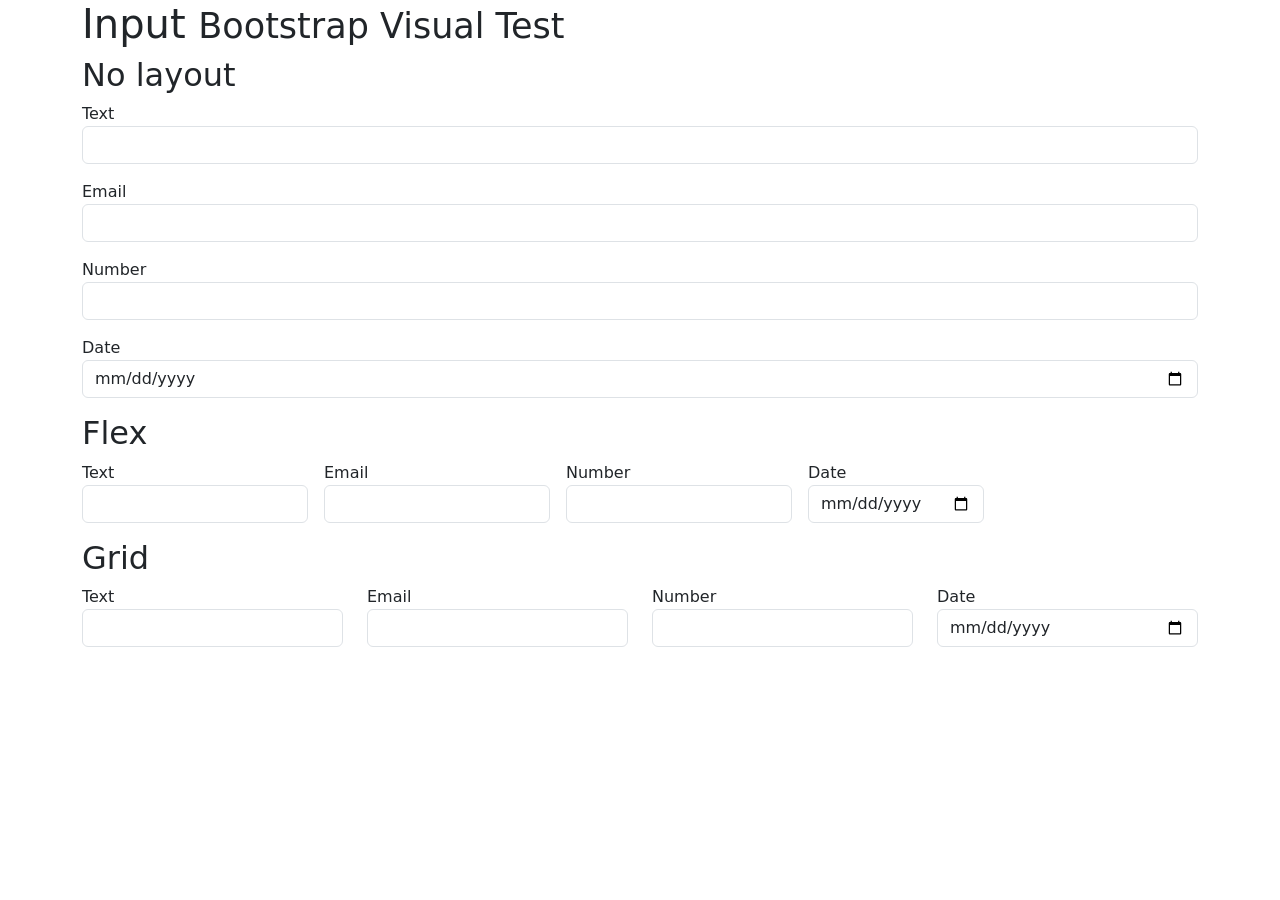
<file: modules/bootstrap-5.3.8/js/tests/visual/input.html>
<!doctype html>
<html lang="en">
  <head>
    <meta charset="utf-8">
    <meta name="viewport" content="width=device-width, initial-scale=1">
    <link href="../../../dist/css/bootstrap.min.css" rel="stylesheet">
    <title>Form</title>
    <style></style>
  </head>
  <body>
    <div class="container">
      <h1>Input <small>Bootstrap Visual Test</small></h1>

      <h2>No layout</h2>

      <div class="mb-3">
        Text
        <input class="form-control">
      </div>
      <div class="mb-3">
        Email
        <input type="email" class="form-control">
      </div>
      <div class="mb-3">
        Number
        <input type="number" class="form-control">
      </div>
      <div class="mb-3">
        Date
        <input type="date" class="form-control">
      </div>

      <h2>Flex</h2>

      <div class="d-flex flex-wrap gap-3 mb-3">
        <div>
          Text
          <input class="form-control">
        </div>
        <div>
          Email
          <input type="email" class="form-control">
        </div>
        <div>
          Number
          <input type="number" class="form-control">
        </div>
        <div>
          Date
          <input type="date" class="form-control">
        </div>
      </div>

      <h2>Grid</h2>

      <div class="row mb-3">
        <div class="col">
          Text
          <input class="form-control">
        </div>
        <div class="col">
          Email
          <input type="email" class="form-control">
        </div>
        <div class="col">
          Number
          <input type="number" class="form-control">
        </div>
        <div class="col">
          Date
          <input type="date" class="form-control">
        </div>
      </div>
    </div>

    <script src="../../../dist/js/bootstrap.bundle.js"></script>
  </body>
</html>
</file>
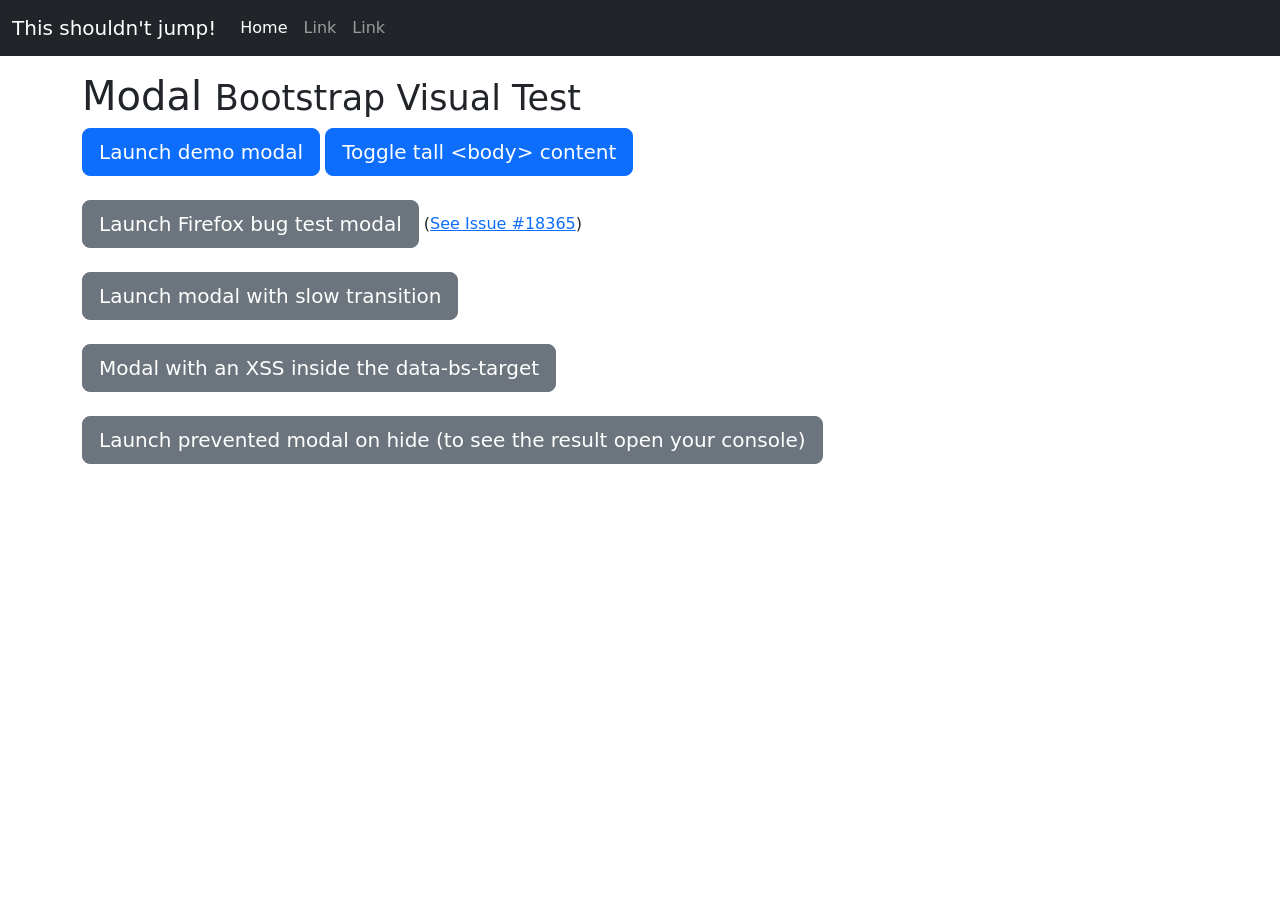
<file: modules/bootstrap-5.3.8/js/tests/visual/modal.html>
<!doctype html>
<html lang="en">
  <head>
    <meta charset="utf-8">
    <meta name="viewport" content="width=device-width, initial-scale=1">
    <link href="../../../dist/css/bootstrap.min.css" rel="stylesheet">
    <title>Modal</title>
    <style>
      #tall {
        height: 1500px;
        width: 100px;
      }
    </style>
  </head>
  <body>
    <nav class="navbar navbar-expand-lg navbar-dark bg-dark">
      <div class="container-fluid">
        <button class="navbar-toggler" type="button" data-bs-toggle="collapse" data-bs-target="#navbarResponsive" aria-controls="navbarResponsive" aria-expanded="false" aria-label="Toggle navigation">
          <span class="navbar-toggler-icon"></span>
        </button>
        <div class="collapse navbar-collapse" id="navbarResponsive">
          <a class="navbar-brand" href="#">This shouldn't jump!</a>
          <ul class="navbar-nav">
            <li class="nav-item">
              <a class="nav-link active" href="#" aria-current="page">Home</a>
            </li>
            <li class="nav-item">
              <a class="nav-link" href="#">Link</a>
            </li>
            <li class="nav-item">
              <a class="nav-link" href="#">Link</a>
            </li>
          </ul>
        </div>
      </div>
    </nav>

    <div class="container mt-3">
      <h1>Modal <small>Bootstrap Visual Test</small></h1>

      <div class="modal fade" id="myModal" tabindex="-1" aria-labelledby="myModalLabel" aria-hidden="true">
        <div class="modal-dialog">
          <div class="modal-content">
            <div class="modal-header">
              <h1 class="modal-title fs-4" id="myModalLabel">Modal title</h1>
              <button type="button" class="btn-close" data-bs-dismiss="modal" aria-label="Close"></button>
            </div>
            <div class="modal-body">
              <h4>Text in a modal</h4>
              <p>Duis mollis, est non commodo luctus, nisi erat porttitor ligula.</p>

              <h4>Popover in a modal</h4>
              <p>This <button type="button" class="btn btn-primary" data-bs-toggle="popover" data-bs-placement="left" title="Popover title" data-bs-content="And here's some amazing content. It's very engaging. Right?">button</button> should trigger a popover on click.</p>


              <h4>Tooltips in a modal</h4>
              <p><a href="#" data-bs-toggle="tooltip" data-bs-placement="top" title="Tooltip on top">This link</a> and <a href="#" data-bs-toggle="tooltip" data-bs-placement="bottom" title="Tooltip on bottom">that link</a> should have tooltips on hover.</p>

              <div id="accordion" role="tablist">
                <div class="card" role="presentation">
                  <div class="card-header" role="tab" id="headingOne">
                    <h5 class="mb-0">
                      <a data-bs-toggle="collapse" href="#collapseOne" aria-expanded="true" aria-controls="collapseOne">
                        Collapsible Group Item #1
                      </a>
                    </h5>
                  </div>

                  <div id="collapseOne" class="collapse show" data-bs-parent="#accordion" role="tabpanel" aria-labelledby="headingOne">
                    <div class="card-body">
                      Anim pariatur cliche reprehenderit, enim eiusmod high life accusamus terry richardson ad squid. 3 wolf moon officia aute, non cupidatat skateboard dolor brunch. Food truck quinoa nesciunt laborum eiusmod. Brunch 3 wolf moon tempor, sunt aliqua put a bird on it squid single-origin coffee nulla assumenda shoreditch et. Nihil anim keffiyeh helvetica, craft beer labore wes anderson cred nesciunt sapiente ea proident. Ad vegan excepteur butcher vice lomo. Leggings occaecat craft beer farm-to-table, raw denim aesthetic synth nesciunt you probably haven't heard of them accusamus labore sustainable VHS.
                    </div>
                  </div>
                </div>
                <div class="card" role="presentation">
                  <div class="card-header" role="tab" id="headingTwo">
                    <h5 class="mb-0">
                      <a class="collapsed" data-bs-toggle="collapse" href="#collapseTwo" aria-expanded="false" aria-controls="collapseTwo">
                        Collapsible Group Item #2
                      </a>
                    </h5>
                  </div>
                  <div id="collapseTwo" class="collapse" data-bs-parent="#accordion" role="tabpanel" aria-labelledby="headingTwo">
                    <div class="card-body">
                      Anim pariatur cliche reprehenderit, enim eiusmod high life accusamus terry richardson ad squid. 3 wolf moon officia aute, non cupidatat skateboard dolor brunch. Food truck quinoa nesciunt laborum eiusmod. Brunch 3 wolf moon tempor, sunt aliqua put a bird on it squid single-origin coffee nulla assumenda shoreditch et. Nihil anim keffiyeh helvetica, craft beer labore wes anderson cred nesciunt sapiente ea proident. Ad vegan excepteur butcher vice lomo. Leggings occaecat craft beer farm-to-table, raw denim aesthetic synth nesciunt you probably haven't heard of them accusamus labore sustainable VHS.
                    </div>
                  </div>
                </div>
                <div class="card" role="presentation">
                  <div class="card-header" role="tab" id="headingThree">
                    <h5 class="mb-0">
                      <a class="collapsed" data-bs-toggle="collapse" href="#collapseThree" aria-expanded="false" aria-controls="collapseThree">
                        Collapsible Group Item #3
                      </a>
                    </h5>
                  </div>
                  <div id="collapseThree" class="collapse" data-bs-parent="#accordion" role="tabpanel" aria-labelledby="headingThree">
                    <div class="card-body">
                      Anim pariatur cliche reprehenderit, enim eiusmod high life accusamus terry richardson ad squid. 3 wolf moon officia aute, non cupidatat skateboard dolor brunch. Food truck quinoa nesciunt laborum eiusmod. Brunch 3 wolf moon tempor, sunt aliqua put a bird on it squid single-origin coffee nulla assumenda shoreditch et. Nihil anim keffiyeh helvetica, craft beer labore wes anderson cred nesciunt sapiente ea proident. Ad vegan excepteur butcher vice lomo. Leggings occaecat craft beer farm-to-table, raw denim aesthetic synth nesciunt you probably haven't heard of them accusamus labore sustainable VHS.
                    </div>
                  </div>
                </div>
              </div>

              <hr>

              <h4>Overflowing text to show scroll behavior</h4>
              <p>Cras mattis consectetur purus sit amet fermentum. Cras justo odio, dapibus ac facilisis in, egestas eget quam. Morbi leo risus, porta ac consectetur ac, vestibulum at eros.</p>
              <p>Praesent commodo cursus magna, vel scelerisque nisl consectetur et. Vivamus sagittis lacus vel augue laoreet rutrum faucibus dolor auctor.</p>
              <p>Aenean lacinia bibendum nulla sed consectetur. Praesent commodo cursus magna, vel scelerisque nisl consectetur et. Donec sed odio dui. Donec ullamcorper nulla non metus auctor fringilla.</p>
              <p>Cras mattis consectetur purus sit amet fermentum. Cras justo odio, dapibus ac facilisis in, egestas eget quam. Morbi leo risus, porta ac consectetur ac, vestibulum at eros.</p>
              <p>Praesent commodo cursus magna, vel scelerisque nisl consectetur et. Vivamus sagittis lacus vel augue laoreet rutrum faucibus dolor auctor.</p>
              <p>Aenean lacinia bibendum nulla sed consectetur. Praesent commodo cursus magna, vel scelerisque nisl consectetur et. Donec sed odio dui. Donec ullamcorper nulla non metus auctor fringilla.</p>
              <p>Cras mattis consectetur purus sit amet fermentum. Cras justo odio, dapibus ac facilisis in, egestas eget quam. Morbi leo risus, porta ac consectetur ac, vestibulum at eros.</p>
              <p>Praesent commodo cursus magna, vel scelerisque nisl consectetur et. Vivamus sagittis lacus vel augue laoreet rutrum faucibus dolor auctor.</p>
              <p>Aenean lacinia bibendum nulla sed consectetur. Praesent commodo cursus magna, vel scelerisque nisl consectetur et. Donec sed odio dui. Donec ullamcorper nulla non metus auctor fringilla.</p>
            </div>
            <div class="modal-footer">
              <button type="button" class="btn btn-secondary" data-bs-dismiss="modal">Close</button>
              <button type="button" class="btn btn-primary">Save changes</button>
            </div>
          </div>
        </div>
      </div>

      <div class="modal fade" id="firefoxModal" tabindex="-1" aria-labelledby="firefoxModalLabel" aria-hidden="true">
        <div class="modal-dialog">
          <div class="modal-content">
            <div class="modal-header">
              <h1 class="modal-title fs-4" id="firefoxModalLabel">Firefox Bug Test</h1>
              <button type="button" class="btn-close" data-bs-dismiss="modal" aria-label="Close"></button>
            </div>
            <div class="modal-body">
              <ol>
                <li>Ensure you're using Firefox.</li>
                <li>Open a new tab and then switch back to this tab.</li>
                <li>Click into this input: <input type="text" id="ff-bug-input"></li>
                <li>Switch to the other tab and then back to this tab.</li>
              </ol>
              <p>Test result: <strong id="ff-bug-test-result"></strong></p>
            </div>
            <div class="modal-footer">
              <button type="button" class="btn btn-secondary" data-bs-dismiss="modal">Close</button>
              <button type="button" class="btn btn-primary">Save changes</button>
            </div>
          </div>
        </div>
      </div>

      <div class="modal fade" id="slowModal" tabindex="-1" aria-labelledby="slowModalLabel" aria-hidden="true" style="transition-duration: 5s;">
        <div class="modal-dialog" style="transition-duration: inherit;">
          <div class="modal-content">
            <div class="modal-header">
              <h1 class="modal-title fs-4" id="slowModalLabel">Lorem slowly</h1>
              <button type="button" class="btn-close" data-bs-dismiss="modal" aria-label="Close"></button>
            </div>
            <div class="modal-body">
              <p>Cum sociis natoque penatibus et magnis dis parturient montes, nascetur ridiculus mus. Duis mollis, est non commodo luctus, nisi erat porttitor ligula, eget lacinia odio sem nec elit. Donec sed odio dui. Nullam quis risus eget urna mollis ornare vel eu leo. Nulla vitae elit libero, a pharetra augue.</p>
            </div>
            <div class="modal-footer">
              <button type="button" class="btn btn-secondary" data-bs-dismiss="modal">Close</button>
              <button type="button" class="btn btn-primary">Save changes</button>
            </div>
          </div>
        </div>
      </div>

      <button type="button" class="btn btn-primary btn-lg" data-bs-toggle="modal" data-bs-target="#myModal">
        Launch demo modal
      </button>

      <button type="button" class="btn btn-primary btn-lg" id="tall-toggle">
        Toggle tall &lt;body&gt; content
      </button>

      <br><br>

      <button type="button" class="btn btn-secondary btn-lg" data-bs-toggle="modal" data-bs-target="#firefoxModal">
        Launch Firefox bug test modal
      </button>
      (<a href="https://github.com/twbs/bootstrap/issues/18365">See Issue #18365</a>)

      <br><br>

      <button type="button" class="btn btn-secondary btn-lg" data-bs-toggle="modal" data-bs-target="#slowModal">
        Launch modal with slow transition
      </button>

      <br><br>

      <div class="text-bg-dark p-2" id="tall" style="display: none;">
        Tall body content to force the page to have a scrollbar.
      </div>

      <button type="button" class="btn btn-secondary btn-lg" data-bs-toggle="modal" data-bs-target="&#x3C;div class=&#x22;modal fade the-bad&#x22; tabindex=&#x22;-1&#x22;&#x3E;&#x3C;div class=&#x22;modal-dialog&#x22;&#x3E;&#x3C;div class=&#x22;modal-content&#x22;&#x3E;&#x3C;div class=&#x22;modal-header&#x22;&#x3E;&#x3C;button type=&#x22;button&#x22; class=&#x22;btn-close&#x22; data-bs-dismiss=&#x22;modal&#x22; aria-label=&#x22;Close&#x22;&#x3E;&#x3C;span aria-hidden=&#x22;true&#x22;&#x3E;&#x26;times;&#x3C;/span&#x3E;&#x3C;/button&#x3E;&#x3C;h1 class=&#x22;modal-title fs-4&#x22;&#x3E;The Bad Modal&#x3C;/h1&#x3E;&#x3C;/div&#x3E;&#x3C;div class=&#x22;modal-body&#x22;&#x3E;This modal&#x27;s HTTML source code is declared inline, inside the data-bs-target attribute of it&#x27;s show-button&#x3C;/div&#x3E;&#x3C;/div&#x3E;&#x3C;/div&#x3E;&#x3C;/div&#x3E;">
        Modal with an XSS inside the data-bs-target
      </button>

      <br><br>

      <button type="button" class="btn btn-secondary btn-lg" id="btnPreventModal">
        Launch prevented modal on hide (to see the result open your console)
      </button>
    </div>

    <script src="../../../dist/js/bootstrap.bundle.js"></script>
    <script>
      /* global bootstrap: false */

      const ffBugTestResult = document.getElementById('ff-bug-test-result')
      const firefoxTestDone = false

      function reportFirefoxTestResult(result) {
        if (!firefoxTestDone) {
          ffBugTestResult.classList.add(result ? 'text-success' : 'text-danger')
          ffBugTestResult.textContent = result ? 'PASS' : 'FAIL'
        }
      }

      document.querySelectorAll('[data-bs-toggle="popover"]').forEach(popoverEl => new bootstrap.Popover(popoverEl))

      document.querySelectorAll('[data-bs-toggle="tooltip"]').forEach(tooltipEl => new bootstrap.Tooltip(tooltipEl))

      const tall = document.getElementById('tall')
      document.getElementById('tall-toggle').addEventListener('click', () => {
        tall.style.display = tall.style.display === 'none' ? 'block' : 'none'
      })

      const ffBugInput = document.getElementById('ff-bug-input')
      const firefoxModal = document.getElementById('firefoxModal')
      function handlerClickFfBugInput() {
        firefoxModal.addEventListener('focus', reportFirefoxTestResult.bind(false))
        ffBugInput.addEventListener('focus', reportFirefoxTestResult.bind(true))
        ffBugInput.removeEventListener('focus', handlerClickFfBugInput)
      }

      ffBugInput.addEventListener('focus', handlerClickFfBugInput)

      const modalFf = new bootstrap.Modal(firefoxModal)

      document.getElementById('btnPreventModal').addEventListener('click', () => {
        const shownFirefoxModal = () => {
          modalFf.hide()
          firefoxModal.removeEventListener('shown.bs.modal', hideFirefoxModal)
        }

        const hideFirefoxModal = event => {
          event.preventDefault()
          firefoxModal.removeEventListener('hide.bs.modal', hideFirefoxModal)

          if (modalFf._isTransitioning) {
            console.error('Modal plugin should not set _isTransitioning when hide event is prevented')
          } else {
            console.log('Test passed')
            modalFf.hide() // work as expected
          }
        }

        firefoxModal.addEventListener('shown.bs.modal', shownFirefoxModal)
        firefoxModal.addEventListener('hide.bs.modal', hideFirefoxModal)
        modalFf.show()
      })

      // Test transition duration
      let t0
      let t1
      const slowModal = document.getElementById('slowModal')

      slowModal.addEventListener('shown.bs.modal', () => {
        t1 = performance.now()
        console.log(`transition-duration took ${t1 - t0}ms.`)
      })

      slowModal.addEventListener('show.bs.modal', () => {
        t0 = performance.now()
      })
    </script>
  </body>
</html>
</file>
